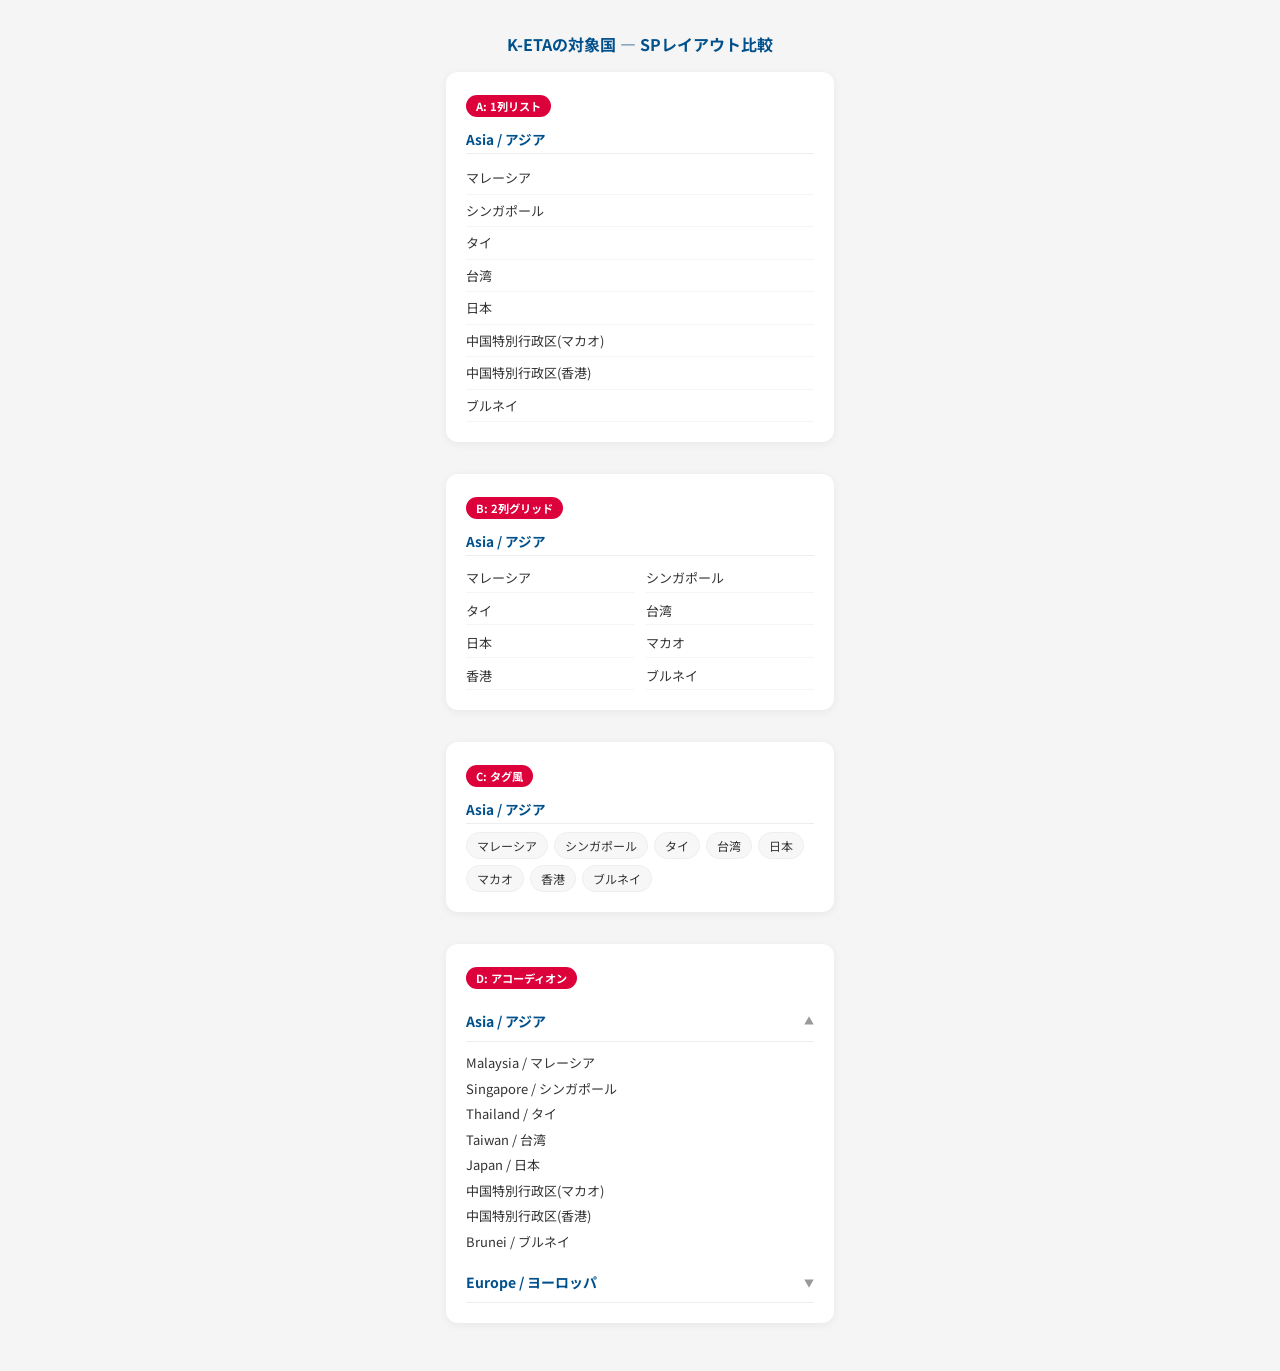
<file: country-demo.html>
<!DOCTYPE html>
<html lang="ja">
<head>
<meta charset="UTF-8">
<meta name="viewport" content="width=device-width, initial-scale=1.0">
<title>対象国リスト SPレイアウト比較</title>
<link href="https://fonts.googleapis.com/css2?family=Noto+Sans+JP:wght@400;500;700&display=swap" rel="stylesheet">
<style>
*{box-sizing:border-box;margin:0;padding:0}
body{font-family:'Noto Sans JP',sans-serif;background:#f5f5f5;color:#333;padding:16px;max-width:420px;margin:0 auto}
h1{font-size:1rem;text-align:center;margin:16px 0;color:#00508C}
.pattern{background:#fff;border-radius:12px;padding:20px;margin-bottom:32px;box-shadow:0 2px 8px rgba(0,0,0,.06)}
.tag{background:#dc003b;color:#fff;font-size:.7rem;font-weight:700;padding:3px 10px;border-radius:16px;display:inline-block;margin-bottom:12px}
h2{font-size:.95rem;margin-bottom:12px;color:#333}
h3{font-size:.85rem;color:#00508C;margin-bottom:8px;padding-bottom:4px;border-bottom:1px solid #eee}

/* A: 1列リスト */
.list-a li{font-size:13px;line-height:1.5;padding:6px 0;border-bottom:1px solid #f5f5f5;list-style:none}

/* B: 2列グリッド（日本語のみ） */
.list-b{display:grid;grid-template-columns:1fr 1fr;gap:4px 12px;list-style:none}
.list-b li{font-size:13px;line-height:1.5;padding:4px 0;border-bottom:1px solid #f5f5f5}

/* C: タグ風 */
.list-c{display:flex;flex-wrap:wrap;gap:6px;list-style:none}
.list-c li{font-size:12px;background:#f7f7f7;padding:4px 10px;border-radius:16px;border:1px solid #eee}

/* D: アコーディオン（地域ごとに開閉） */
.acc-header{font-size:14px;font-weight:700;color:#00508C;padding:10px 0;border-bottom:1px solid #eee;cursor:pointer;display:flex;justify-content:space-between;align-items:center}
.acc-header::after{content:'▼';font-size:10px;color:#999;transition:transform .2s}
.acc-header.open::after{transform:rotate(180deg)}
.acc-body{max-height:0;overflow:hidden;transition:max-height .3s}
.acc-body.open{max-height:500px}
.acc-body ul{list-style:none;padding:8px 0}
.acc-body li{font-size:13px;line-height:1.5;padding:3px 0}
</style>
</head>
<body>

<h1>K-ETAの対象国 — SPレイアウト比較</h1>

<!-- A -->
<div class="pattern">
<span class="tag">A: 1列リスト</span>
<h3>Asia / アジア</h3>
<ul class="list-a">
<li>マレーシア</li><li>シンガポール</li><li>タイ</li><li>台湾</li><li>日本</li><li>中国特別行政区(マカオ)</li><li>中国特別行政区(香港)</li><li>ブルネイ</li>
</ul>
</div>

<!-- B -->
<div class="pattern">
<span class="tag">B: 2列グリッド</span>
<h3>Asia / アジア</h3>
<ul class="list-b">
<li>マレーシア</li><li>シンガポール</li><li>タイ</li><li>台湾</li><li>日本</li><li>マカオ</li><li>香港</li><li>ブルネイ</li>
</ul>
</div>

<!-- C -->
<div class="pattern">
<span class="tag">C: タグ風</span>
<h3>Asia / アジア</h3>
<ul class="list-c">
<li>マレーシア</li><li>シンガポール</li><li>タイ</li><li>台湾</li><li>日本</li><li>マカオ</li><li>香港</li><li>ブルネイ</li>
</ul>
</div>

<!-- D -->
<div class="pattern">
<span class="tag">D: アコーディオン</span>
<div class="acc-header open" onclick="this.classList.toggle('open');this.nextElementSibling.classList.toggle('open')">Asia / アジア</div>
<div class="acc-body open">
<ul>
<li>Malaysia / マレーシア</li><li>Singapore / シンガポール</li><li>Thailand / タイ</li><li>Taiwan / 台湾</li><li>Japan / 日本</li><li>中国特別行政区(マカオ)</li><li>中国特別行政区(香港)</li><li>Brunei / ブルネイ</li>
</ul>
</div>
<div class="acc-header" onclick="this.classList.toggle('open');this.nextElementSibling.classList.toggle('open')">Europe / ヨーロッパ</div>
<div class="acc-body">
<ul>
<li>Austria / オーストリア</li><li>Belgium / ベルギー</li><li>Denmark / デンマーク</li><li>Finland / フィンランド</li><li>France / フランス</li><li>Germany / ドイツ</li><li>Greece / ギリシャ</li><li>Italy / イタリア</li>
</ul>
</div>
</div>

</body>
</html>
</file>
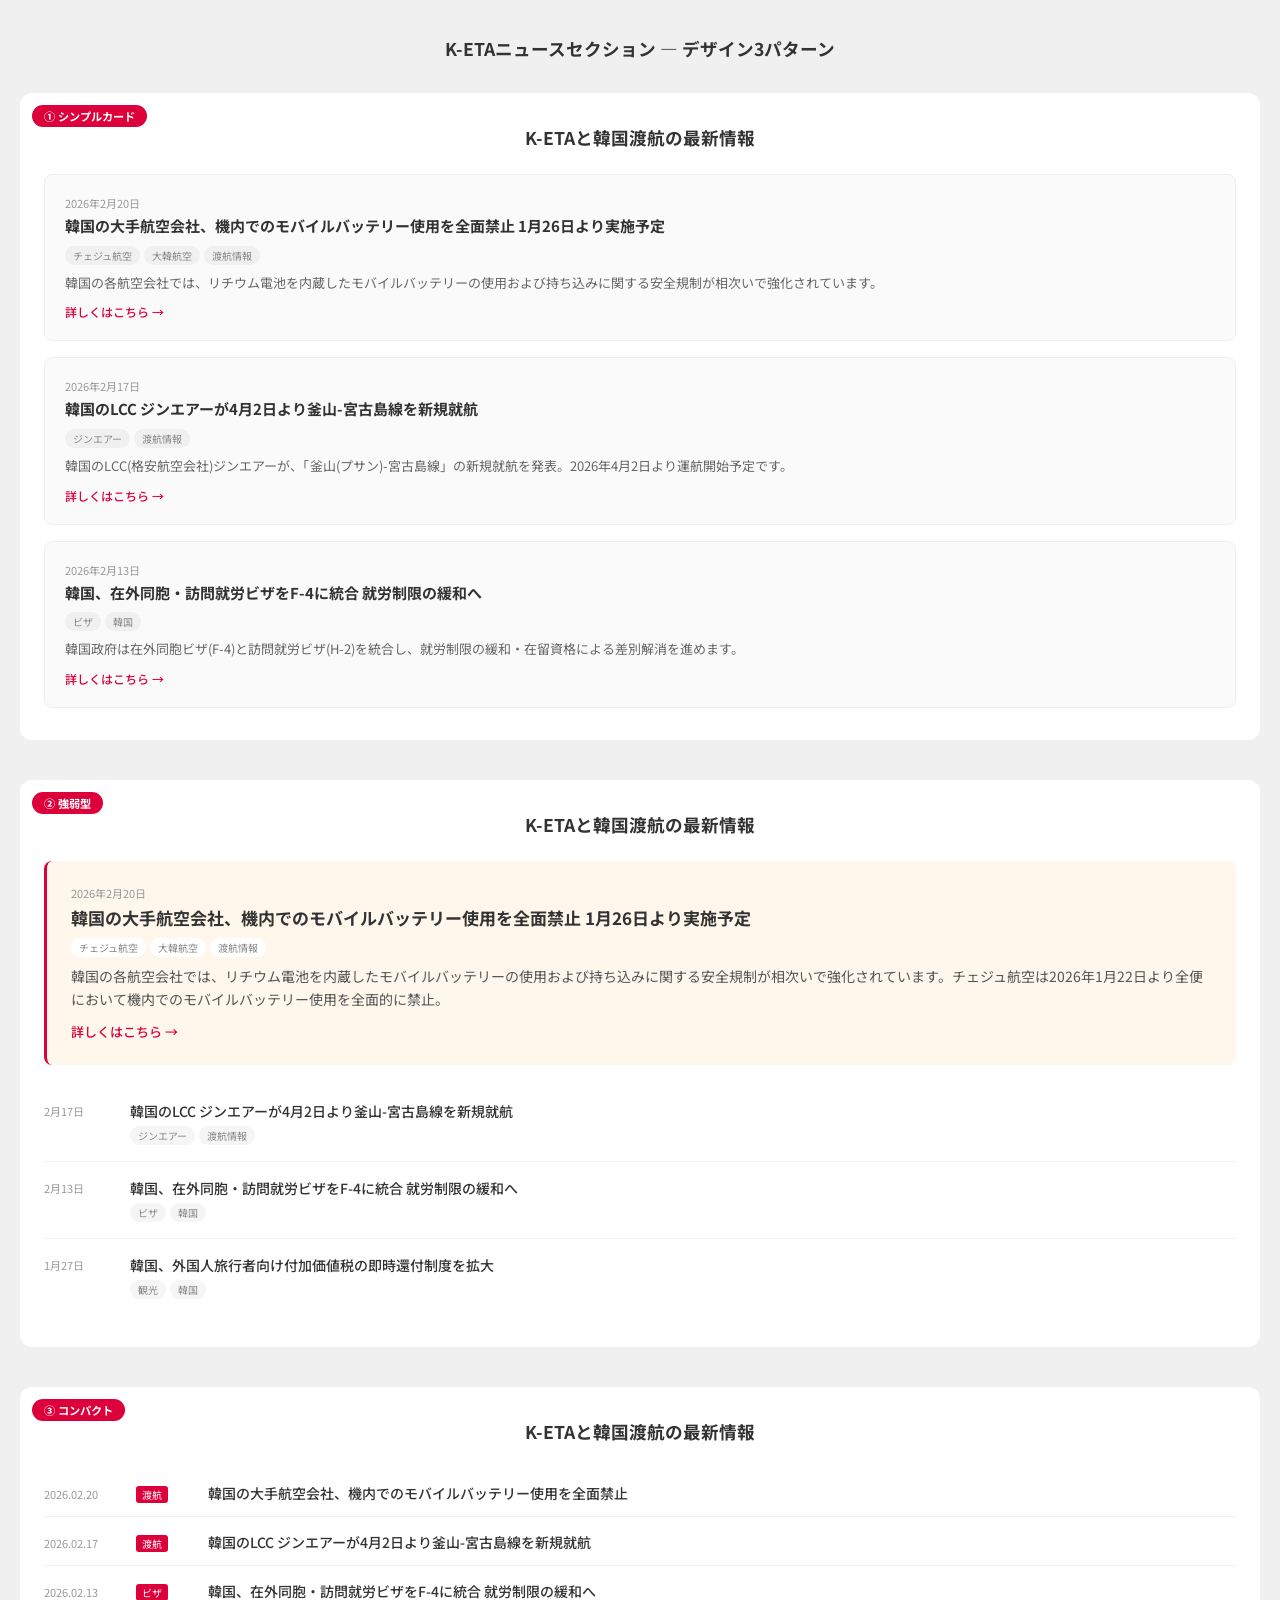
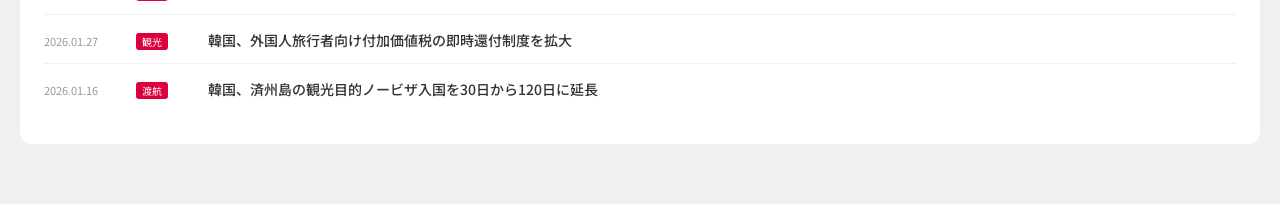
<file: news-demo.html>
<!DOCTYPE html>
<html lang="ja">
<head>
<meta charset="UTF-8">
<meta name="viewport" content="width=device-width, initial-scale=1.0">
<title>ニュースセクション 3パターン</title>
<link href="https://fonts.googleapis.com/css2?family=Noto+Sans+JP:wght@400;500;700&display=swap" rel="stylesheet">
<style>
*{box-sizing:border-box;margin:0;padding:0}
body{font-family:'Noto Sans JP',sans-serif;background:#f0f0f0;color:#333;padding:20px}
h1{text-align:center;font-size:1.1rem;margin:16px 0 32px;color:#333}
.pattern-wrap{background:#fff;border-radius:12px;padding:32px 24px;margin-bottom:40px;position:relative}
.ptag{position:absolute;top:12px;left:12px;background:#dc003b;color:#fff;font-size:.7rem;font-weight:700;padding:3px 12px;border-radius:16px}
.pattern-wrap>h2{text-align:center;font-size:1.1rem;font-weight:700;margin-bottom:24px;color:#333}

/* ========== ① シンプルカード型 ========== */
.news-a .card{background:#fafafa;border:1px solid #eee;border-radius:8px;padding:20px;margin-bottom:16px}
.news-a .card:last-child{margin-bottom:0}
.news-a .card .date{font-size:11px;color:#999;margin-bottom:4px}
.news-a .card h3{font-size:15px;font-weight:700;line-height:1.5;margin-bottom:8px;color:#333}
.news-a .card h3 a{color:#333;text-decoration:none}
.news-a .card .tags{display:flex;flex-wrap:wrap;gap:4px;margin-bottom:8px}
.news-a .card .tag{font-size:10px;color:#888;background:#f0f0f0;padding:2px 8px;border-radius:10px}
.news-a .card .excerpt{font-size:13px;color:#666;line-height:1.6;display:-webkit-box;-webkit-line-clamp:2;-webkit-box-orient:vertical;overflow:hidden}
.news-a .card .more{margin-top:10px;font-size:12px}
.news-a .card .more a{color:#dc003b;text-decoration:none;font-weight:500}

/* ========== ② 強弱型 ========== */
.news-b .card-main{background:#fff7ec;border-radius:8px;padding:24px;margin-bottom:20px;border-left:3px solid #dc003b}
.news-b .card-main .date{font-size:11px;color:#999;margin-bottom:4px}
.news-b .card-main h3{font-size:17px;font-weight:700;line-height:1.5;margin-bottom:8px;color:#333}
.news-b .card-main h3 a{color:#333;text-decoration:none}
.news-b .card-main .tags{display:flex;flex-wrap:wrap;gap:4px;margin-bottom:8px}
.news-b .card-main .tag{font-size:10px;color:#888;background:#fff;padding:2px 8px;border-radius:10px}
.news-b .card-main .excerpt{font-size:14px;color:#555;line-height:1.6;display:-webkit-box;-webkit-line-clamp:3;-webkit-box-orient:vertical;overflow:hidden}
.news-b .card-main .more{margin-top:12px;font-size:13px}
.news-b .card-main .more a{color:#dc003b;text-decoration:none;font-weight:500}

.news-b .card-sub{display:flex;align-items:flex-start;gap:16px;padding:16px 0;border-bottom:1px solid #f0f0f0}
.news-b .card-sub:last-child{border-bottom:none}
.news-b .card-sub .date-col{flex-shrink:0;font-size:11px;color:#999;width:70px;padding-top:2px}
.news-b .card-sub .content{flex:1}
.news-b .card-sub h3{font-size:14px;font-weight:500;line-height:1.5;color:#333}
.news-b .card-sub h3 a{color:#333;text-decoration:none}
.news-b .card-sub .tags{display:flex;flex-wrap:wrap;gap:4px;margin-top:4px}
.news-b .card-sub .tag{font-size:10px;color:#888;background:#f5f5f5;padding:2px 8px;border-radius:10px}

/* ========== ③ コンパクト一覧型 ========== */
.news-c .row{display:flex;align-items:baseline;gap:12px;padding:12px 0;border-bottom:1px solid #f0f0f0}
.news-c .row:last-child{border-bottom:none}
.news-c .row .date{flex-shrink:0;font-size:11px;color:#999;width:80px}
.news-c .row .tags-inline{flex-shrink:0;width:60px}
.news-c .row .tags-inline .tag{font-size:10px;color:#fff;background:#dc003b;padding:1px 6px;border-radius:3px}
.news-c .row h3{flex:1;font-size:14px;font-weight:500;line-height:1.4;color:#333}
.news-c .row h3 a{color:#333;text-decoration:none}
.news-c .row h3 a:hover{color:#dc003b}

@media(max-width:768px){
  body{padding:12px}
  .pattern-wrap{padding:20px 16px}
  .news-b .card-sub{flex-direction:column;gap:4px}
  .news-b .card-sub .date-col{width:auto}
  .news-c .row{flex-wrap:wrap}
  .news-c .row .date{width:auto}
  .news-c .row .tags-inline{width:auto}
  .news-c .row h3{flex:0 0 100%;margin-top:4px}
}
</style>
</head>
<body>

<h1>K-ETAニュースセクション — デザイン3パターン</h1>

<!-- ① シンプルカード型 -->
<div class="pattern-wrap">
<span class="ptag">① シンプルカード</span>
<h2>K-ETAと韓国渡航の最新情報</h2>
<div class="news-a">

<div class="card">
<div class="date">2026年2月20日</div>
<h3><a href="#">韓国の大手航空会社、機内でのモバイルバッテリー使用を全面禁止 1月26日より実施予定</a></h3>
<div class="tags"><span class="tag">チェジュ航空</span><span class="tag">大韓航空</span><span class="tag">渡航情報</span></div>
<div class="excerpt">韓国の各航空会社では、リチウム電池を内蔵したモバイルバッテリーの使用および持ち込みに関する安全規制が相次いで強化されています。</div>
<div class="more"><a href="#">詳しくはこちら →</a></div>
</div>

<div class="card">
<div class="date">2026年2月17日</div>
<h3><a href="#">韓国のLCC ジンエアーが4月2日より釜山-宮古島線を新規就航</a></h3>
<div class="tags"><span class="tag">ジンエアー</span><span class="tag">渡航情報</span></div>
<div class="excerpt">韓国のLCC(格安航空会社)ジンエアーが、「釜山(プサン)-宮古島線」の新規就航を発表。2026年4月2日より運航開始予定です。</div>
<div class="more"><a href="#">詳しくはこちら →</a></div>
</div>

<div class="card">
<div class="date">2026年2月13日</div>
<h3><a href="#">韓国、在外同胞・訪問就労ビザをF-4に統合 就労制限の緩和へ</a></h3>
<div class="tags"><span class="tag">ビザ</span><span class="tag">韓国</span></div>
<div class="excerpt">韓国政府は在外同胞ビザ(F-4)と訪問就労ビザ(H-2)を統合し、就労制限の緩和・在留資格による差別解消を進めます。</div>
<div class="more"><a href="#">詳しくはこちら →</a></div>
</div>

</div>
</div>

<!-- ② 強弱型 -->
<div class="pattern-wrap">
<span class="ptag">② 強弱型</span>
<h2>K-ETAと韓国渡航の最新情報</h2>
<div class="news-b">

<div class="card-main">
<div class="date">2026年2月20日</div>
<h3><a href="#">韓国の大手航空会社、機内でのモバイルバッテリー使用を全面禁止 1月26日より実施予定</a></h3>
<div class="tags"><span class="tag">チェジュ航空</span><span class="tag">大韓航空</span><span class="tag">渡航情報</span></div>
<div class="excerpt">韓国の各航空会社では、リチウム電池を内蔵したモバイルバッテリーの使用および持ち込みに関する安全規制が相次いで強化されています。チェジュ航空は2026年1月22日より全便において機内でのモバイルバッテリー使用を全面的に禁止。</div>
<div class="more"><a href="#">詳しくはこちら →</a></div>
</div>

<div class="card-sub">
<div class="date-col">2月17日</div>
<div class="content">
<h3><a href="#">韓国のLCC ジンエアーが4月2日より釜山-宮古島線を新規就航</a></h3>
<div class="tags"><span class="tag">ジンエアー</span><span class="tag">渡航情報</span></div>
</div>
</div>

<div class="card-sub">
<div class="date-col">2月13日</div>
<div class="content">
<h3><a href="#">韓国、在外同胞・訪問就労ビザをF-4に統合 就労制限の緩和へ</a></h3>
<div class="tags"><span class="tag">ビザ</span><span class="tag">韓国</span></div>
</div>
</div>

<div class="card-sub">
<div class="date-col">1月27日</div>
<div class="content">
<h3><a href="#">韓国、外国人旅行者向け付加価値税の即時還付制度を拡大</a></h3>
<div class="tags"><span class="tag">観光</span><span class="tag">韓国</span></div>
</div>
</div>

</div>
</div>

<!-- ③ コンパクト一覧型 -->
<div class="pattern-wrap">
<span class="ptag">③ コンパクト</span>
<h2>K-ETAと韓国渡航の最新情報</h2>
<div class="news-c">

<div class="row">
<div class="date">2026.02.20</div>
<div class="tags-inline"><span class="tag">渡航</span></div>
<h3><a href="#">韓国の大手航空会社、機内でのモバイルバッテリー使用を全面禁止</a></h3>
</div>

<div class="row">
<div class="date">2026.02.17</div>
<div class="tags-inline"><span class="tag">渡航</span></div>
<h3><a href="#">韓国のLCC ジンエアーが4月2日より釜山-宮古島線を新規就航</a></h3>
</div>

<div class="row">
<div class="date">2026.02.13</div>
<div class="tags-inline"><span class="tag">ビザ</span></div>
<h3><a href="#">韓国、在外同胞・訪問就労ビザをF-4に統合 就労制限の緩和へ</a></h3>
</div>

<div class="row">
<div class="date">2026.01.27</div>
<div class="tags-inline"><span class="tag">観光</span></div>
<h3><a href="#">韓国、外国人旅行者向け付加価値税の即時還付制度を拡大</a></h3>
</div>

<div class="row">
<div class="date">2026.01.16</div>
<div class="tags-inline"><span class="tag">渡航</span></div>
<h3><a href="#">韓国、済州島の観光目的ノービザ入国を30日から120日に延長</a></h3>
</div>

</div>
</div>

</body>
</html>
</file>
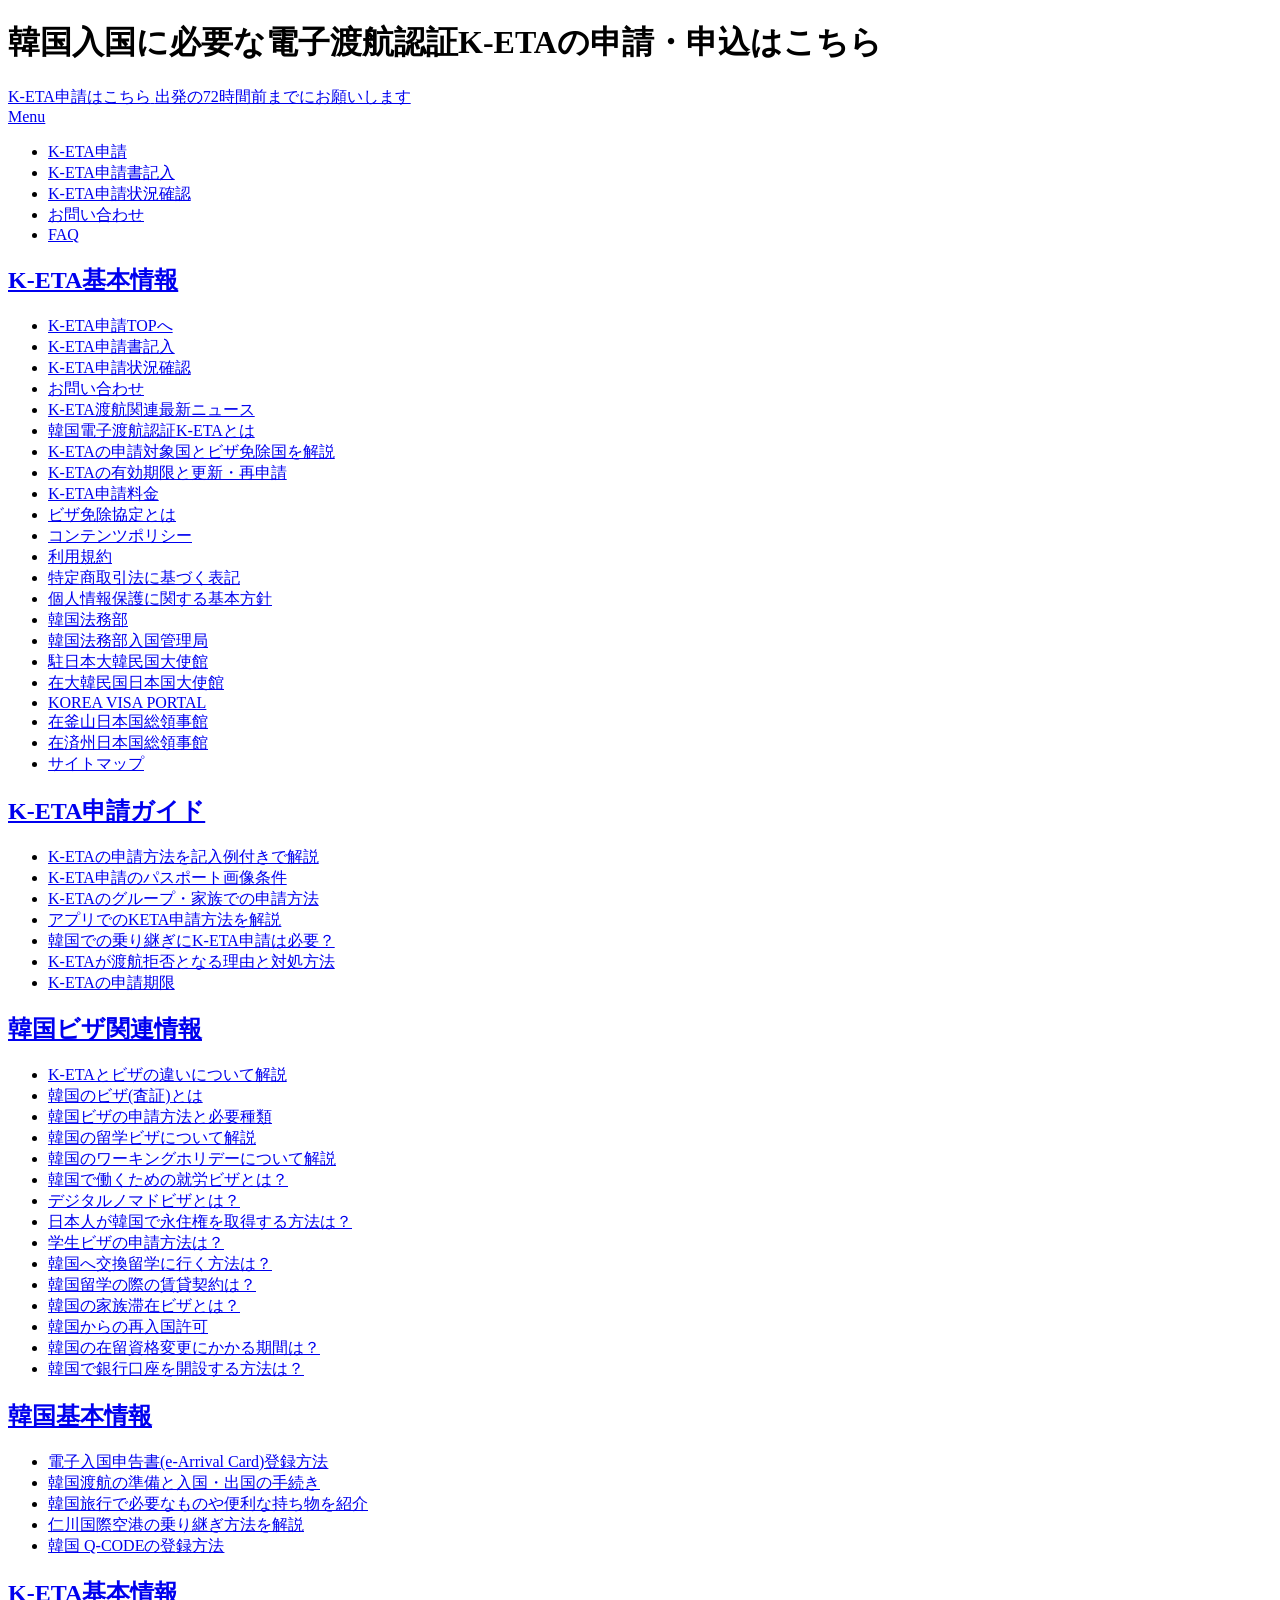
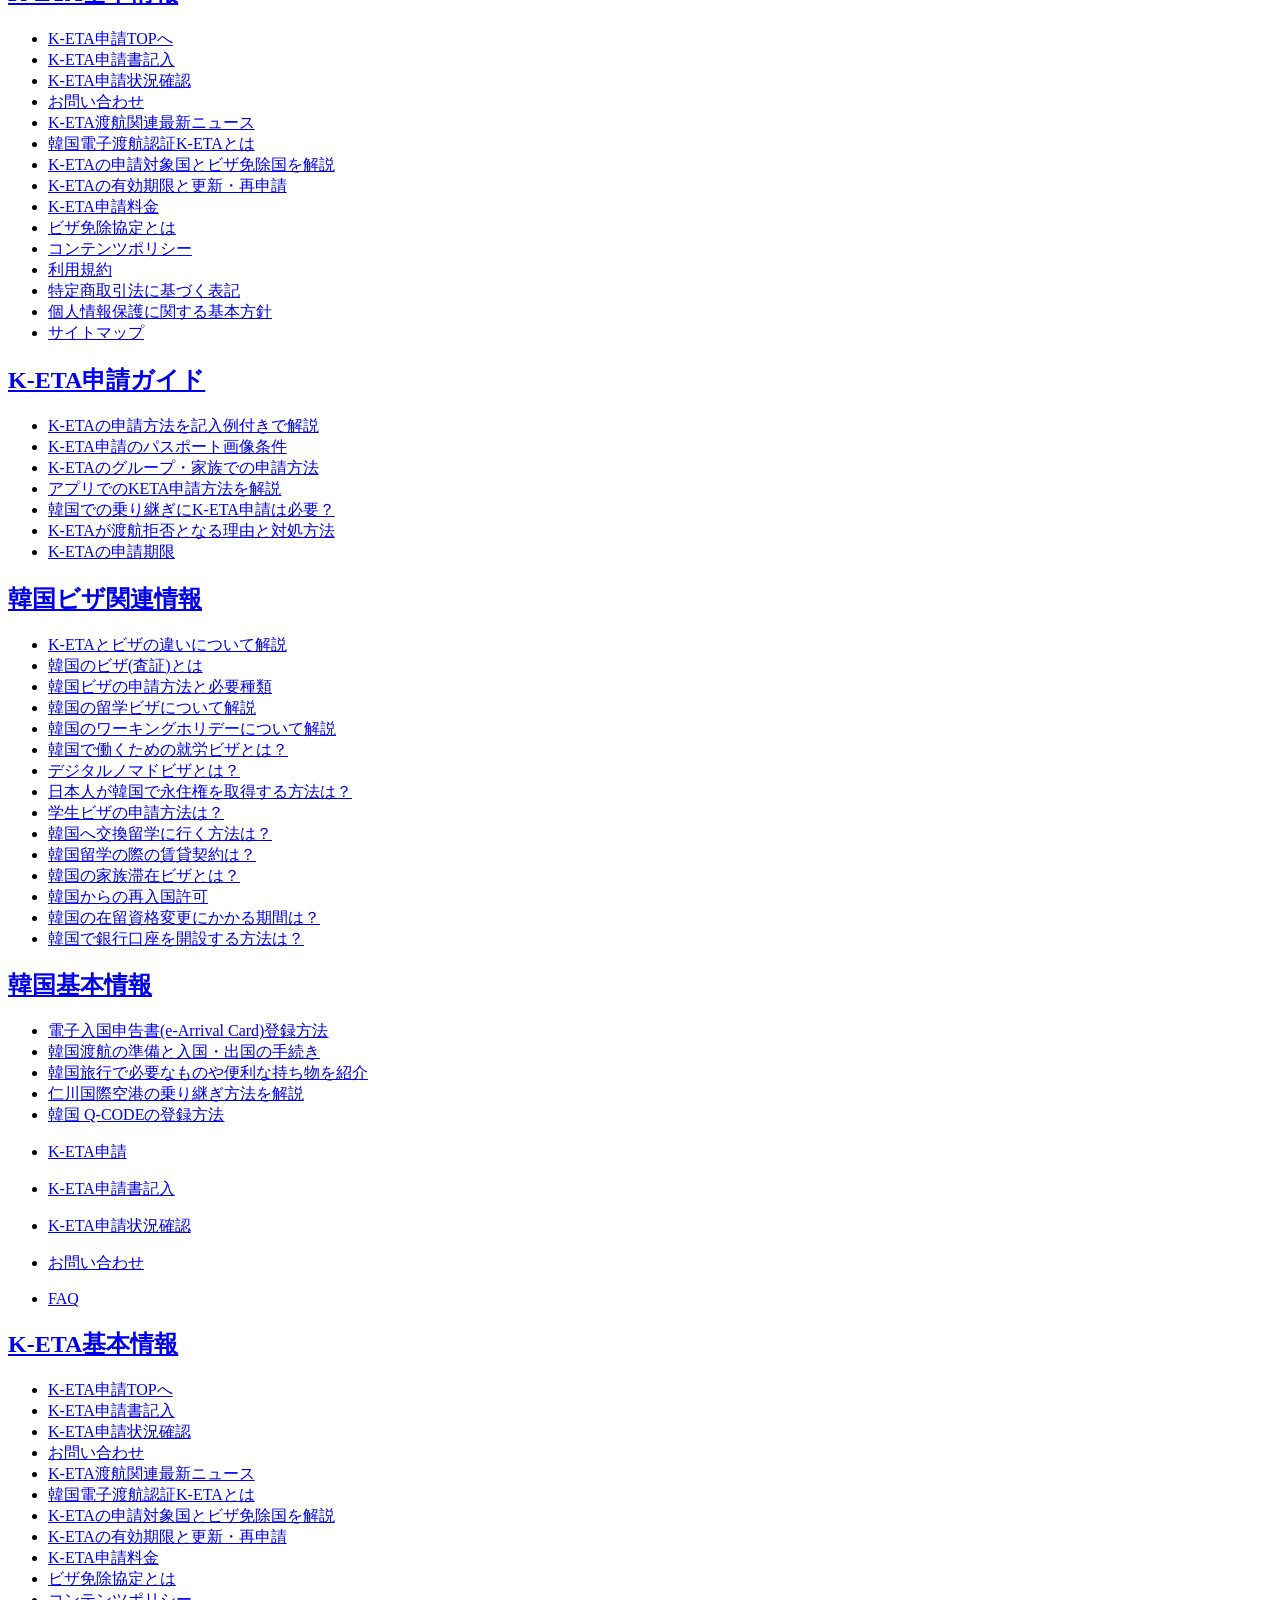
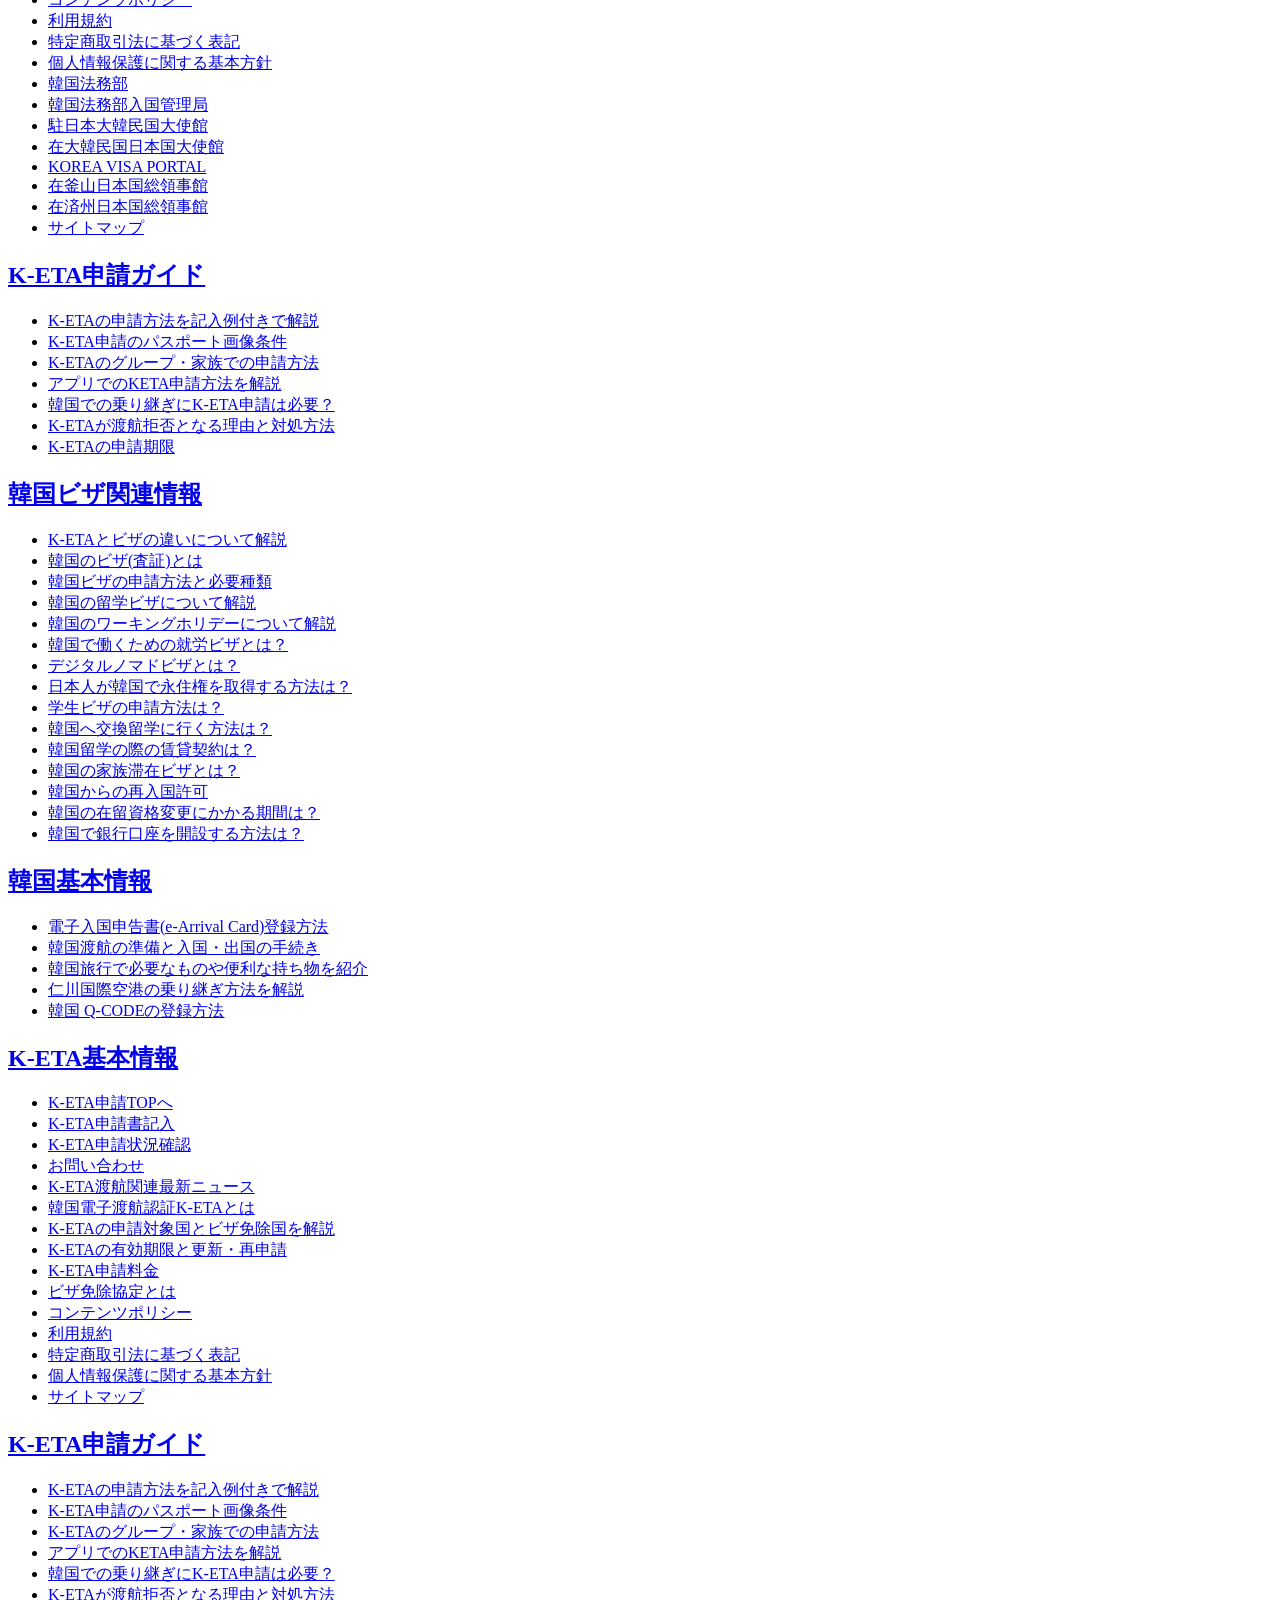
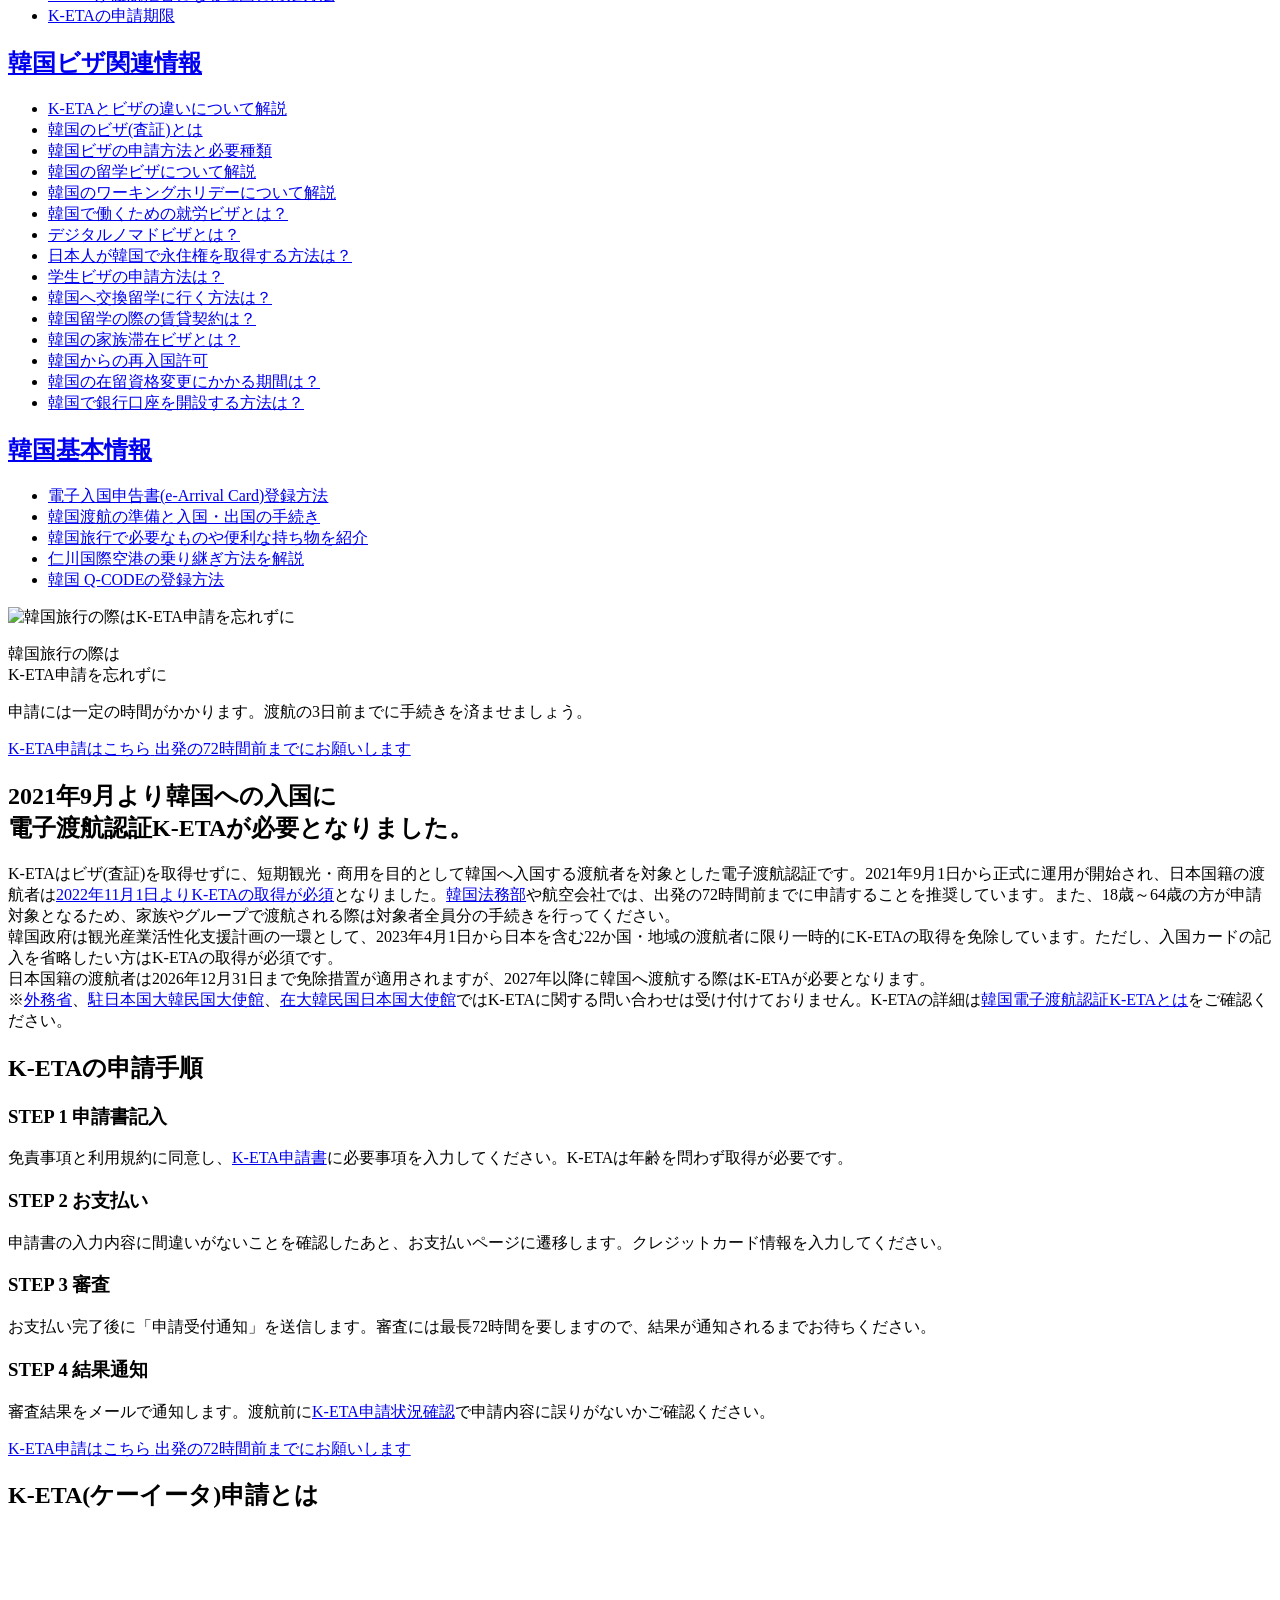
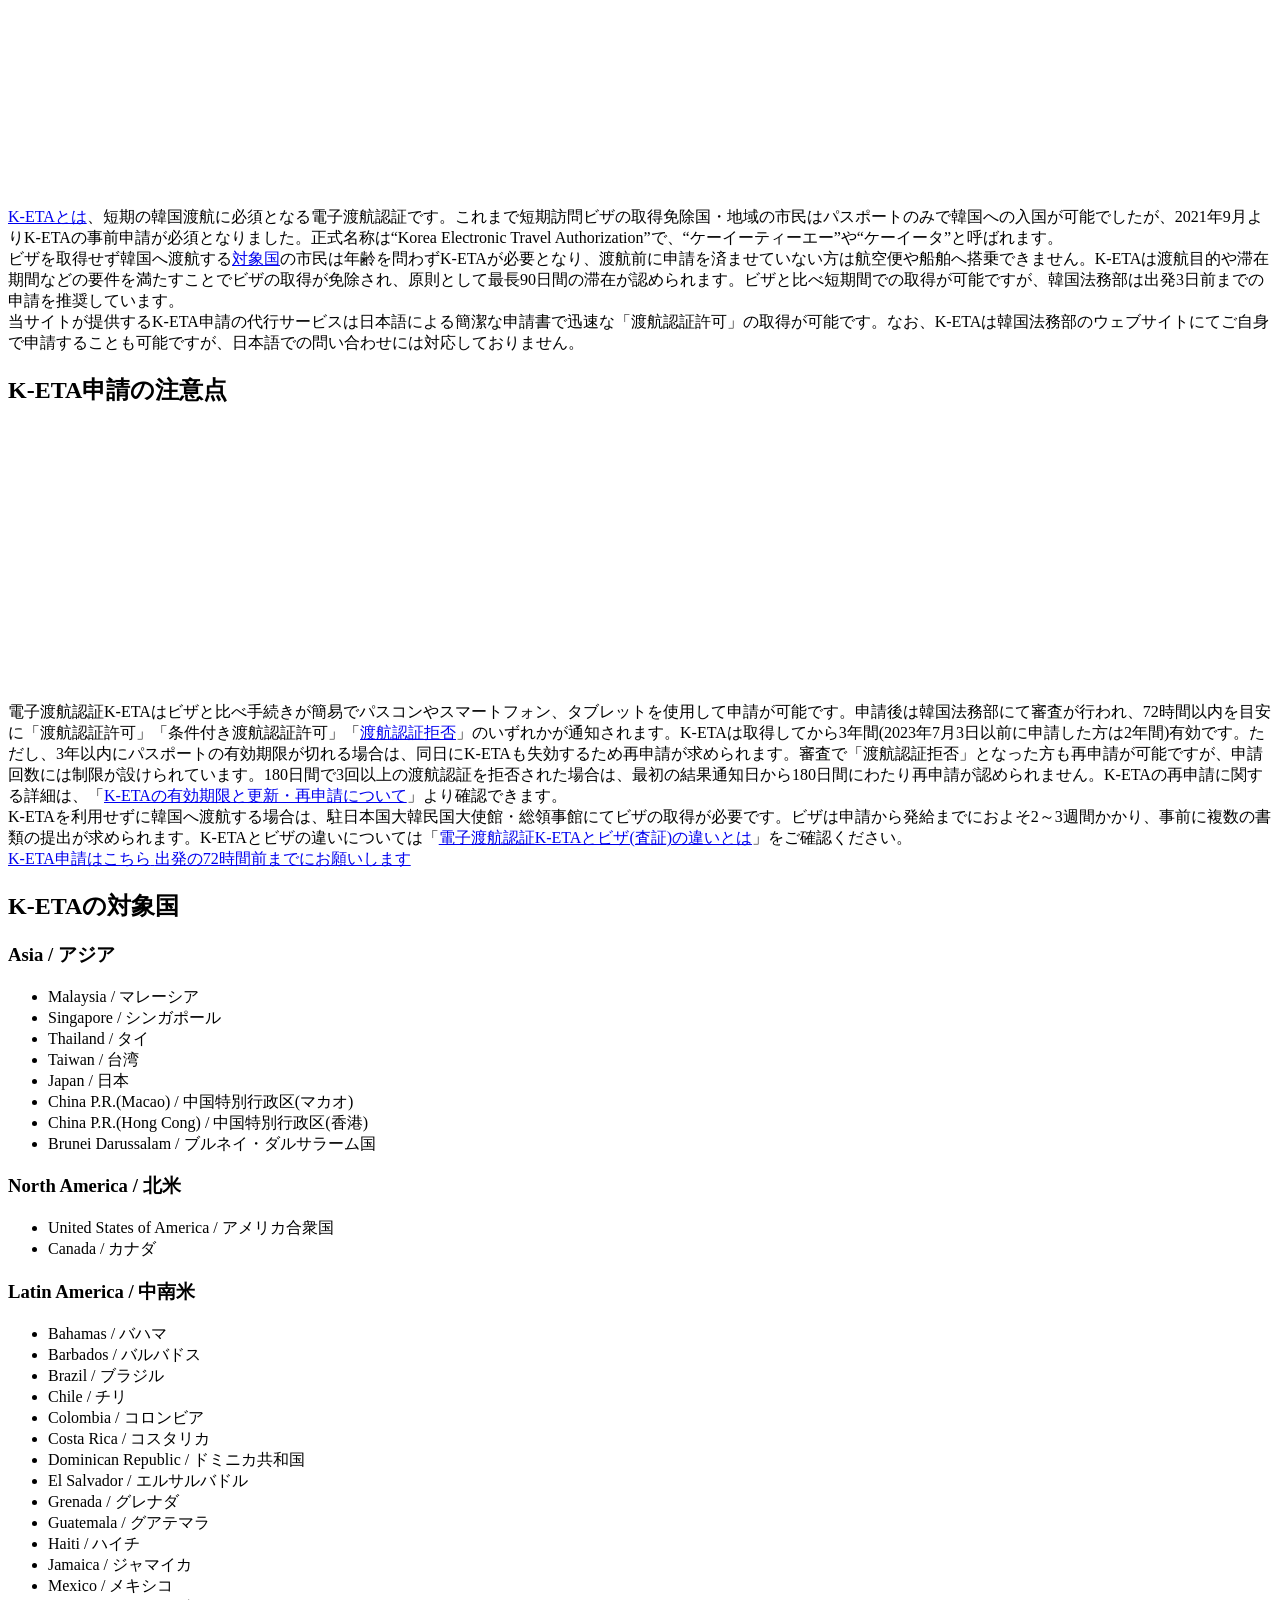
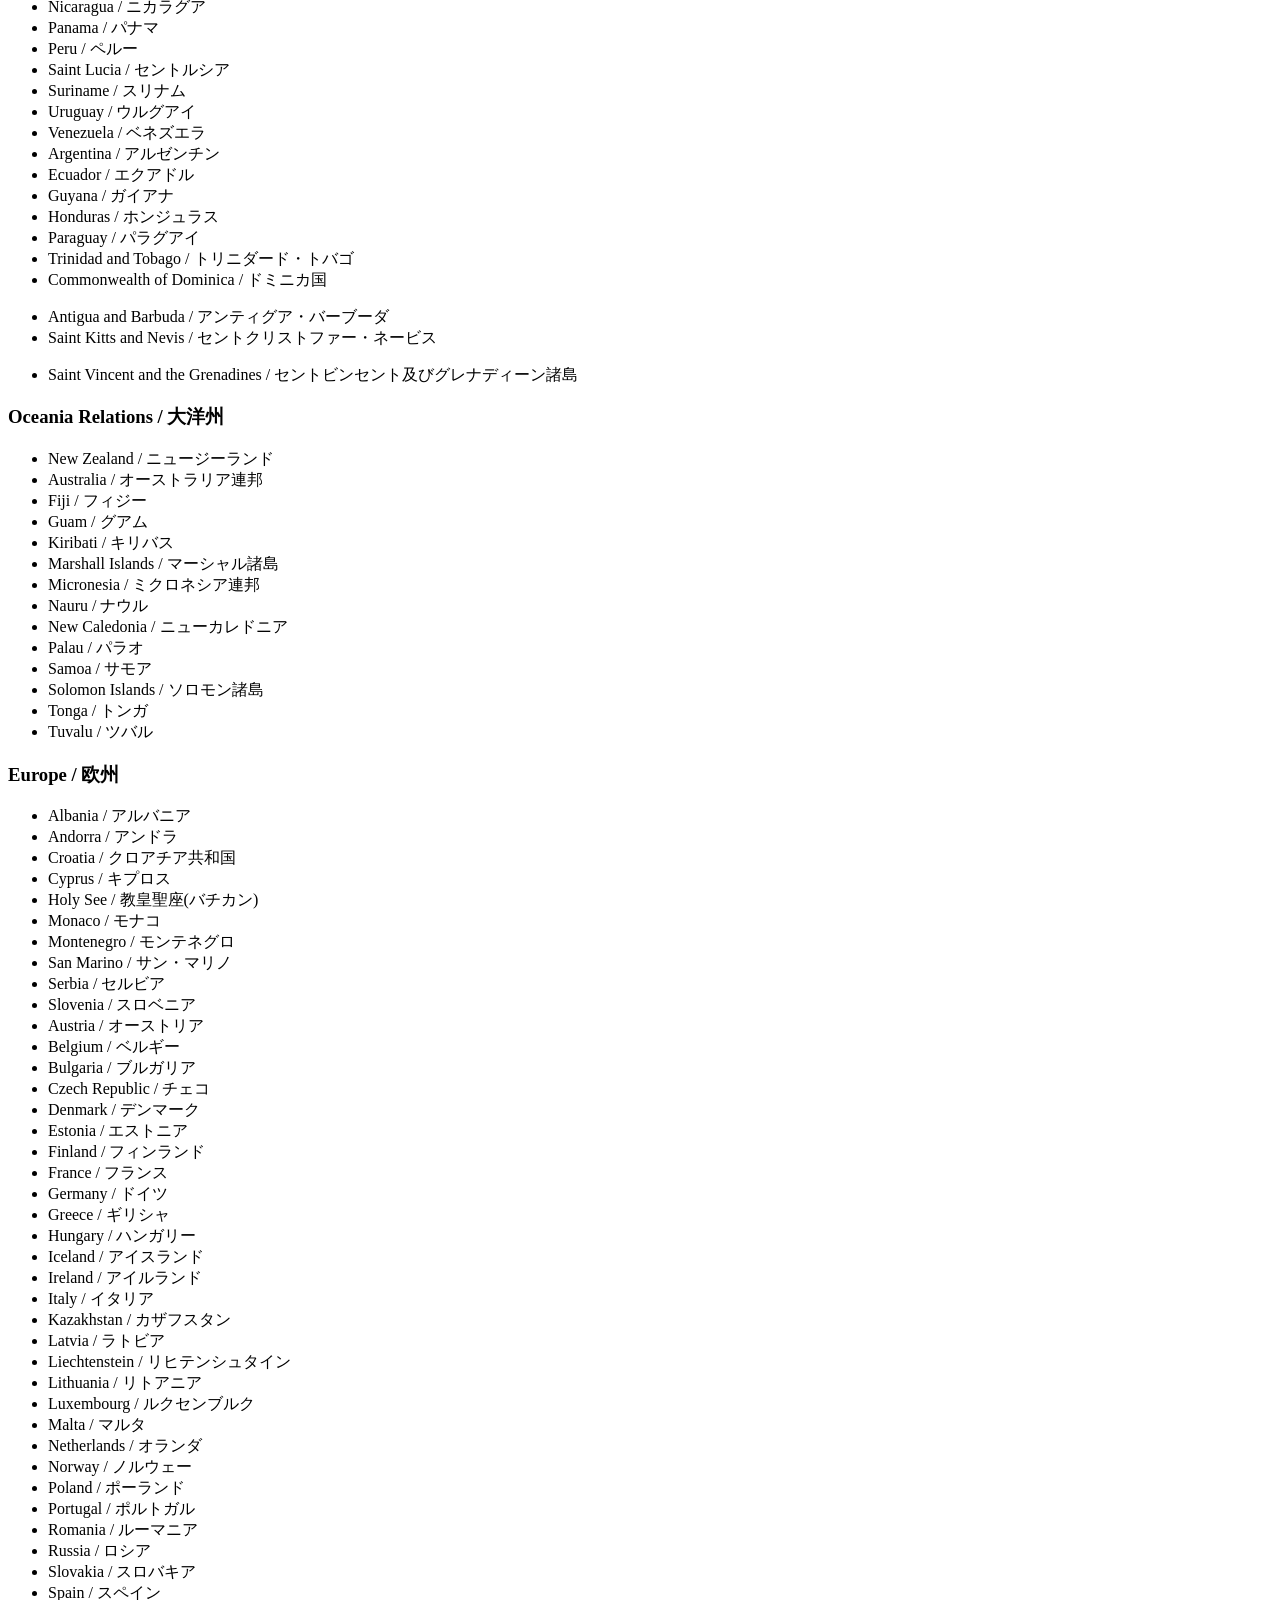
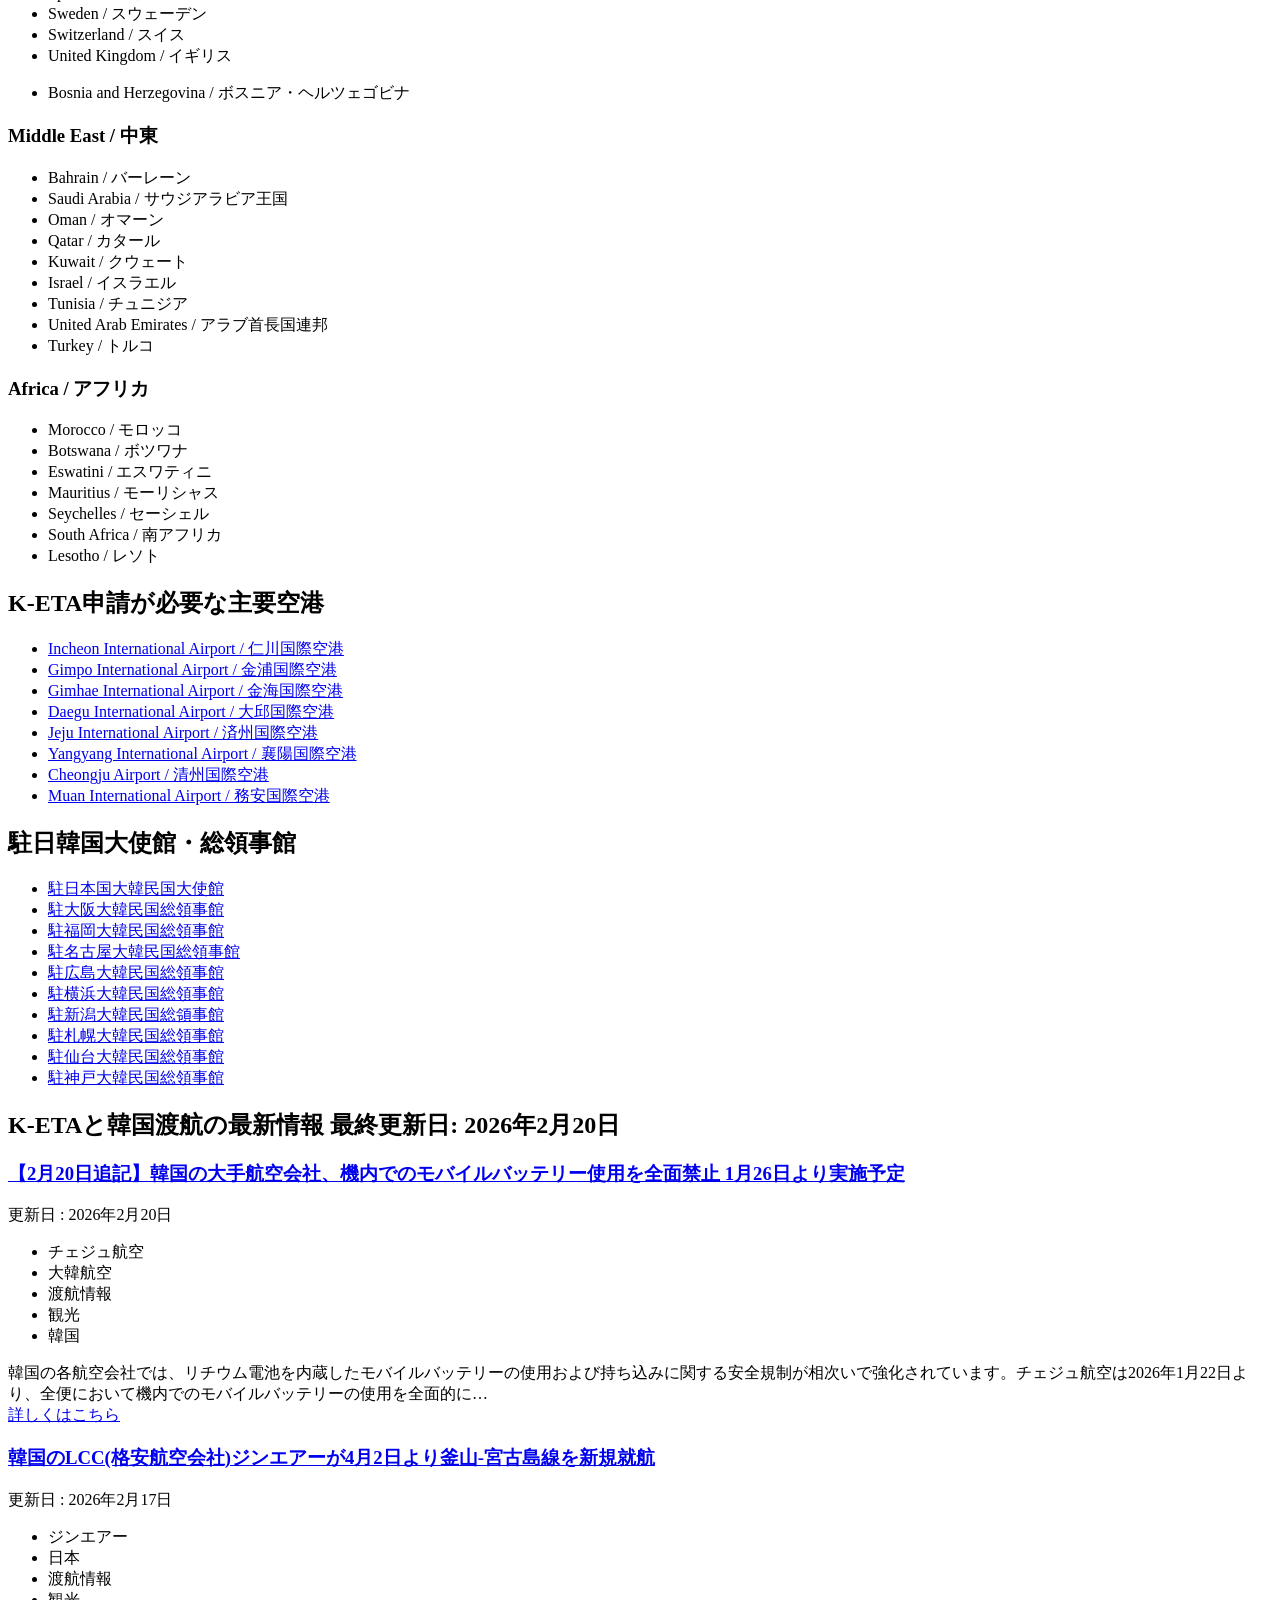
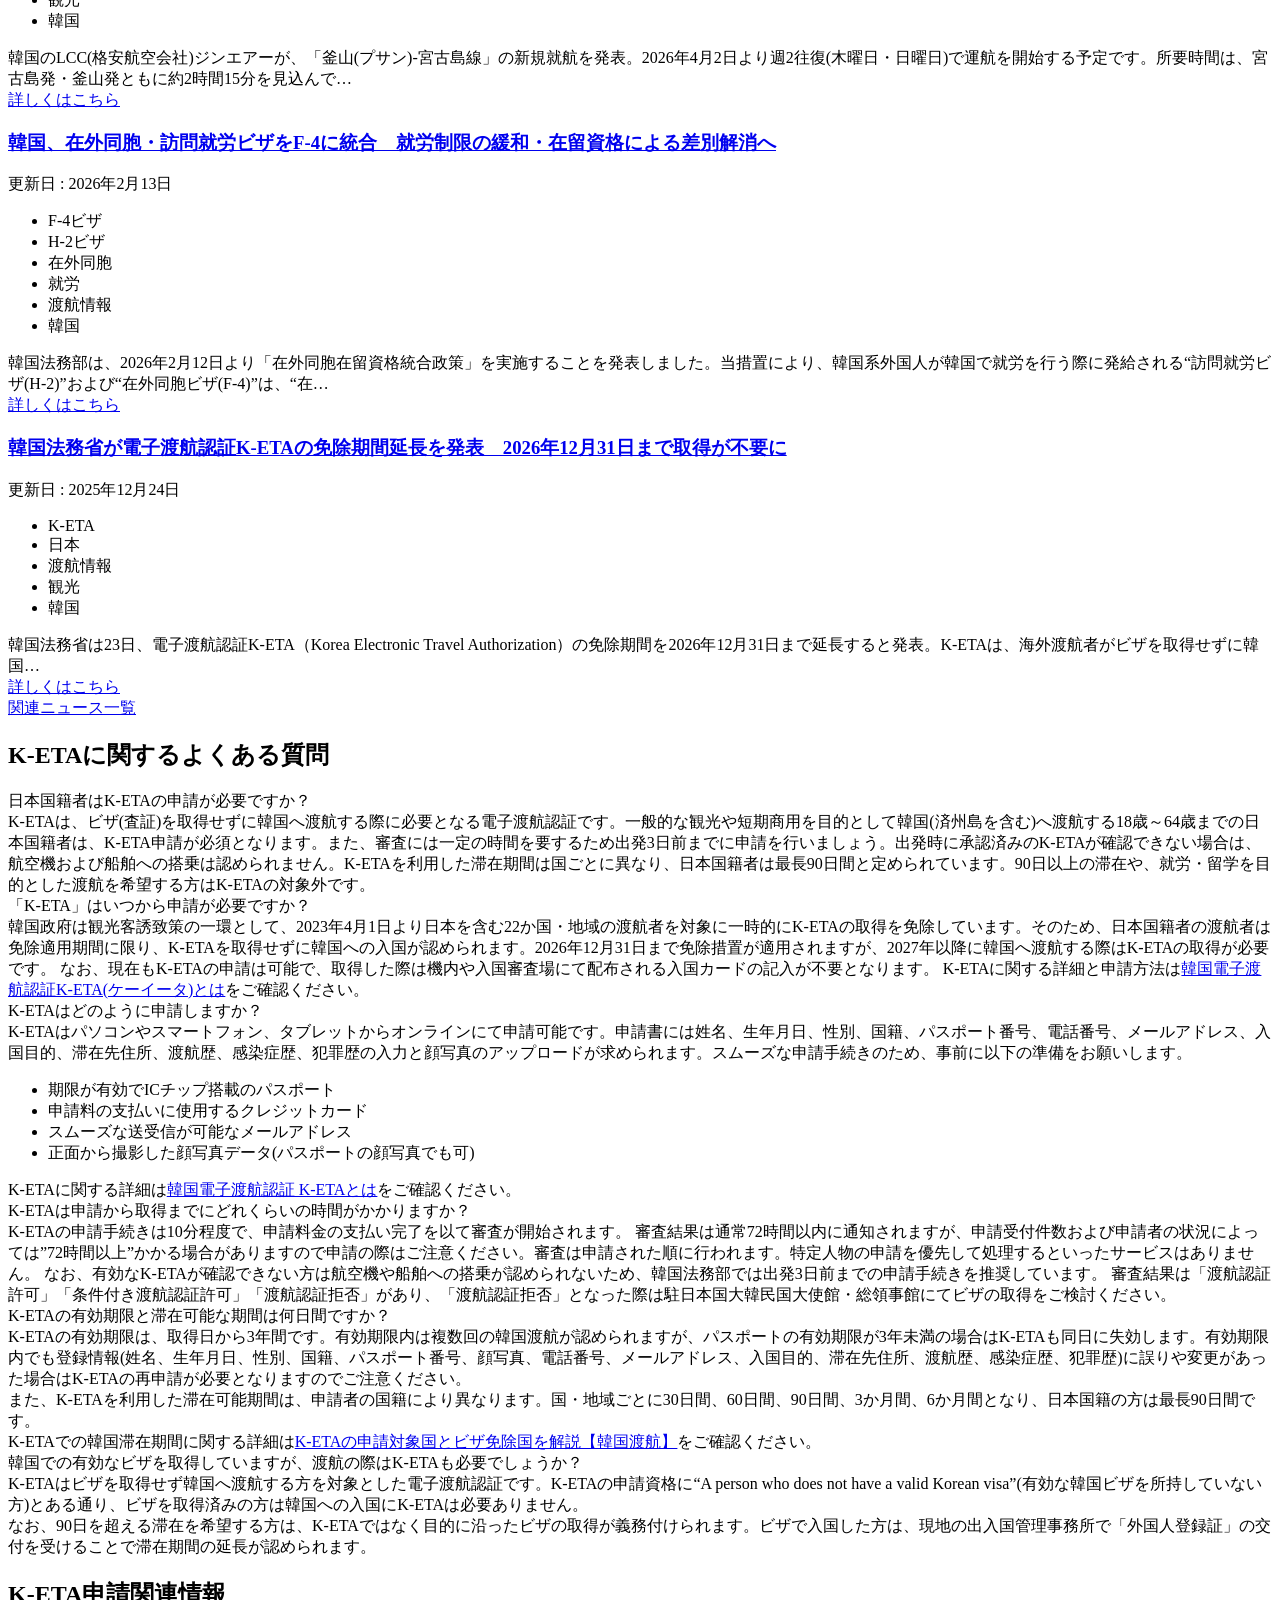
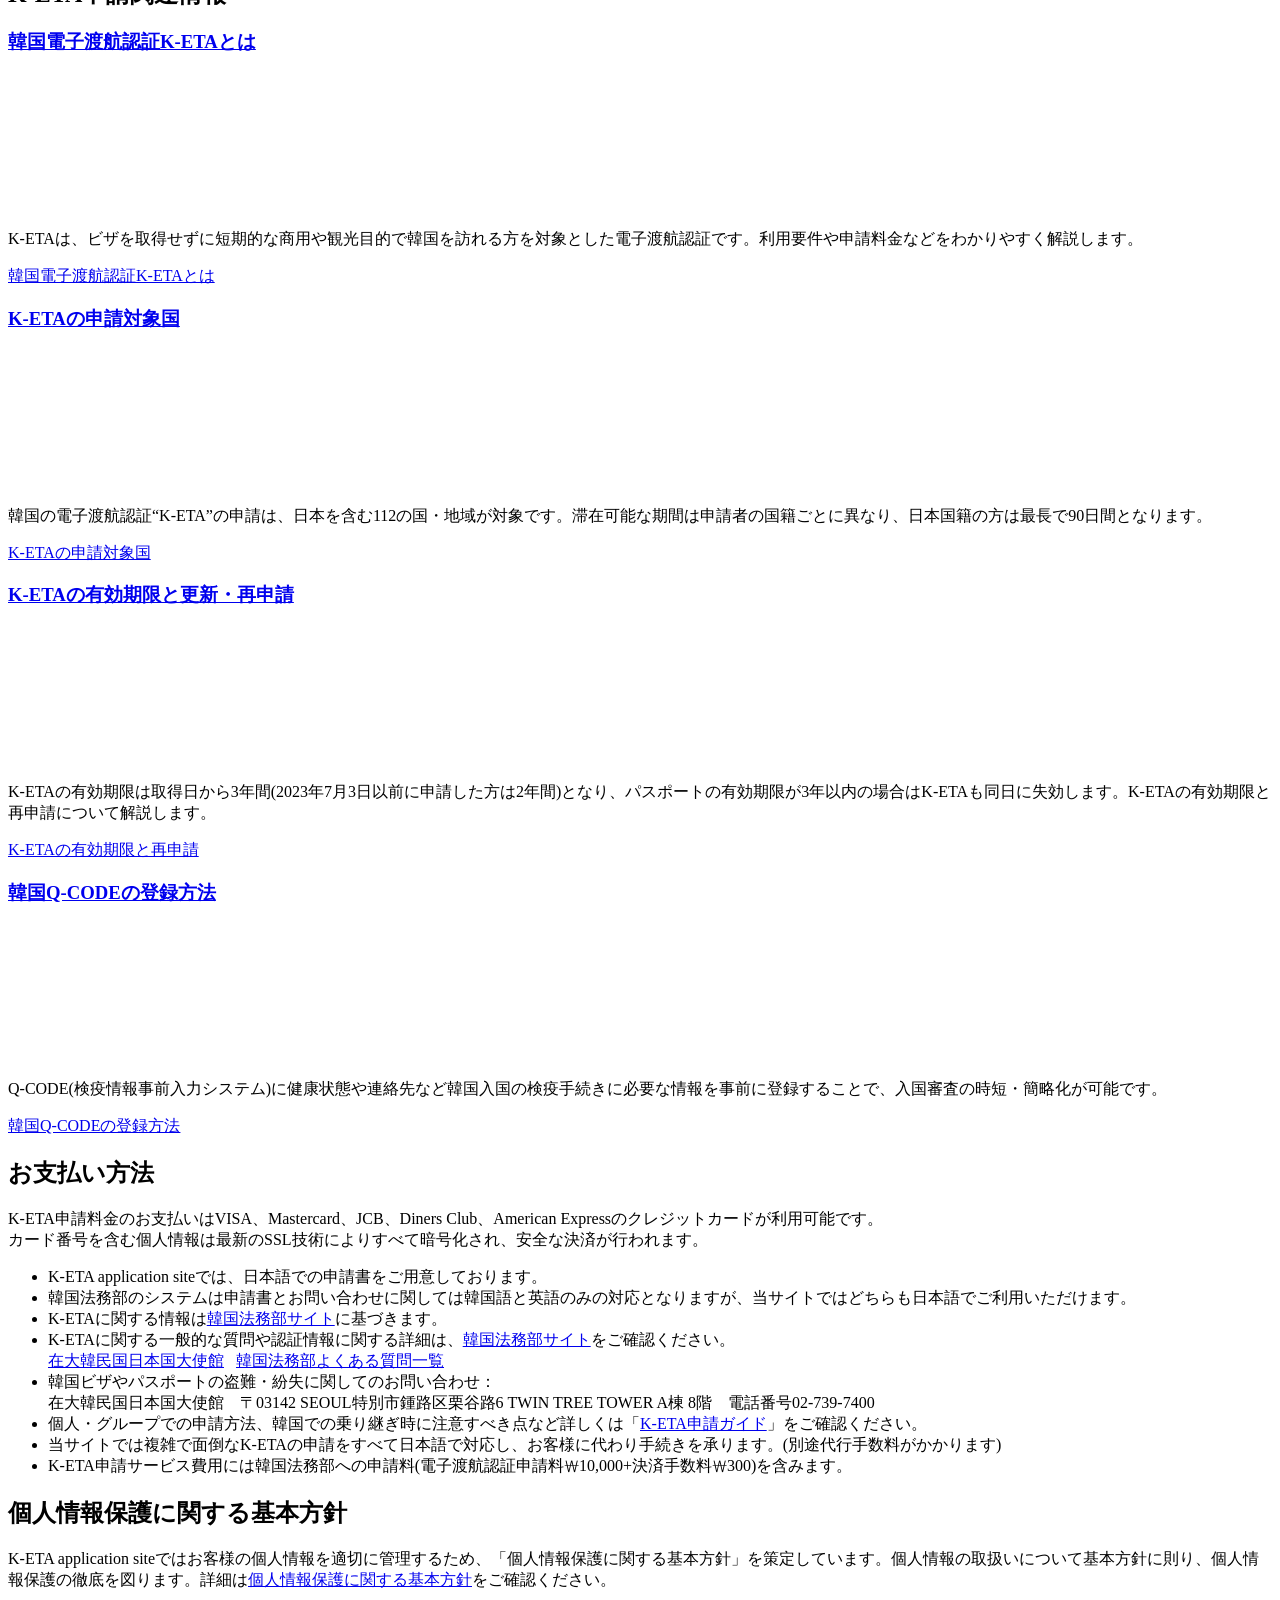
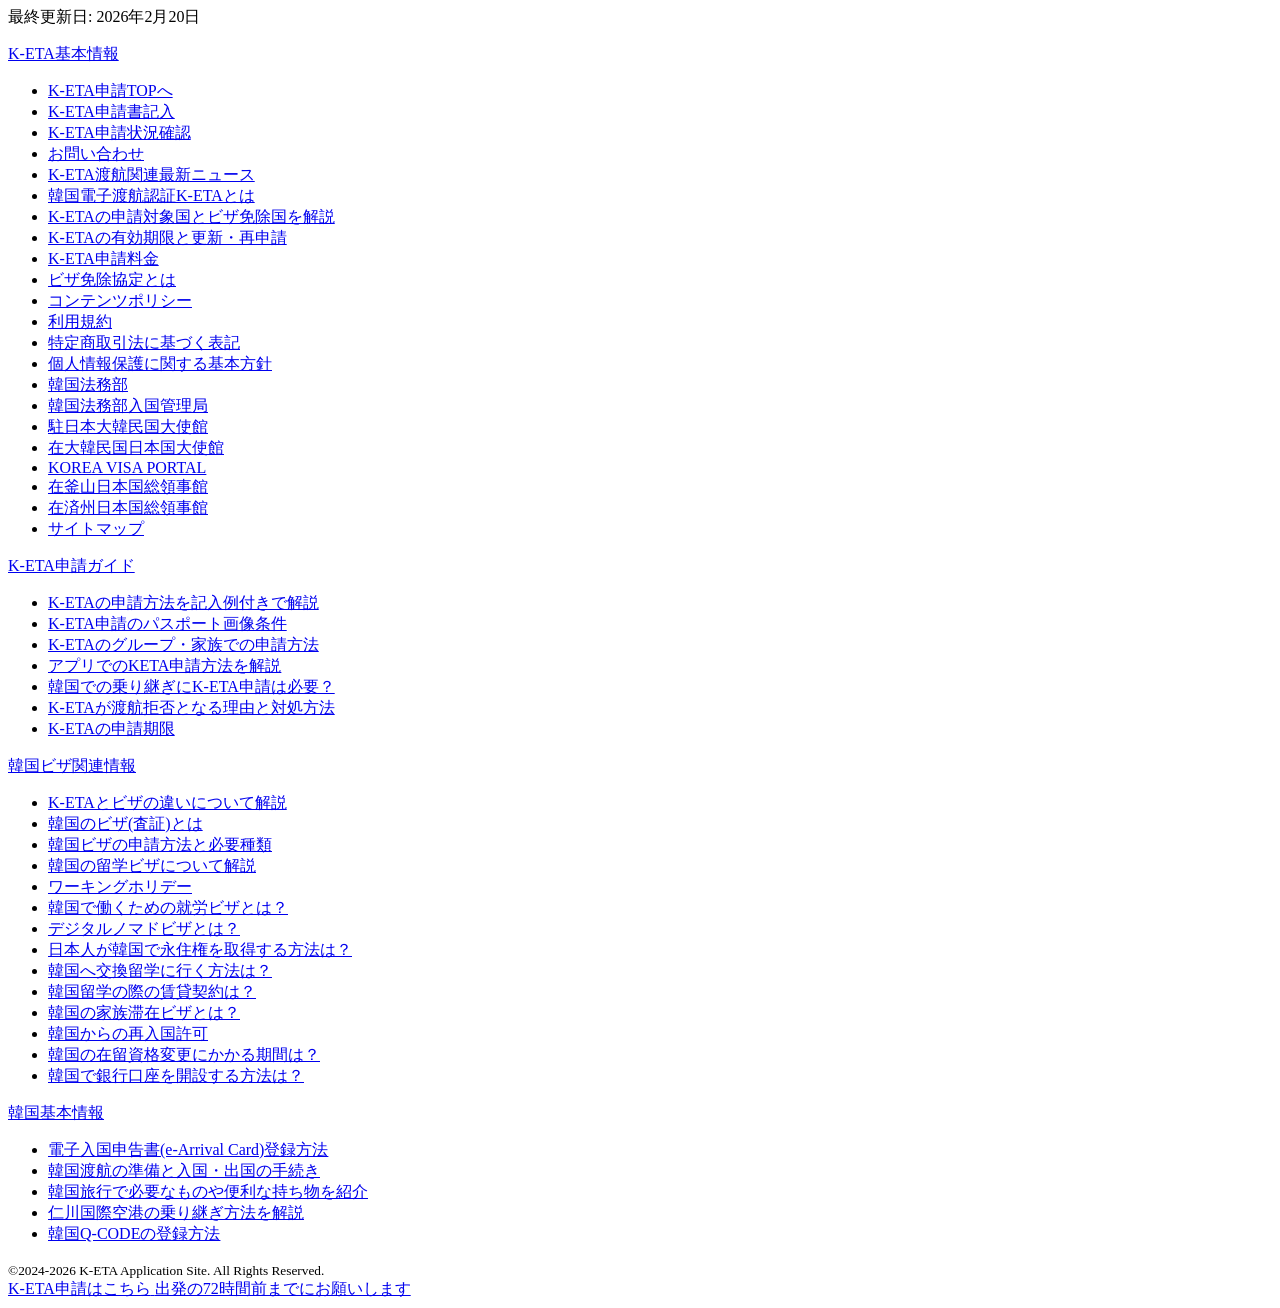
<file: original.html>
<!DOCTYPE html>
<html lang="ja">
<head>
<meta charset="UTF-8">
<meta http-equiv="X-UA-Compatible" content="IE=edge" />
<meta name="viewport" content="width=device-width, initial-scale=1, viewport-fit=cover" />
<meta name="format-detection" content="telephone=no">
<link rel="alternate" hreflang="x-default" href="https://keta-travel.com/top/index.html" />
<link rel="preconnect" href="https://fonts.gstatic.com" crossorigin>
<!-- <link rel="preload" rel="stylesheet" href="https://fonts.googleapis.com/css2?family=Material+Symbols+Outlined:opsz,wght,FILL,GRAD@48,400,0,0&display=swap" /> -->
<link rel="preload" href="https://fonts.googleapis.com/css2?family=Roboto:ital,wght@0,400;0,700;1,700&display=swap" rel="stylesheet">
<link rel="preload" as="style" href="https://keta-travel.com/wp-content/themes/keta/style.css?1770961967">
<link rel="stylesheet" href="https://keta-travel.com/wp-content/themes/keta/style.css?1770961967">
<link rel="preload" as="style" href="https://keta-travel.com/wp-content/themes/keta/top.css?1770961967" />
<link rel="stylesheet" href="https://keta-travel.com/wp-content/themes/keta/top.css?1770961967" />
<link rel="preload" as="style" href="https://keta-travel.com/wp-content/themes/keta/page.css?1770961967" />
<link rel="stylesheet" href="https://keta-travel.com/wp-content/themes/keta/page.css?1770961967" />
<link rel="preload" as="style" href="https://keta-travel.com/wp-content/themes/keta/news.css?1770961967" />
<link rel="stylesheet" href="https://keta-travel.com/wp-content/themes/keta/news.css?1770961967" />
<script data-cfasync="false" data-no-defer="1" data-no-minify="1" data-no-optimize="1">var ewww_webp_supported=!1;function check_webp_feature(A,e){var w;e=void 0!==e?e:function(){},ewww_webp_supported?e(ewww_webp_supported):((w=new Image).onload=function(){ewww_webp_supported=0<w.width&&0<w.height,e&&e(ewww_webp_supported)},w.onerror=function(){e&&e(!1)},w.src="data:image/webp;base64,"+{alpha:"UklGRkoAAABXRUJQVlA4WAoAAAAQAAAAAAAAAAAAQUxQSAwAAAARBxAR/Q9ERP8DAABWUDggGAAAABQBAJ0BKgEAAQAAAP4AAA3AAP7mtQAAAA=="}[A])}check_webp_feature("alpha");</script><script data-cfasync="false" data-no-defer="1" data-no-minify="1" data-no-optimize="1">var Arrive=function(c,w){"use strict";if(c.MutationObserver&&"undefined"!=typeof HTMLElement){var r,a=0,u=(r=HTMLElement.prototype.matches||HTMLElement.prototype.webkitMatchesSelector||HTMLElement.prototype.mozMatchesSelector||HTMLElement.prototype.msMatchesSelector,{matchesSelector:function(e,t){return e instanceof HTMLElement&&r.call(e,t)},addMethod:function(e,t,r){var a=e[t];e[t]=function(){return r.length==arguments.length?r.apply(this,arguments):"function"==typeof a?a.apply(this,arguments):void 0}},callCallbacks:function(e,t){t&&t.options.onceOnly&&1==t.firedElems.length&&(e=[e[0]]);for(var r,a=0;r=e[a];a++)r&&r.callback&&r.callback.call(r.elem,r.elem);t&&t.options.onceOnly&&1==t.firedElems.length&&t.me.unbindEventWithSelectorAndCallback.call(t.target,t.selector,t.callback)},checkChildNodesRecursively:function(e,t,r,a){for(var i,n=0;i=e[n];n++)r(i,t,a)&&a.push({callback:t.callback,elem:i}),0<i.childNodes.length&&u.checkChildNodesRecursively(i.childNodes,t,r,a)},mergeArrays:function(e,t){var r,a={};for(r in e)e.hasOwnProperty(r)&&(a[r]=e[r]);for(r in t)t.hasOwnProperty(r)&&(a[r]=t[r]);return a},toElementsArray:function(e){return e=void 0!==e&&("number"!=typeof e.length||e===c)?[e]:e}}),e=(l.prototype.addEvent=function(e,t,r,a){a={target:e,selector:t,options:r,callback:a,firedElems:[]};return this._beforeAdding&&this._beforeAdding(a),this._eventsBucket.push(a),a},l.prototype.removeEvent=function(e){for(var t,r=this._eventsBucket.length-1;t=this._eventsBucket[r];r--)e(t)&&(this._beforeRemoving&&this._beforeRemoving(t),(t=this._eventsBucket.splice(r,1))&&t.length&&(t[0].callback=null))},l.prototype.beforeAdding=function(e){this._beforeAdding=e},l.prototype.beforeRemoving=function(e){this._beforeRemoving=e},l),t=function(i,n){var o=new e,l=this,s={fireOnAttributesModification:!1};return o.beforeAdding(function(t){var e=t.target;e!==c.document&&e!==c||(e=document.getElementsByTagName("html")[0]);var r=new MutationObserver(function(e){n.call(this,e,t)}),a=i(t.options);r.observe(e,a),t.observer=r,t.me=l}),o.beforeRemoving(function(e){e.observer.disconnect()}),this.bindEvent=function(e,t,r){t=u.mergeArrays(s,t);for(var a=u.toElementsArray(this),i=0;i<a.length;i++)o.addEvent(a[i],e,t,r)},this.unbindEvent=function(){var r=u.toElementsArray(this);o.removeEvent(function(e){for(var t=0;t<r.length;t++)if(this===w||e.target===r[t])return!0;return!1})},this.unbindEventWithSelectorOrCallback=function(r){var a=u.toElementsArray(this),i=r,e="function"==typeof r?function(e){for(var t=0;t<a.length;t++)if((this===w||e.target===a[t])&&e.callback===i)return!0;return!1}:function(e){for(var t=0;t<a.length;t++)if((this===w||e.target===a[t])&&e.selector===r)return!0;return!1};o.removeEvent(e)},this.unbindEventWithSelectorAndCallback=function(r,a){var i=u.toElementsArray(this);o.removeEvent(function(e){for(var t=0;t<i.length;t++)if((this===w||e.target===i[t])&&e.selector===r&&e.callback===a)return!0;return!1})},this},i=new function(){var s={fireOnAttributesModification:!1,onceOnly:!1,existing:!1};function n(e,t,r){return!(!u.matchesSelector(e,t.selector)||(e._id===w&&(e._id=a++),-1!=t.firedElems.indexOf(e._id)))&&(t.firedElems.push(e._id),!0)}var c=(i=new t(function(e){var t={attributes:!1,childList:!0,subtree:!0};return e.fireOnAttributesModification&&(t.attributes=!0),t},function(e,i){e.forEach(function(e){var t=e.addedNodes,r=e.target,a=[];null!==t&&0<t.length?u.checkChildNodesRecursively(t,i,n,a):"attributes"===e.type&&n(r,i)&&a.push({callback:i.callback,elem:r}),u.callCallbacks(a,i)})})).bindEvent;return i.bindEvent=function(e,t,r){t=void 0===r?(r=t,s):u.mergeArrays(s,t);var a=u.toElementsArray(this);if(t.existing){for(var i=[],n=0;n<a.length;n++)for(var o=a[n].querySelectorAll(e),l=0;l<o.length;l++)i.push({callback:r,elem:o[l]});if(t.onceOnly&&i.length)return r.call(i[0].elem,i[0].elem);setTimeout(u.callCallbacks,1,i)}c.call(this,e,t,r)},i},o=new function(){var a={};function i(e,t){return u.matchesSelector(e,t.selector)}var n=(o=new t(function(){return{childList:!0,subtree:!0}},function(e,r){e.forEach(function(e){var t=e.removedNodes,e=[];null!==t&&0<t.length&&u.checkChildNodesRecursively(t,r,i,e),u.callCallbacks(e,r)})})).bindEvent;return o.bindEvent=function(e,t,r){t=void 0===r?(r=t,a):u.mergeArrays(a,t),n.call(this,e,t,r)},o};d(HTMLElement.prototype),d(NodeList.prototype),d(HTMLCollection.prototype),d(HTMLDocument.prototype),d(Window.prototype);var n={};return s(i,n,"unbindAllArrive"),s(o,n,"unbindAllLeave"),n}function l(){this._eventsBucket=[],this._beforeAdding=null,this._beforeRemoving=null}function s(e,t,r){u.addMethod(t,r,e.unbindEvent),u.addMethod(t,r,e.unbindEventWithSelectorOrCallback),u.addMethod(t,r,e.unbindEventWithSelectorAndCallback)}function d(e){e.arrive=i.bindEvent,s(i,e,"unbindArrive"),e.leave=o.bindEvent,s(o,e,"unbindLeave")}}(window,void 0),ewww_webp_supported=!1;function check_webp_feature(e,t){var r;ewww_webp_supported?t(ewww_webp_supported):((r=new Image).onload=function(){ewww_webp_supported=0<r.width&&0<r.height,t(ewww_webp_supported)},r.onerror=function(){t(!1)},r.src="data:image/webp;base64,"+{alpha:"UklGRkoAAABXRUJQVlA4WAoAAAAQAAAAAAAAAAAAQUxQSAwAAAARBxAR/Q9ERP8DAABWUDggGAAAABQBAJ0BKgEAAQAAAP4AAA3AAP7mtQAAAA==",animation:"UklGRlIAAABXRUJQVlA4WAoAAAASAAAAAAAAAAAAQU5JTQYAAAD/////AABBTk1GJgAAAAAAAAAAAAAAAAAAAGQAAABWUDhMDQAAAC8AAAAQBxAREYiI/gcA"}[e])}function ewwwLoadImages(e){if(e){for(var t=document.querySelectorAll(".batch-image img, .image-wrapper a, .ngg-pro-masonry-item a, .ngg-galleria-offscreen-seo-wrapper a"),r=0,a=t.length;r<a;r++)ewwwAttr(t[r],"data-src",t[r].getAttribute("data-webp")),ewwwAttr(t[r],"data-thumbnail",t[r].getAttribute("data-webp-thumbnail"));for(var i=document.querySelectorAll("div.woocommerce-product-gallery__image"),r=0,a=i.length;r<a;r++)ewwwAttr(i[r],"data-thumb",i[r].getAttribute("data-webp-thumb"))}for(var n=document.querySelectorAll("video"),r=0,a=n.length;r<a;r++)ewwwAttr(n[r],"poster",e?n[r].getAttribute("data-poster-webp"):n[r].getAttribute("data-poster-image"));for(var o,l=document.querySelectorAll("img.ewww_webp_lazy_load"),r=0,a=l.length;r<a;r++)e&&(ewwwAttr(l[r],"data-lazy-srcset",l[r].getAttribute("data-lazy-srcset-webp")),ewwwAttr(l[r],"data-srcset",l[r].getAttribute("data-srcset-webp")),ewwwAttr(l[r],"data-lazy-src",l[r].getAttribute("data-lazy-src-webp")),ewwwAttr(l[r],"data-src",l[r].getAttribute("data-src-webp")),ewwwAttr(l[r],"data-orig-file",l[r].getAttribute("data-webp-orig-file")),ewwwAttr(l[r],"data-medium-file",l[r].getAttribute("data-webp-medium-file")),ewwwAttr(l[r],"data-large-file",l[r].getAttribute("data-webp-large-file")),null!=(o=l[r].getAttribute("srcset"))&&!1!==o&&o.includes("R0lGOD")&&ewwwAttr(l[r],"src",l[r].getAttribute("data-lazy-src-webp"))),l[r].className=l[r].className.replace(/\bewww_webp_lazy_load\b/,"");for(var s=document.querySelectorAll(".ewww_webp"),r=0,a=s.length;r<a;r++)e?(ewwwAttr(s[r],"srcset",s[r].getAttribute("data-srcset-webp")),ewwwAttr(s[r],"src",s[r].getAttribute("data-src-webp")),ewwwAttr(s[r],"data-orig-file",s[r].getAttribute("data-webp-orig-file")),ewwwAttr(s[r],"data-medium-file",s[r].getAttribute("data-webp-medium-file")),ewwwAttr(s[r],"data-large-file",s[r].getAttribute("data-webp-large-file")),ewwwAttr(s[r],"data-large_image",s[r].getAttribute("data-webp-large_image")),ewwwAttr(s[r],"data-src",s[r].getAttribute("data-webp-src"))):(ewwwAttr(s[r],"srcset",s[r].getAttribute("data-srcset-img")),ewwwAttr(s[r],"src",s[r].getAttribute("data-src-img"))),s[r].className=s[r].className.replace(/\bewww_webp\b/,"ewww_webp_loaded");window.jQuery&&jQuery.fn.isotope&&jQuery.fn.imagesLoaded&&(jQuery(".fusion-posts-container-infinite").imagesLoaded(function(){jQuery(".fusion-posts-container-infinite").hasClass("isotope")&&jQuery(".fusion-posts-container-infinite").isotope()}),jQuery(".fusion-portfolio:not(.fusion-recent-works) .fusion-portfolio-wrapper").imagesLoaded(function(){jQuery(".fusion-portfolio:not(.fusion-recent-works) .fusion-portfolio-wrapper").isotope()}))}function ewwwWebPInit(e){ewwwLoadImages(e),ewwwNggLoadGalleries(e),document.arrive(".ewww_webp",function(){ewwwLoadImages(e)}),document.arrive(".ewww_webp_lazy_load",function(){ewwwLoadImages(e)}),document.arrive("videos",function(){ewwwLoadImages(e)}),"loading"==document.readyState?document.addEventListener("DOMContentLoaded",ewwwJSONParserInit):("undefined"!=typeof galleries&&ewwwNggParseGalleries(e),ewwwWooParseVariations(e))}function ewwwAttr(e,t,r){null!=r&&!1!==r&&e.setAttribute(t,r)}function ewwwJSONParserInit(){"undefined"!=typeof galleries&&check_webp_feature("alpha",ewwwNggParseGalleries),check_webp_feature("alpha",ewwwWooParseVariations)}function ewwwWooParseVariations(e){if(e)for(var t=document.querySelectorAll("form.variations_form"),r=0,a=t.length;r<a;r++){var i=t[r].getAttribute("data-product_variations"),n=!1;try{for(var o in i=JSON.parse(i))void 0!==i[o]&&void 0!==i[o].image&&(void 0!==i[o].image.src_webp&&(i[o].image.src=i[o].image.src_webp,n=!0),void 0!==i[o].image.srcset_webp&&(i[o].image.srcset=i[o].image.srcset_webp,n=!0),void 0!==i[o].image.full_src_webp&&(i[o].image.full_src=i[o].image.full_src_webp,n=!0),void 0!==i[o].image.gallery_thumbnail_src_webp&&(i[o].image.gallery_thumbnail_src=i[o].image.gallery_thumbnail_src_webp,n=!0),void 0!==i[o].image.thumb_src_webp&&(i[o].image.thumb_src=i[o].image.thumb_src_webp,n=!0));n&&ewwwAttr(t[r],"data-product_variations",JSON.stringify(i))}catch(e){}}}function ewwwNggParseGalleries(e){if(e)for(var t in galleries){var r=galleries[t];galleries[t].images_list=ewwwNggParseImageList(r.images_list)}}function ewwwNggLoadGalleries(e){e&&document.addEventListener("ngg.galleria.themeadded",function(e,t){window.ngg_galleria._create_backup=window.ngg_galleria.create,window.ngg_galleria.create=function(e,t){var r=$(e).data("id");return galleries["gallery_"+r].images_list=ewwwNggParseImageList(galleries["gallery_"+r].images_list),window.ngg_galleria._create_backup(e,t)}})}function ewwwNggParseImageList(e){for(var t in e){var r=e[t];if(void 0!==r["image-webp"]&&(e[t].image=r["image-webp"],delete e[t]["image-webp"]),void 0!==r["thumb-webp"]&&(e[t].thumb=r["thumb-webp"],delete e[t]["thumb-webp"]),void 0!==r.full_image_webp&&(e[t].full_image=r.full_image_webp,delete e[t].full_image_webp),void 0!==r.srcsets)for(var a in r.srcsets)nggSrcset=r.srcsets[a],void 0!==r.srcsets[a+"-webp"]&&(e[t].srcsets[a]=r.srcsets[a+"-webp"],delete e[t].srcsets[a+"-webp"]);if(void 0!==r.full_srcsets)for(var i in r.full_srcsets)nggFSrcset=r.full_srcsets[i],void 0!==r.full_srcsets[i+"-webp"]&&(e[t].full_srcsets[i]=r.full_srcsets[i+"-webp"],delete e[t].full_srcsets[i+"-webp"])}return e}check_webp_feature("alpha",ewwwWebPInit);</script><meta name='robots' content='index, follow, max-image-preview:large, max-snippet:-1, max-video-preview:-1' />
<style>img:is([sizes="auto" i], [sizes^="auto," i]) { contain-intrinsic-size: 3000px 1500px }</style>
<!-- This site is optimized with the Yoast SEO plugin v25.8 - https://yoast.com/wordpress/plugins/seo/ -->
<title>韓国入国に必要な電子渡航認証K-ETAの申請・申込はこちら</title>
<meta name="description" content="K-ETAは韓国へ観光や短期商用を目的として訪れる方を対象とした電子渡航認証です。申請にかかる所要時間はおよそ10分で、出発72時間前までに手続きを済ませてください。" />
<link rel="canonical" href="https://keta-travel.com/top/index.html" />
<meta property="og:locale" content="ja_JP" />
<meta property="og:type" content="article" />
<meta property="og:title" content="韓国入国に必要な電子渡航認証K-ETAの申請・申込はこちら" />
<meta property="og:description" content="K-ETAは韓国へ観光や短期商用を目的として訪れる方を対象とした電子渡航認証です。申請にかかる所要時間はおよそ10分で、出発72時間前までに手続きを済ませてください。" />
<meta property="og:url" content="https://keta-travel.com/top/index.html" />
<meta property="og:site_name" content="K-ETA Application Site" />
<meta property="article:modified_time" content="2026-02-13T05:53:30+00:00" />
<meta name="twitter:card" content="summary_large_image" />
<script type="application/ld+json" class="yoast-schema-graph">{"@context":"https://schema.org","@graph":[{"@type":"WebPage","@id":"https://keta-travel.com/top/index.html","url":"https://keta-travel.com/top/index.html","name":"韓国入国に必要な電子渡航認証K-ETAの申請・申込はこちら","isPartOf":{"@id":"https://keta-travel.com/#website"},"datePublished":"2026-02-05T04:39:11+00:00","dateModified":"2026-02-13T05:53:30+00:00","description":"K-ETAは韓国へ観光や短期商用を目的として訪れる方を対象とした電子渡航認証です。申請にかかる所要時間はおよそ10分で、出発72時間前までに手続きを済ませてください。","breadcrumb":{"@id":"https://keta-travel.com/top/index.html#breadcrumb"},"inLanguage":"ja","potentialAction":[{"@type":"ReadAction","target":["https://keta-travel.com/top/index.html"]}]},{"@type":"BreadcrumbList","@id":"https://keta-travel.com/top/index.html#breadcrumb","itemListElement":[{"@type":"ListItem","position":1,"name":"Home","item":"https://keta-travel.com/"},{"@type":"ListItem","position":2,"name":"TOP"}]},{"@type":"WebSite","@id":"https://keta-travel.com/#website","url":"https://keta-travel.com/","name":"K-ETA Application Site","description":"K-ETAは韓国へ観光や短期商用を目的として訪れる方を対象とした電子渡航認証です。申請にかかる所要時間はおよそ10分で、出発72時間前までに手続きを済ませてください。","inLanguage":"ja"}]}</script>
<!-- / Yoast SEO plugin. -->
<style id='classic-theme-styles-inline-css' type='text/css'>
/*! This file is auto-generated */
.wp-block-button__link{color:#fff;background-color:#32373c;border-radius:9999px;box-shadow:none;text-decoration:none;padding:calc(.667em + 2px) calc(1.333em + 2px);font-size:1.125em}.wp-block-file__button{background:#32373c;color:#fff;text-decoration:none}
</style>
<style id='global-styles-inline-css' type='text/css'>
:root{--wp--preset--aspect-ratio--square: 1;--wp--preset--aspect-ratio--4-3: 4/3;--wp--preset--aspect-ratio--3-4: 3/4;--wp--preset--aspect-ratio--3-2: 3/2;--wp--preset--aspect-ratio--2-3: 2/3;--wp--preset--aspect-ratio--16-9: 16/9;--wp--preset--aspect-ratio--9-16: 9/16;--wp--preset--color--black: #000000;--wp--preset--color--cyan-bluish-gray: #abb8c3;--wp--preset--color--white: #ffffff;--wp--preset--color--pale-pink: #f78da7;--wp--preset--color--vivid-red: #cf2e2e;--wp--preset--color--luminous-vivid-orange: #ff6900;--wp--preset--color--luminous-vivid-amber: #fcb900;--wp--preset--color--light-green-cyan: #7bdcb5;--wp--preset--color--vivid-green-cyan: #00d084;--wp--preset--color--pale-cyan-blue: #8ed1fc;--wp--preset--color--vivid-cyan-blue: #0693e3;--wp--preset--color--vivid-purple: #9b51e0;--wp--preset--gradient--vivid-cyan-blue-to-vivid-purple: linear-gradient(135deg,rgba(6,147,227,1) 0%,rgb(155,81,224) 100%);--wp--preset--gradient--light-green-cyan-to-vivid-green-cyan: linear-gradient(135deg,rgb(122,220,180) 0%,rgb(0,208,130) 100%);--wp--preset--gradient--luminous-vivid-amber-to-luminous-vivid-orange: linear-gradient(135deg,rgba(252,185,0,1) 0%,rgba(255,105,0,1) 100%);--wp--preset--gradient--luminous-vivid-orange-to-vivid-red: linear-gradient(135deg,rgba(255,105,0,1) 0%,rgb(207,46,46) 100%);--wp--preset--gradient--very-light-gray-to-cyan-bluish-gray: linear-gradient(135deg,rgb(238,238,238) 0%,rgb(169,184,195) 100%);--wp--preset--gradient--cool-to-warm-spectrum: linear-gradient(135deg,rgb(74,234,220) 0%,rgb(151,120,209) 20%,rgb(207,42,186) 40%,rgb(238,44,130) 60%,rgb(251,105,98) 80%,rgb(254,248,76) 100%);--wp--preset--gradient--blush-light-purple: linear-gradient(135deg,rgb(255,206,236) 0%,rgb(152,150,240) 100%);--wp--preset--gradient--blush-bordeaux: linear-gradient(135deg,rgb(254,205,165) 0%,rgb(254,45,45) 50%,rgb(107,0,62) 100%);--wp--preset--gradient--luminous-dusk: linear-gradient(135deg,rgb(255,203,112) 0%,rgb(199,81,192) 50%,rgb(65,88,208) 100%);--wp--preset--gradient--pale-ocean: linear-gradient(135deg,rgb(255,245,203) 0%,rgb(182,227,212) 50%,rgb(51,167,181) 100%);--wp--preset--gradient--electric-grass: linear-gradient(135deg,rgb(202,248,128) 0%,rgb(113,206,126) 100%);--wp--preset--gradient--midnight: linear-gradient(135deg,rgb(2,3,129) 0%,rgb(40,116,252) 100%);--wp--preset--font-size--small: 13px;--wp--preset--font-size--medium: 20px;--wp--preset--font-size--large: 36px;--wp--preset--font-size--x-large: 42px;--wp--preset--spacing--20: 0.44rem;--wp--preset--spacing--30: 0.67rem;--wp--preset--spacing--40: 1rem;--wp--preset--spacing--50: 1.5rem;--wp--preset--spacing--60: 2.25rem;--wp--preset--spacing--70: 3.38rem;--wp--preset--spacing--80: 5.06rem;--wp--preset--shadow--natural: 6px 6px 9px rgba(0, 0, 0, 0.2);--wp--preset--shadow--deep: 12px 12px 50px rgba(0, 0, 0, 0.4);--wp--preset--shadow--sharp: 6px 6px 0px rgba(0, 0, 0, 0.2);--wp--preset--shadow--outlined: 6px 6px 0px -3px rgba(255, 255, 255, 1), 6px 6px rgba(0, 0, 0, 1);--wp--preset--shadow--crisp: 6px 6px 0px rgba(0, 0, 0, 1);}:where(.is-layout-flex){gap: 0.5em;}:where(.is-layout-grid){gap: 0.5em;}body .is-layout-flex{display: flex;}.is-layout-flex{flex-wrap: wrap;align-items: center;}.is-layout-flex > :is(*, div){margin: 0;}body .is-layout-grid{display: grid;}.is-layout-grid > :is(*, div){margin: 0;}:where(.wp-block-columns.is-layout-flex){gap: 2em;}:where(.wp-block-columns.is-layout-grid){gap: 2em;}:where(.wp-block-post-template.is-layout-flex){gap: 1.25em;}:where(.wp-block-post-template.is-layout-grid){gap: 1.25em;}.has-black-color{color: var(--wp--preset--color--black) !important;}.has-cyan-bluish-gray-color{color: var(--wp--preset--color--cyan-bluish-gray) !important;}.has-white-color{color: var(--wp--preset--color--white) !important;}.has-pale-pink-color{color: var(--wp--preset--color--pale-pink) !important;}.has-vivid-red-color{color: var(--wp--preset--color--vivid-red) !important;}.has-luminous-vivid-orange-color{color: var(--wp--preset--color--luminous-vivid-orange) !important;}.has-luminous-vivid-amber-color{color: var(--wp--preset--color--luminous-vivid-amber) !important;}.has-light-green-cyan-color{color: var(--wp--preset--color--light-green-cyan) !important;}.has-vivid-green-cyan-color{color: var(--wp--preset--color--vivid-green-cyan) !important;}.has-pale-cyan-blue-color{color: var(--wp--preset--color--pale-cyan-blue) !important;}.has-vivid-cyan-blue-color{color: var(--wp--preset--color--vivid-cyan-blue) !important;}.has-vivid-purple-color{color: var(--wp--preset--color--vivid-purple) !important;}.has-black-background-color{background-color: var(--wp--preset--color--black) !important;}.has-cyan-bluish-gray-background-color{background-color: var(--wp--preset--color--cyan-bluish-gray) !important;}.has-white-background-color{background-color: var(--wp--preset--color--white) !important;}.has-pale-pink-background-color{background-color: var(--wp--preset--color--pale-pink) !important;}.has-vivid-red-background-color{background-color: var(--wp--preset--color--vivid-red) !important;}.has-luminous-vivid-orange-background-color{background-color: var(--wp--preset--color--luminous-vivid-orange) !important;}.has-luminous-vivid-amber-background-color{background-color: var(--wp--preset--color--luminous-vivid-amber) !important;}.has-light-green-cyan-background-color{background-color: var(--wp--preset--color--light-green-cyan) !important;}.has-vivid-green-cyan-background-color{background-color: var(--wp--preset--color--vivid-green-cyan) !important;}.has-pale-cyan-blue-background-color{background-color: var(--wp--preset--color--pale-cyan-blue) !important;}.has-vivid-cyan-blue-background-color{background-color: var(--wp--preset--color--vivid-cyan-blue) !important;}.has-vivid-purple-background-color{background-color: var(--wp--preset--color--vivid-purple) !important;}.has-black-border-color{border-color: var(--wp--preset--color--black) !important;}.has-cyan-bluish-gray-border-color{border-color: var(--wp--preset--color--cyan-bluish-gray) !important;}.has-white-border-color{border-color: var(--wp--preset--color--white) !important;}.has-pale-pink-border-color{border-color: var(--wp--preset--color--pale-pink) !important;}.has-vivid-red-border-color{border-color: var(--wp--preset--color--vivid-red) !important;}.has-luminous-vivid-orange-border-color{border-color: var(--wp--preset--color--luminous-vivid-orange) !important;}.has-luminous-vivid-amber-border-color{border-color: var(--wp--preset--color--luminous-vivid-amber) !important;}.has-light-green-cyan-border-color{border-color: var(--wp--preset--color--light-green-cyan) !important;}.has-vivid-green-cyan-border-color{border-color: var(--wp--preset--color--vivid-green-cyan) !important;}.has-pale-cyan-blue-border-color{border-color: var(--wp--preset--color--pale-cyan-blue) !important;}.has-vivid-cyan-blue-border-color{border-color: var(--wp--preset--color--vivid-cyan-blue) !important;}.has-vivid-purple-border-color{border-color: var(--wp--preset--color--vivid-purple) !important;}.has-vivid-cyan-blue-to-vivid-purple-gradient-background{background: var(--wp--preset--gradient--vivid-cyan-blue-to-vivid-purple) !important;}.has-light-green-cyan-to-vivid-green-cyan-gradient-background{background: var(--wp--preset--gradient--light-green-cyan-to-vivid-green-cyan) !important;}.has-luminous-vivid-amber-to-luminous-vivid-orange-gradient-background{background: var(--wp--preset--gradient--luminous-vivid-amber-to-luminous-vivid-orange) !important;}.has-luminous-vivid-orange-to-vivid-red-gradient-background{background: var(--wp--preset--gradient--luminous-vivid-orange-to-vivid-red) !important;}.has-very-light-gray-to-cyan-bluish-gray-gradient-background{background: var(--wp--preset--gradient--very-light-gray-to-cyan-bluish-gray) !important;}.has-cool-to-warm-spectrum-gradient-background{background: var(--wp--preset--gradient--cool-to-warm-spectrum) !important;}.has-blush-light-purple-gradient-background{background: var(--wp--preset--gradient--blush-light-purple) !important;}.has-blush-bordeaux-gradient-background{background: var(--wp--preset--gradient--blush-bordeaux) !important;}.has-luminous-dusk-gradient-background{background: var(--wp--preset--gradient--luminous-dusk) !important;}.has-pale-ocean-gradient-background{background: var(--wp--preset--gradient--pale-ocean) !important;}.has-electric-grass-gradient-background{background: var(--wp--preset--gradient--electric-grass) !important;}.has-midnight-gradient-background{background: var(--wp--preset--gradient--midnight) !important;}.has-small-font-size{font-size: var(--wp--preset--font-size--small) !important;}.has-medium-font-size{font-size: var(--wp--preset--font-size--medium) !important;}.has-large-font-size{font-size: var(--wp--preset--font-size--large) !important;}.has-x-large-font-size{font-size: var(--wp--preset--font-size--x-large) !important;}
:where(.wp-block-post-template.is-layout-flex){gap: 1.25em;}:where(.wp-block-post-template.is-layout-grid){gap: 1.25em;}
:where(.wp-block-columns.is-layout-flex){gap: 2em;}:where(.wp-block-columns.is-layout-grid){gap: 2em;}
:root :where(.wp-block-pullquote){font-size: 1.5em;line-height: 1.6;}
</style>
<noscript><style>.lazyload[data-src]{display:none !important;}</style></noscript><style>.lazyload{background-image:none !important;}.lazyload:before{background-image:none !important;}</style><style>.wp-block-gallery.is-cropped .blocks-gallery-item picture{height:100%;width:100%;}</style><link rel="icon" href="/wp-content/uploads/2022/11/cropped-favicon-32x32.png" sizes="32x32" />
<link rel="icon" href="/wp-content/uploads/2022/11/cropped-favicon-192x192.png" sizes="192x192" />
<link rel="apple-touch-icon" href="/wp-content/uploads/2022/11/cropped-favicon-180x180.png" />
<meta name="msapplication-TileImage" content="/wp-content/uploads/2022/11/cropped-favicon-270x270.png" />
<!-- Google tag (gtag.js) -->
<script async src="https://www.googletagmanager.com/gtag/js?id=G-RS604S73EM"></script>
<script>
window.dataLayer = window.dataLayer || [];
function gtag(){dataLayer.push(arguments);}
gtag('js', new Date());
gtag('config', 'G-RS604S73EM');
</script>
</head>
<body class="wp-singular page-template page-template-page-top page-template-page-top-php page page-id-9441 wp-theme-keta">
<script data-cfasync="false" data-no-defer="1" data-no-minify="1" data-no-optimize="1">if(typeof ewww_webp_supported==="undefined"){var ewww_webp_supported=!1}if(ewww_webp_supported){document.body.classList.add("webp-support")}</script>
<header>
<div class="header-description">
<h1>
<!-- TOP page -->
韓国入国に必要な電子渡航認証K-ETAの申請・申込はこちら
<!-- archive page -->
</h1>
</div>
<div class="header-logo">
<a href="/top/index.html"></a>
<i class="header-logo-img"></i>
</div>
<div class="pc-only">
<a href="/form/entry" class="btn btn-apply btn-right-arrow">
<span class="btn-main">K-ETA申請はこちら</span>
<span class="btn-sub">出発の72時間前までにお願いします</span>
<i class="icon icon-next"></i>
</a>    </div>
<a id="sp-menu-btn" href="javascript:void(0)" class="menu sp-only">
<i class="icon icon-menu-black"></i>
<span>Menu</span>
</a>
</header>
<nav class="global-nav pc-only">
<ul class="global-nav-main">
<li><a href="/top/index.html">K-ETA申請</a></li>
<li><a href="/form/entry">K-ETA申請書記入</a></li>
<li><a href="/form/status">K-ETA申請状況確認</a></li>
<li><a href="/form/contact">お問い合わせ</a></li>
<li class="global-nav-more">
<a href="javascript:void(0)">
FAQ
<i class="icon icon-bottomarrow"></i>
</a>
</li>
</ul>
<div class="global-nav-expand">
<div class="common-nav">
<section class="pc-only">
<h2><a href="/page_cat/basic-information/">K-ETA基本情報</a></h2>
<ul>
<li><a href="/top/index.html">K-ETA申請TOPへ<i class="icon icon-rightarrow"></i></a></li>
<li><a href="/form/entry">K-ETA申請書記入<i class="icon icon-rightarrow"></i></a></li>
<li><a href="/form/status">K-ETA申請状況確認<i class="icon icon-rightarrow"></i></a></li>
<li><a href="/form/contact">お問い合わせ<i class="icon icon-rightarrow"></i></a></li>
<li><a href="/news/">K-ETA渡航関連最新ニュース<i class="icon icon-rightarrow"></i></a></li>
<li><a href="https://keta-travel.com/service/index.html">韓国電子渡航認証K-ETAとは<i class="icon icon-rightarrow"></i></a></li>
<li><a href="https://keta-travel.com/country/index.html">K-ETAの申請対象国とビザ免除国を解説<i class="icon icon-rightarrow"></i></a></li>
<li><a href="https://keta-travel.com/reapplication/index.html">K-ETAの有効期限と更新・再申請<i class="icon icon-rightarrow"></i></a></li>
<li><a href="https://keta-travel.com/fee/index.html">K-ETA申請料金<i class="icon icon-rightarrow"></i></a></li>
<li><a href="https://keta-travel.com/vwa/index.html">ビザ免除協定とは<i class="icon icon-rightarrow"></i></a></li>
<li><a href="https://keta-travel.com/content-policy/index.html">コンテンツポリシー<i class="icon icon-rightarrow"></i></a></li>
<li><a href="https://keta-travel.com/agreement/index.html">利用規約<i class="icon icon-rightarrow"></i></a></li>
<li><a href="https://keta-travel.com/aboutus/index.html">特定商取引法に基づく表記<i class="icon icon-rightarrow"></i></a></li>
<li><a href="https://keta-travel.com/privacy/index.html">個人情報保護に関する基本方針<i class="icon icon-rightarrow"></i></a></li>
<li><a href="https://www.k-eta.go.kr/portal/apply/index.do" target="_blank" rel="noreferrer noopener">韓国法務部<i class="icon icon-rightarrow"></i></a></li>
<li><a href="https://www.immigration.go.kr/immigration_eng/index.do" target="_blank" rel="noreferrer noopener">韓国法務部入国管理局<i class="icon icon-rightarrow"></i></a></li>
<li><a href="https://overseas.mofa.go.kr/jp-ja/index.do" target="_blank" rel="noreferrer noopener">駐日本大韓民国大使館<i class="icon icon-rightarrow"></i></a></li>
<li><a href="https://www.kr.emb-japan.go.jp/itprtop_ja/index.html" target="_blank" rel="noreferrer noopener">在大韓民国日本国大使館<i class="icon icon-rightarrow"></i></a></li>
<li><a href="https://www.visa.go.kr/" target="_blank" rel="noreferrer noopener">KOREA VISA PORTAL<i class="icon icon-rightarrow"></i></a></li>
<li><a href="https://www.busan.kr.emb-japan.go.jp/itprtop_ja/index.html" target="_blank" rel="noreferrer noopener">在釜山日本国総領事館<i class="icon icon-rightarrow"></i></a></li>
<li><a href="https://www.jeju.kr.emb-japan.go.jp/itprtop_ja/index.html" target="_blank" rel="noreferrer noopener">在済州日本国総領事館<i class="icon icon-rightarrow"></i></a></li>
<li><a href="/sitemap/index.html">サイトマップ<i class="icon icon-rightarrow"></i></a></li>
</ul>
</section>
<section class="pc-only">
<h2><a href="/page_cat/application-guide/">K-ETA申請ガイド</a></h2>
<ul>
<li><a href="https://keta-travel.com/flow/index.html">K-ETAの申請方法を記入例付きで解説<i class="icon icon-rightarrow"></i></a></li>
<li><a href="https://keta-travel.com/flow-passport/index.html">K-ETA申請のパスポート画像条件<i class="icon icon-rightarrow"></i></a></li>
<li><a href="https://keta-travel.com/group/index.html">K-ETAのグループ・家族での申請方法<i class="icon icon-rightarrow"></i></a></li>
<li><a href="https://keta-travel.com/app-keta/index.html">アプリでのKETA申請方法を解説<i class="icon icon-rightarrow"></i></a></li>
<li><a href="https://keta-travel.com/transit/index.html">韓国での乗り継ぎにK-ETA申請は必要？<i class="icon icon-rightarrow"></i></a></li>
<li><a href="https://keta-travel.com/refusal/index.html">K-ETAが渡航拒否となる理由と対処方法<i class="icon icon-rightarrow"></i></a></li>
<li><a href="https://keta-travel.com/deadline/index.html">K-ETAの申請期限<i class="icon icon-rightarrow"></i></a></li>
</ul>
</section>
<section class="pc-only">
<h2><a href="/page_cat/korea-visa/">韓国ビザ関連情報</a></h2>
<ul>
<li><a href="https://keta-travel.com/keta-and-visa/index.html">K-ETAとビザの違いについて解説<i class="icon icon-rightarrow"></i></a></li>
<li><a href="https://keta-travel.com/korea-visa/index.html">韓国のビザ(査証)とは<i class="icon icon-rightarrow"></i></a></li>
<li><a href="https://keta-travel.com/visa/index.html">韓国ビザの申請方法と必要種類<i class="icon icon-rightarrow"></i></a></li>
<li><a href="https://keta-travel.com/study-abroad-visa/index.html">韓国の留学ビザについて解説<i class="icon icon-rightarrow"></i></a></li>
<li><a href="https://keta-travel.com/working-holiday/index.html">韓国のワーキングホリデーについて解説<i class="icon icon-rightarrow"></i></a></li>
<li><a href="https://keta-travel.com/working-visa/index.html">韓国で働くための就労ビザとは？<i class="icon icon-rightarrow"></i></a></li>
<li><a href="https://keta-travel.com/digital-nomad-visa/index.html">デジタルノマドビザとは？<i class="icon icon-rightarrow"></i></a></li>
<li><a href="https://keta-travel.com/f5-visa/index.html">日本人が韓国で永住権を取得する方法は？<i class="icon icon-rightarrow"></i></a></li>
<li><a href="https://keta-travel.com/student-visa/index.html">学生ビザの申請方法は？<i class="icon icon-rightarrow"></i></a></li>
<li><a href="https://keta-travel.com/exchange-program/index.html">韓国へ交換留学に行く方法は？<i class="icon icon-rightarrow"></i></a></li>
<li><a href="https://keta-travel.com/rental-agreement/index.html">韓国留学の際の賃貸契約は？<i class="icon icon-rightarrow"></i></a></li>
<li><a href="https://keta-travel.com/family-visa/index.html">韓国の家族滞在ビザとは？<i class="icon icon-rightarrow"></i></a></li>
<li><a href="https://keta-travel.com/re-entry-permit/index.html">韓国からの再入国許可<i class="icon icon-rightarrow"></i></a></li>
<li><a href="https://keta-travel.com/status-of-residence/index.html">韓国の在留資格変更にかかる期間は？<i class="icon icon-rightarrow"></i></a></li>
<li><a href="https://keta-travel.com/account-opening/index.html">韓国で銀行口座を開設する方法は？<i class="icon icon-rightarrow"></i></a></li>
</ul>
<h2><a href="/page_cat/korea-basic-information/">韓国基本情報</a></h2>
<ul>
<li><a href="https://keta-travel.com/e-arrival/index.html">電子入国申告書(e-Arrival Card)登録方法<i class="icon icon-rightarrow"></i></a></li>
<li><a href="https://keta-travel.com/immigration-departure/index.html">韓国渡航の準備と入国・出国の手続き<i class="icon icon-rightarrow"></i></a></li>
<li><a href="https://keta-travel.com/checklist/index.html">韓国旅行で必要なものや便利な持ち物を紹介<i class="icon icon-rightarrow"></i></a></li>
<li><a href="https://keta-travel.com/incheon-airport/index.html">仁川国際空港の乗り継ぎ方法を解説<i class="icon icon-rightarrow"></i></a></li>
<li><a href="https://keta-travel.com/q-code/index.html">韓国 Q-CODEの登録方法<i class="icon icon-rightarrow"></i></a></li>
</ul>
</section>
</div>
<div class="common-nav">
<section class="sp-only">
<h2><a href="/page_cat/basic-information/">K-ETA基本情報</a><i class="icon icon-plus-black"></i></h2>
<ul>
<li><a href="/top/index.html">K-ETA申請TOPへ<i class="icon icon-rightarrow"></i></a></li>
<li><a href="/form/entry">K-ETA申請書記入<i class="icon icon-rightarrow"></i></a></li>
<li><a href="/form/status">K-ETA申請状況確認<i class="icon icon-rightarrow"></i></a></li>
<li><a href="/form/contact">お問い合わせ<i class="icon icon-rightarrow"></i></a></li>
<li><a href="/news/">K-ETA渡航関連最新ニュース<i class="icon icon-rightarrow"></i></a></li>
<li><a href="https://keta-travel.com/service/index.html">韓国電子渡航認証K-ETAとは<i class="icon icon-rightarrow"></i></a></li>
<li><a href="https://keta-travel.com/country/index.html">K-ETAの申請対象国とビザ免除国を解説<i class="icon icon-rightarrow"></i></a></li>
<li><a href="https://keta-travel.com/reapplication/index.html">K-ETAの有効期限と更新・再申請<i class="icon icon-rightarrow"></i></a></li>
<li><a href="https://keta-travel.com/fee/index.html">K-ETA申請料金<i class="icon icon-rightarrow"></i></a></li>
<li><a href="https://keta-travel.com/vwa/index.html">ビザ免除協定とは<i class="icon icon-rightarrow"></i></a></li>
<li><a href="https://keta-travel.com/content-policy/index.html">コンテンツポリシー<i class="icon icon-rightarrow"></i></a></li>
<li><a href="https://keta-travel.com/agreement/index.html">利用規約<i class="icon icon-rightarrow"></i></a></li>
<li><a href="https://keta-travel.com/aboutus/index.html">特定商取引法に基づく表記<i class="icon icon-rightarrow"></i></a></li>
<li><a href="https://keta-travel.com/privacy/index.html">個人情報保護に関する基本方針<i class="icon icon-rightarrow"></i></a></li>
<li><a href="/sitemap/index.html">サイトマップ<i class="icon icon-rightarrow"></i></a></li>
</ul>
</section>
<section class="sp-only">
<h2><a href="/page_cat/application-guide/">K-ETA申請ガイド</a><i class="icon icon-plus-black"></i></h2>
<ul>
<li><a href="https://keta-travel.com/flow/index.html">K-ETAの申請方法を記入例付きで解説<i class="icon icon-rightarrow"></i></a></li>
<li><a href="https://keta-travel.com/flow-passport/index.html">K-ETA申請のパスポート画像条件<i class="icon icon-rightarrow"></i></a></li>
<li><a href="https://keta-travel.com/group/index.html">K-ETAのグループ・家族での申請方法<i class="icon icon-rightarrow"></i></a></li>
<li><a href="https://keta-travel.com/app-keta/index.html">アプリでのKETA申請方法を解説<i class="icon icon-rightarrow"></i></a></li>
<li><a href="https://keta-travel.com/transit/index.html">韓国での乗り継ぎにK-ETA申請は必要？<i class="icon icon-rightarrow"></i></a></li>
<li><a href="https://keta-travel.com/refusal/index.html">K-ETAが渡航拒否となる理由と対処方法<i class="icon icon-rightarrow"></i></a></li>
<li><a href="https://keta-travel.com/deadline/index.html">K-ETAの申請期限<i class="icon icon-rightarrow"></i></a></li>
</ul>
</section>
<section class="sp-only">
<h2><a href="/page_cat/korea-visa/">韓国ビザ関連情報</a><i class="icon icon-plus-black"></i></h2>
<ul>
<li><a href="https://keta-travel.com/keta-and-visa/index.html">K-ETAとビザの違いについて解説<i class="icon icon-rightarrow"></i></a></li>
<li><a href="https://keta-travel.com/korea-visa/index.html">韓国のビザ(査証)とは<i class="icon icon-rightarrow"></i></a></li>
<li><a href="https://keta-travel.com/visa/index.html">韓国ビザの申請方法と必要種類<i class="icon icon-rightarrow"></i></a></li>
<li><a href="https://keta-travel.com/study-abroad-visa/index.html">韓国の留学ビザについて解説<i class="icon icon-rightarrow"></i></a></li>
<li><a href="https://keta-travel.com/working-holiday/index.html">韓国のワーキングホリデーについて解説<i class="icon icon-rightarrow"></i></a></li>
<li><a href="https://keta-travel.com/working-visa/index.html">韓国で働くための就労ビザとは？<i class="icon icon-rightarrow"></i></a></li>
<li><a href="https://keta-travel.com/digital-nomad-visa/index.html">デジタルノマドビザとは？<i class="icon icon-rightarrow"></i></a></li>
<li><a href="https://keta-travel.com/f5-visa/index.html">日本人が韓国で永住権を取得する方法は？<i class="icon icon-rightarrow"></i></a></li>
<li><a href="https://keta-travel.com/student-visa/index.html">学生ビザの申請方法は？<i class="icon icon-rightarrow"></i></a></li>
<li><a href="https://keta-travel.com/exchange-program/index.html">韓国へ交換留学に行く方法は？<i class="icon icon-rightarrow"></i></a></li>
<li><a href="https://keta-travel.com/rental-agreement/index.html">韓国留学の際の賃貸契約は？<i class="icon icon-rightarrow"></i></a></li>
<li><a href="https://keta-travel.com/family-visa/index.html">韓国の家族滞在ビザとは？<i class="icon icon-rightarrow"></i></a></li>
<li><a href="https://keta-travel.com/re-entry-permit/index.html">韓国からの再入国許可<i class="icon icon-rightarrow"></i></a></li>
<li><a href="https://keta-travel.com/status-of-residence/index.html">韓国の在留資格変更にかかる期間は？<i class="icon icon-rightarrow"></i></a></li>
<li><a href="https://keta-travel.com/account-opening/index.html">韓国で銀行口座を開設する方法は？<i class="icon icon-rightarrow"></i></a></li>
</ul>
<h2><a href="/page_cat/korea-basic-information/">韓国基本情報</a><i class="icon icon-plus-black"></i></h2>
<ul>
<li><a href="https://keta-travel.com/e-arrival/index.html">電子入国申告書(e-Arrival Card)登録方法<i class="icon icon-rightarrow"></i></a></li>
<li><a href="https://keta-travel.com/immigration-departure/index.html">韓国渡航の準備と入国・出国の手続き<i class="icon icon-rightarrow"></i></a></li>
<li><a href="https://keta-travel.com/checklist/index.html">韓国旅行で必要なものや便利な持ち物を紹介<i class="icon icon-rightarrow"></i></a></li>
<li><a href="https://keta-travel.com/incheon-airport/index.html">仁川国際空港の乗り継ぎ方法を解説<i class="icon icon-rightarrow"></i></a></li>
<li><a href="https://keta-travel.com/q-code/index.html">韓国 Q-CODEの登録方法<i class="icon icon-rightarrow"></i></a></li>
</ul>
</section>
</div>    </div>
</nav>
<nav id="global-nav-sp" class="global-nav sp-only">
<ul>
<li>
<a href="/top/index.html">
<p>K-ETA申請</p><i class="icon icon-rightarrow"></i>
</a>
</li>
<li>
<a href="/form/entry">
<p>K-ETA申請書記入</p><i class="icon icon-rightarrow"></i>
</a>
</li>
<li>
<a href="/form/status">
<p>K-ETA申請状況確認</p><i class="icon icon-rightarrow"></i>
</a>
</li>
<li>
<a href="/form/contact">
<p>お問い合わせ</p><i class="icon icon-rightarrow"></i>
</a>
</li>
<li class="global-nav-more">
<a href="javascript:void(0)">
<p>FAQ</p><i class="icon icon-plus-black"></i>
</a>
</li>
</ul>
<div class="common-nav">
<section class="pc-only">
<h2><a href="/page_cat/basic-information/">K-ETA基本情報</a></h2>
<ul>
<li><a href="/top/index.html">K-ETA申請TOPへ<i class="icon icon-rightarrow"></i></a></li>
<li><a href="/form/entry">K-ETA申請書記入<i class="icon icon-rightarrow"></i></a></li>
<li><a href="/form/status">K-ETA申請状況確認<i class="icon icon-rightarrow"></i></a></li>
<li><a href="/form/contact">お問い合わせ<i class="icon icon-rightarrow"></i></a></li>
<li><a href="/news/">K-ETA渡航関連最新ニュース<i class="icon icon-rightarrow"></i></a></li>
<li><a href="https://keta-travel.com/service/index.html">韓国電子渡航認証K-ETAとは<i class="icon icon-rightarrow"></i></a></li>
<li><a href="https://keta-travel.com/country/index.html">K-ETAの申請対象国とビザ免除国を解説<i class="icon icon-rightarrow"></i></a></li>
<li><a href="https://keta-travel.com/reapplication/index.html">K-ETAの有効期限と更新・再申請<i class="icon icon-rightarrow"></i></a></li>
<li><a href="https://keta-travel.com/fee/index.html">K-ETA申請料金<i class="icon icon-rightarrow"></i></a></li>
<li><a href="https://keta-travel.com/vwa/index.html">ビザ免除協定とは<i class="icon icon-rightarrow"></i></a></li>
<li><a href="https://keta-travel.com/content-policy/index.html">コンテンツポリシー<i class="icon icon-rightarrow"></i></a></li>
<li><a href="https://keta-travel.com/agreement/index.html">利用規約<i class="icon icon-rightarrow"></i></a></li>
<li><a href="https://keta-travel.com/aboutus/index.html">特定商取引法に基づく表記<i class="icon icon-rightarrow"></i></a></li>
<li><a href="https://keta-travel.com/privacy/index.html">個人情報保護に関する基本方針<i class="icon icon-rightarrow"></i></a></li>
<li><a href="https://www.k-eta.go.kr/portal/apply/index.do" target="_blank" rel="noreferrer noopener">韓国法務部<i class="icon icon-rightarrow"></i></a></li>
<li><a href="https://www.immigration.go.kr/immigration_eng/index.do" target="_blank" rel="noreferrer noopener">韓国法務部入国管理局<i class="icon icon-rightarrow"></i></a></li>
<li><a href="https://overseas.mofa.go.kr/jp-ja/index.do" target="_blank" rel="noreferrer noopener">駐日本大韓民国大使館<i class="icon icon-rightarrow"></i></a></li>
<li><a href="https://www.kr.emb-japan.go.jp/itprtop_ja/index.html" target="_blank" rel="noreferrer noopener">在大韓民国日本国大使館<i class="icon icon-rightarrow"></i></a></li>
<li><a href="https://www.visa.go.kr/" target="_blank" rel="noreferrer noopener">KOREA VISA PORTAL<i class="icon icon-rightarrow"></i></a></li>
<li><a href="https://www.busan.kr.emb-japan.go.jp/itprtop_ja/index.html" target="_blank" rel="noreferrer noopener">在釜山日本国総領事館<i class="icon icon-rightarrow"></i></a></li>
<li><a href="https://www.jeju.kr.emb-japan.go.jp/itprtop_ja/index.html" target="_blank" rel="noreferrer noopener">在済州日本国総領事館<i class="icon icon-rightarrow"></i></a></li>
<li><a href="/sitemap/index.html">サイトマップ<i class="icon icon-rightarrow"></i></a></li>
</ul>
</section>
<section class="pc-only">
<h2><a href="/page_cat/application-guide/">K-ETA申請ガイド</a></h2>
<ul>
<li><a href="https://keta-travel.com/flow/index.html">K-ETAの申請方法を記入例付きで解説<i class="icon icon-rightarrow"></i></a></li>
<li><a href="https://keta-travel.com/flow-passport/index.html">K-ETA申請のパスポート画像条件<i class="icon icon-rightarrow"></i></a></li>
<li><a href="https://keta-travel.com/group/index.html">K-ETAのグループ・家族での申請方法<i class="icon icon-rightarrow"></i></a></li>
<li><a href="https://keta-travel.com/app-keta/index.html">アプリでのKETA申請方法を解説<i class="icon icon-rightarrow"></i></a></li>
<li><a href="https://keta-travel.com/transit/index.html">韓国での乗り継ぎにK-ETA申請は必要？<i class="icon icon-rightarrow"></i></a></li>
<li><a href="https://keta-travel.com/refusal/index.html">K-ETAが渡航拒否となる理由と対処方法<i class="icon icon-rightarrow"></i></a></li>
<li><a href="https://keta-travel.com/deadline/index.html">K-ETAの申請期限<i class="icon icon-rightarrow"></i></a></li>
</ul>
</section>
<section class="pc-only">
<h2><a href="/page_cat/korea-visa/">韓国ビザ関連情報</a></h2>
<ul>
<li><a href="https://keta-travel.com/keta-and-visa/index.html">K-ETAとビザの違いについて解説<i class="icon icon-rightarrow"></i></a></li>
<li><a href="https://keta-travel.com/korea-visa/index.html">韓国のビザ(査証)とは<i class="icon icon-rightarrow"></i></a></li>
<li><a href="https://keta-travel.com/visa/index.html">韓国ビザの申請方法と必要種類<i class="icon icon-rightarrow"></i></a></li>
<li><a href="https://keta-travel.com/study-abroad-visa/index.html">韓国の留学ビザについて解説<i class="icon icon-rightarrow"></i></a></li>
<li><a href="https://keta-travel.com/working-holiday/index.html">韓国のワーキングホリデーについて解説<i class="icon icon-rightarrow"></i></a></li>
<li><a href="https://keta-travel.com/working-visa/index.html">韓国で働くための就労ビザとは？<i class="icon icon-rightarrow"></i></a></li>
<li><a href="https://keta-travel.com/digital-nomad-visa/index.html">デジタルノマドビザとは？<i class="icon icon-rightarrow"></i></a></li>
<li><a href="https://keta-travel.com/f5-visa/index.html">日本人が韓国で永住権を取得する方法は？<i class="icon icon-rightarrow"></i></a></li>
<li><a href="https://keta-travel.com/student-visa/index.html">学生ビザの申請方法は？<i class="icon icon-rightarrow"></i></a></li>
<li><a href="https://keta-travel.com/exchange-program/index.html">韓国へ交換留学に行く方法は？<i class="icon icon-rightarrow"></i></a></li>
<li><a href="https://keta-travel.com/rental-agreement/index.html">韓国留学の際の賃貸契約は？<i class="icon icon-rightarrow"></i></a></li>
<li><a href="https://keta-travel.com/family-visa/index.html">韓国の家族滞在ビザとは？<i class="icon icon-rightarrow"></i></a></li>
<li><a href="https://keta-travel.com/re-entry-permit/index.html">韓国からの再入国許可<i class="icon icon-rightarrow"></i></a></li>
<li><a href="https://keta-travel.com/status-of-residence/index.html">韓国の在留資格変更にかかる期間は？<i class="icon icon-rightarrow"></i></a></li>
<li><a href="https://keta-travel.com/account-opening/index.html">韓国で銀行口座を開設する方法は？<i class="icon icon-rightarrow"></i></a></li>
</ul>
<h2><a href="/page_cat/korea-basic-information/">韓国基本情報</a></h2>
<ul>
<li><a href="https://keta-travel.com/e-arrival/index.html">電子入国申告書(e-Arrival Card)登録方法<i class="icon icon-rightarrow"></i></a></li>
<li><a href="https://keta-travel.com/immigration-departure/index.html">韓国渡航の準備と入国・出国の手続き<i class="icon icon-rightarrow"></i></a></li>
<li><a href="https://keta-travel.com/checklist/index.html">韓国旅行で必要なものや便利な持ち物を紹介<i class="icon icon-rightarrow"></i></a></li>
<li><a href="https://keta-travel.com/incheon-airport/index.html">仁川国際空港の乗り継ぎ方法を解説<i class="icon icon-rightarrow"></i></a></li>
<li><a href="https://keta-travel.com/q-code/index.html">韓国 Q-CODEの登録方法<i class="icon icon-rightarrow"></i></a></li>
</ul>
</section>
</div>
<div class="common-nav">
<section class="sp-only">
<h2><a href="/page_cat/basic-information/">K-ETA基本情報</a><i class="icon icon-plus-black"></i></h2>
<ul>
<li><a href="/top/index.html">K-ETA申請TOPへ<i class="icon icon-rightarrow"></i></a></li>
<li><a href="/form/entry">K-ETA申請書記入<i class="icon icon-rightarrow"></i></a></li>
<li><a href="/form/status">K-ETA申請状況確認<i class="icon icon-rightarrow"></i></a></li>
<li><a href="/form/contact">お問い合わせ<i class="icon icon-rightarrow"></i></a></li>
<li><a href="/news/">K-ETA渡航関連最新ニュース<i class="icon icon-rightarrow"></i></a></li>
<li><a href="https://keta-travel.com/service/index.html">韓国電子渡航認証K-ETAとは<i class="icon icon-rightarrow"></i></a></li>
<li><a href="https://keta-travel.com/country/index.html">K-ETAの申請対象国とビザ免除国を解説<i class="icon icon-rightarrow"></i></a></li>
<li><a href="https://keta-travel.com/reapplication/index.html">K-ETAの有効期限と更新・再申請<i class="icon icon-rightarrow"></i></a></li>
<li><a href="https://keta-travel.com/fee/index.html">K-ETA申請料金<i class="icon icon-rightarrow"></i></a></li>
<li><a href="https://keta-travel.com/vwa/index.html">ビザ免除協定とは<i class="icon icon-rightarrow"></i></a></li>
<li><a href="https://keta-travel.com/content-policy/index.html">コンテンツポリシー<i class="icon icon-rightarrow"></i></a></li>
<li><a href="https://keta-travel.com/agreement/index.html">利用規約<i class="icon icon-rightarrow"></i></a></li>
<li><a href="https://keta-travel.com/aboutus/index.html">特定商取引法に基づく表記<i class="icon icon-rightarrow"></i></a></li>
<li><a href="https://keta-travel.com/privacy/index.html">個人情報保護に関する基本方針<i class="icon icon-rightarrow"></i></a></li>
<li><a href="/sitemap/index.html">サイトマップ<i class="icon icon-rightarrow"></i></a></li>
</ul>
</section>
<section class="sp-only">
<h2><a href="/page_cat/application-guide/">K-ETA申請ガイド</a><i class="icon icon-plus-black"></i></h2>
<ul>
<li><a href="https://keta-travel.com/flow/index.html">K-ETAの申請方法を記入例付きで解説<i class="icon icon-rightarrow"></i></a></li>
<li><a href="https://keta-travel.com/flow-passport/index.html">K-ETA申請のパスポート画像条件<i class="icon icon-rightarrow"></i></a></li>
<li><a href="https://keta-travel.com/group/index.html">K-ETAのグループ・家族での申請方法<i class="icon icon-rightarrow"></i></a></li>
<li><a href="https://keta-travel.com/app-keta/index.html">アプリでのKETA申請方法を解説<i class="icon icon-rightarrow"></i></a></li>
<li><a href="https://keta-travel.com/transit/index.html">韓国での乗り継ぎにK-ETA申請は必要？<i class="icon icon-rightarrow"></i></a></li>
<li><a href="https://keta-travel.com/refusal/index.html">K-ETAが渡航拒否となる理由と対処方法<i class="icon icon-rightarrow"></i></a></li>
<li><a href="https://keta-travel.com/deadline/index.html">K-ETAの申請期限<i class="icon icon-rightarrow"></i></a></li>
</ul>
</section>
<section class="sp-only">
<h2><a href="/page_cat/korea-visa/">韓国ビザ関連情報</a><i class="icon icon-plus-black"></i></h2>
<ul>
<li><a href="https://keta-travel.com/keta-and-visa/index.html">K-ETAとビザの違いについて解説<i class="icon icon-rightarrow"></i></a></li>
<li><a href="https://keta-travel.com/korea-visa/index.html">韓国のビザ(査証)とは<i class="icon icon-rightarrow"></i></a></li>
<li><a href="https://keta-travel.com/visa/index.html">韓国ビザの申請方法と必要種類<i class="icon icon-rightarrow"></i></a></li>
<li><a href="https://keta-travel.com/study-abroad-visa/index.html">韓国の留学ビザについて解説<i class="icon icon-rightarrow"></i></a></li>
<li><a href="https://keta-travel.com/working-holiday/index.html">韓国のワーキングホリデーについて解説<i class="icon icon-rightarrow"></i></a></li>
<li><a href="https://keta-travel.com/working-visa/index.html">韓国で働くための就労ビザとは？<i class="icon icon-rightarrow"></i></a></li>
<li><a href="https://keta-travel.com/digital-nomad-visa/index.html">デジタルノマドビザとは？<i class="icon icon-rightarrow"></i></a></li>
<li><a href="https://keta-travel.com/f5-visa/index.html">日本人が韓国で永住権を取得する方法は？<i class="icon icon-rightarrow"></i></a></li>
<li><a href="https://keta-travel.com/student-visa/index.html">学生ビザの申請方法は？<i class="icon icon-rightarrow"></i></a></li>
<li><a href="https://keta-travel.com/exchange-program/index.html">韓国へ交換留学に行く方法は？<i class="icon icon-rightarrow"></i></a></li>
<li><a href="https://keta-travel.com/rental-agreement/index.html">韓国留学の際の賃貸契約は？<i class="icon icon-rightarrow"></i></a></li>
<li><a href="https://keta-travel.com/family-visa/index.html">韓国の家族滞在ビザとは？<i class="icon icon-rightarrow"></i></a></li>
<li><a href="https://keta-travel.com/re-entry-permit/index.html">韓国からの再入国許可<i class="icon icon-rightarrow"></i></a></li>
<li><a href="https://keta-travel.com/status-of-residence/index.html">韓国の在留資格変更にかかる期間は？<i class="icon icon-rightarrow"></i></a></li>
<li><a href="https://keta-travel.com/account-opening/index.html">韓国で銀行口座を開設する方法は？<i class="icon icon-rightarrow"></i></a></li>
</ul>
<h2><a href="/page_cat/korea-basic-information/">韓国基本情報</a><i class="icon icon-plus-black"></i></h2>
<ul>
<li><a href="https://keta-travel.com/e-arrival/index.html">電子入国申告書(e-Arrival Card)登録方法<i class="icon icon-rightarrow"></i></a></li>
<li><a href="https://keta-travel.com/immigration-departure/index.html">韓国渡航の準備と入国・出国の手続き<i class="icon icon-rightarrow"></i></a></li>
<li><a href="https://keta-travel.com/checklist/index.html">韓国旅行で必要なものや便利な持ち物を紹介<i class="icon icon-rightarrow"></i></a></li>
<li><a href="https://keta-travel.com/incheon-airport/index.html">仁川国際空港の乗り継ぎ方法を解説<i class="icon icon-rightarrow"></i></a></li>
<li><a href="https://keta-travel.com/q-code/index.html">韓国 Q-CODEの登録方法<i class="icon icon-rightarrow"></i></a></li>
</ul>
</section>
</div>
</nav>
<main>
<div class="kv">
<picture class="kv-bg">
<source media="(max-width: 768px)" data-srcset="https://keta-travel.com/wp-content/themes/keta/images/sp-kv.webp">
<img data-src="https://keta-travel.com/wp-content/themes/keta/images/kv.webp"
alt="韓国旅行の際はK-ETA申請を忘れずに"
width="1200" height="800"
class="lazyload kv-bg-img">
</picture>
<div class="copy-wrap">
<p class="eye-catch-serif eye-catch-main">韓国旅行の際は<br class="sp-only">K-ETA申請を忘れずに</p>
<p class="eye-catch-serif eye-catch-sub">申請には一定の時間がかかります。渡航の3日前までに手続きを済ませましょう。</p>
<div class="kv-btn">
<a href="/form/entry" class="btn btn-apply btn-right-arrow">
<span class="btn-main">K-ETA申請はこちら</span>
<span class="btn-sub">出発の72時間前までにお願いします</span>
<i class="icon icon-next"></i>
</a>      </div>
</div>
</div>
<section id="floating-on" class="top-overview">
<div class="inner">
<h2>
2021年9月より韓国への入国に<br class="sp-only">電子渡航認証K-ETAが必要となりました。
</h2>
<p>
K-ETAはビザ(査証)を取得せずに、短期観光・商用を目的として韓国へ入国する渡航者を対象とした電子渡航認証です。2021年9月1日から正式に運用が開始され、日本国籍の渡航者は<a href="https://keta-travel.com/news/000100/">2022年11月1日よりK-ETAの取得が必須</a>となりました。<a href="https://www.k-eta.go.kr/portal/apply/index.do" target="_blank" rel="noopener noreferrer">韓国法務部</a>や航空会社では、出発の72時間前までに申請することを推奨しています。また、18歳～64歳の方が申請対象となるため、家族やグループで渡航される際は対象者全員分の手続きを行ってください。<br>
韓国政府は観光産業活性化支援計画の一環として、2023年4月1日から日本を含む22か国・地域の渡航者に限り一時的にK-ETAの取得を免除しています。ただし、入国カードの記入を省略したい方はK-ETAの取得が必須です。<br>
日本国籍の渡航者は2026年12月31日まで免除措置が適用されますが、2027年以降に韓国へ渡航する際はK-ETAが必要となります。<br>
※<a href="https://www.mofa.go.jp/mofaj/area/korea/index.html" target="_blank" rel="noopener noreferrer">外務省</a>、<a href="https://overseas.mofa.go.kr/jp-ja/index.do" target="_blank" rel="noopener noreferrer">駐日本国大韓民国大使館</a>、<a href="https://www.kr.emb-japan.go.jp/itprtop_ja/index.html" target="_blank" rel="noopener noreferrer">在大韓民国日本国大使館</a>ではK-ETAに関する問い合わせは受け付けておりません。K-ETAの詳細は<a href="https://keta-travel.com/service/index.html">韓国電子渡航認証K-ETAとは</a>をご確認ください。
</p>
</div>
</section>
<section class="top-apply-flow">
<h2>
K-ETAの申請手順
</h2>
<div class="top-apply-flow-list">
<div class="top-apply-flow-list-item step1">
<h3>
<span class="top-apply-flow-list-item-header">STEP 1</span>
<i class="icon icon-desktop-windows top-apply-flow-list-item-icon"></i>
<span class="top-apply-flow-list-item-title">申請書記入</span>
</h3>
<p>
免責事項と利用規約に同意し、<a href="/form/entry">K-ETA申請書</a>に必要事項を入力してください。K-ETAは年齢を問わず取得が必要です。
</p>
</div>
<figure class="pc"><i class="icon icon-right-black"></i></figure>
<figure class="sp"><i class="icon icon-bottom-black"></i></figure>
<div class="top-apply-flow-list-item step2">
<h3>
<span class="top-apply-flow-list-item-header">STEP 2</span>
<i class="icon icon-credit-card top-apply-flow-list-item-icon"></i>
<span class="top-apply-flow-list-item-title">お支払い</span>
</h3>
<p>
申請書の入力内容に間違いがないことを確認したあと、お支払いページに遷移します。クレジットカード情報を入力してください。
</p>
</div>
<figure class="pc"><i class="icon icon-right-black"></i></figure>
<figure class="sp"><i class="icon icon-bottom-black"></i></figure>
<div class="top-apply-flow-list-item step3">
<h3>
<span class="top-apply-flow-list-item-header">STEP 3</span>
<i class="icon icon-check-circle top-apply-flow-list-item-icon"></i>
<span class="top-apply-flow-list-item-title">審査</span>
</h3>
<p>
お支払い完了後に「申請受付通知」を送信します。審査には最長72時間を要しますので、結果が通知されるまでお待ちください。
</p>
</div>
<figure class="pc"><i class="icon icon-right-black"></i></figure>
<figure class="sp"><i class="icon icon-bottom-black"></i></figure>
<div class="top-apply-flow-list-item step4">
<h3>
<span class="top-apply-flow-list-item-header">STEP 4</span>
<i class="icon icon-local-airport top-apply-flow-list-item-icon"></i>
<span class="top-apply-flow-list-item-title">結果通知</span>
</h3>
<p>
審査結果をメールで通知します。渡航前に<a href="/form/status">K-ETA申請状況確認</a>で申請内容に誤りがないかご確認ください。
</p>
</div>
</div>
</section>
<section class="top-btn">
<div class="text-center">
<a href="/form/entry" class="btn btn-apply btn-right-arrow">
<span class="btn-main">K-ETA申請はこちら</span>
<span class="btn-sub">出発の72時間前までにお願いします</span>
<i class="icon icon-next"></i>
</a>    </div>
</section>
<section class="top-contents">
<div class="inner">
<section class="mb-40">
<h2>K-ETA(ケーイータ)申請とは</h2>
<div class="top_1_text">
<picture class="float-left">
<source  width="272" height="272" data-srcset="https://keta-travel.com/wp-content/themes/keta/images/top_about_keta.webp">
<img src="[data-uri]" width="272" height="272" alt="K-ETAとは" data-src="https://keta-travel.com/wp-content/themes/keta/images/top_about_keta.jpg" decoding="async" class="lazyload" data-eio-rwidth="560" data-eio-rheight="560">
</picture><noscript><img src="https://keta-travel.com/wp-content/themes/keta/images/top_about_keta.jpg" width="272" height="272" alt="K-ETAとは" data-eio="l"></noscript>
<div class="content_text content-1">
<a href="/service/index.html">K-ETAとは</a>、短期の韓国渡航に必須となる電子渡航認証です。これまで短期訪問ビザの取得免除国・地域の市民はパスポートのみで韓国への入国が可能でしたが、2021年9月よりK-ETAの事前申請が必須となりました。正式名称は“Korea Electronic Travel Authorization”で、“ケーイーティーエー”や“ケーイータ”と呼ばれます。<br>
ビザを取得せず韓国へ渡航する<a href="/vwa/index.html">対象国</a>の市民は年齢を問わずK-ETAが必要となり、渡航前に申請を済ませていない方は航空便や船舶へ搭乗できません。K-ETAは渡航目的や滞在期間などの要件を満たすことでビザの取得が免除され、原則として最長90日間の滞在が認められます。ビザと比べ短期間での取得が可能ですが、韓国法務部は出発3日前までの申請を推奨しています。<br>
当サイトが提供するK-ETA申請の代行サービスは日本語による簡潔な申請書で迅速な「渡航認証許可」の取得が可能です。なお、K-ETAは韓国法務部のウェブサイトにてご自身で申請することも可能ですが、日本語での問い合わせには対応しておりません。
</div>
</div>
</section>
<section class="mb-50">
<h2>K-ETA申請の注意点</h2>
<div class="top_2_text">
<picture class="float-right">
<source  width="272" height="272" data-srcset="https://keta-travel.com/wp-content/themes/keta/images/top_attention.webp">
<img src="[data-uri]" width="272" height="272" alt="K-ETA申請の注意点" data-src="https://keta-travel.com/wp-content/themes/keta/images/top_attention.jpg" decoding="async" class="lazyload" data-eio-rwidth="560" data-eio-rheight="560">
</picture><noscript><img src="https://keta-travel.com/wp-content/themes/keta/images/top_attention.jpg" width="272" height="272" alt="K-ETA申請の注意点" data-eio="l"></noscript>
<div class="content_text content-2">
電子渡航認証K-ETAはビザと比べ手続きが簡易でパスコンやスマートフォン、タブレットを使用して申請が可能です。申請後は韓国法務部にて審査が行われ、72時間以内を目安に「渡航認証許可」「条件付き渡航認証許可」「<a href="https://keta-travel.com/refusal/index.html">渡航認証拒否</a>」のいずれかが通知されます。K-ETAは取得してから3年間(2023年7月3日以前に申請した方は2年間)有効です。ただし、3年以内にパスポートの有効期限が切れる場合は、同日にK-ETAも失効するため再申請が求められます。審査で「渡航認証拒否」となった方も再申請が可能ですが、申請回数には制限が設けられています。180日間で3回以上の渡航認証を拒否された場合は、最初の結果通知日から180日間にわたり再申請が認められません。K-ETAの再申請に関する詳細は、「<a href="https://keta-travel.com/reapplication/index.html">K-ETAの有効期限と更新・再申請について</a>」より確認できます。<br>
K-ETAを利用せずに韓国へ渡航する場合は、駐日本国大韓民国大使館・総領事館にてビザの取得が必要です。ビザは申請から発給までにおよそ2～3週間かかり、事前に複数の書類の提出が求められます。K-ETAとビザの違いについては「<a href="https://keta-travel.com/keta-and-visa/index.html">電子渡航認証K-ETAとビザ(査証)の違いとは</a>」をご確認ください。
</div>
</div>
</section>
</div>
</section>
<section class="top-btn">
<div class="text-center">
<a href="/form/entry" class="btn btn-apply btn-right-arrow">
<span class="btn-main">K-ETA申請はこちら</span>
<span class="btn-sub">出発の72時間前までにお願いします</span>
<i class="icon icon-next"></i>
</a>    </div>
</section>
<section class="top-contents">
<section class="top-region-list">
<div class="inner">
<h2>K-ETAの対象国</h2>
<div class="top-region-list-wrap">
<div>
<h3>Asia / アジア</h3>
<ul>
<li>Malaysia / マレーシア</li>
<li>Singapore / シンガポール</li>
<li>Thailand / タイ</li>
<li>Taiwan / 台湾</li>
<li>Japan / 日本</li>
<li>China P.R.(Macao) / 中国特別行政区(マカオ)</li>
<li>China P.R.(Hong Cong) / 中国特別行政区(香港)</li>
<li>Brunei Darussalam / ブルネイ・ダルサラーム国</li>
</ul>
</div>
<div>
<h3>North America / 北米</h3>
<ul>
<li>United States of America / アメリカ合衆国</li>
<li>Canada / カナダ</li>
</ul>
</div>
<div>
<h3>Latin America / 中南米</h3>
<ul>
<li>Bahamas / バハマ</li>
<li>Barbados / バルバドス</li>
<li>Brazil / ブラジル</li>
<li>Chile / チリ</li>
<li>Colombia / コロンビア</li>
<li>Costa Rica / コスタリカ</li>
<li>Dominican Republic / ドミニカ共和国</li>
<li>El Salvador / エルサルバドル</li>
<li>Grenada / グレナダ</li>
<li>Guatemala / グアテマラ</li>
<li>Haiti / ハイチ</li>
<li>Jamaica / ジャマイカ</li>
<li>Mexico / メキシコ</li>
<li>Nicaragua / ニカラグア</li>
<li>Panama / パナマ</li>
<li>Peru / ペルー</li>
<li>Saint Lucia / セントルシア</li>
<li>Suriname / スリナム</li>
<li>Uruguay / ウルグアイ</li>
<li>Venezuela / ベネズエラ</li>
<li>Argentina / アルゼンチン</li>
<li>Ecuador / エクアドル</li>
<li>Guyana / ガイアナ</li>
<li>Honduras / ホンジュラス</li>
<li>Paraguay / パラグアイ</li>
<li>Trinidad and Tobago / トリニダード・トバゴ</li>
<li>Commonwealth of Dominica / ドミニカ国</li>
</ul>
</div>
<div>
<ul class="col-3">
<li>Antigua and Barbuda / アンティグア・バーブーダ</li>
<li class="two-sec">Saint Kitts and Nevis / セントクリストファー・ネービス</li>
</ul>
<ul class="col-1">
<li>Saint Vincent and the Grenadines / セントビンセント及びグレナディーン諸島</li>
</ul>
</div>
<div>
<h3>Oceania Relations / 大洋州</h3>
<ul>
<li>New Zealand / ニュージーランド</li>
<li>Australia / オーストラリア連邦</li>
<li>Fiji / フィジー</li>
<li>Guam / グアム</li>
<li>Kiribati / キリバス</li>
<li>Marshall Islands / マーシャル諸島</li>
<li>Micronesia / ミクロネシア連邦</li>
<li>Nauru / ナウル</li>
<li>New Caledonia / ニューカレドニア</li>
<li>Palau / パラオ</li>
<li>Samoa / サモア</li>
<li>Solomon Islands / ソロモン諸島</li>
<li>Tonga / トンガ</li>
<li>Tuvalu / ツバル</li>
</ul>
</div>
<div>
<h3>Europe / 欧州</h3>
<ul>
<li>Albania / アルバニア</li>
<li>Andorra / アンドラ</li>
<li>Croatia / クロアチア共和国</li>
<li>Cyprus / キプロス</li>
<li>Holy See / 教皇聖座(バチカン)</li>
<li>Monaco / モナコ</li>
<li>Montenegro / モンテネグロ</li>
<li>San Marino / サン・マリノ</li>
<li>Serbia / セルビア</li>
<li>Slovenia / スロベニア</li>
<li>Austria / オーストリア</li>
<li>Belgium / ベルギー</li>
<li>Bulgaria / ブルガリア</li>
<li>Czech Republic / チェコ</li>
<li>Denmark / デンマーク</li>
<li>Estonia / エストニア</li>
<li>Finland / フィンランド</li>
<li>France / フランス</li>
<li>Germany / ドイツ</li>
<li>Greece / ギリシャ</li>
<li>Hungary / ハンガリー</li>
<li>Iceland / アイスランド</li>
<li>Ireland / アイルランド</li>
<li>Italy / イタリア</li>
<li>Kazakhstan / カザフスタン</li>
<li>Latvia / ラトビア</li>
<li>Liechtenstein / リヒテンシュタイン</li>
<li>Lithuania / リトアニア</li>
<li>Luxembourg / ルクセンブルク</li>
<li>Malta / マルタ</li>
<li>Netherlands / オランダ</li>
<li>Norway / ノルウェー</li>
<li>Poland / ポーランド</li>
<li>Portugal / ポルトガル</li>
<li>Romania / ルーマニア</li>
<li>Russia / ロシア</li>
<li>Slovakia / スロバキア</li>
<li>Spain / スペイン</li>
<li>Sweden / スウェーデン</li>
<li>Switzerland / スイス</li>
<li>United Kingdom / イギリス</li>
</ul>
<ul class="col-1">
<li>Bosnia and Herzegovina / ボスニア・ヘルツェゴビナ</li>
</ul>
</div>
<div>
<h3>Middle East / 中東</h3>
<ul>
<li>Bahrain / バーレーン</li>
<li>Saudi Arabia / サウジアラビア王国</li>
<li>Oman / オマーン</li>
<li>Qatar / カタール</li>
<li>Kuwait / クウェート</li>
<li>Israel / イスラエル</li>
<li>Tunisia / チュニジア</li>
<li>United Arab Emirates / アラブ首長国連邦</li>
<li>Turkey / トルコ</li>
</ul>
</div>
<div>
<h3>Africa / アフリカ</h3>
<ul>
<li>Morocco / モロッコ</li>
<li>Botswana / ボツワナ</li>
<li>Eswatini / エスワティニ</li>
<li>Mauritius / モーリシャス</li>
<li>Seychelles / セーシェル</li>
<li>South Africa / 南アフリカ</li>
<li>Lesotho / レソト</li>       
</ul>
</div>
</div>
</div>
<div class="inner airport">
<h2 class="mt-50">K-ETA申請が必要な主要空港</h2>
<div class="top-region-list-wrap">
<div>
<ul class="col-2">
<li><a href="https://www.airport.kr/sites/ap_ja/index.do" target="_blank" rel="noopener noreferrer">Incheon International Airport / 仁川国際空港</a></li>
<li><a href="https://www.airport.co.kr/gimpojpn/index.do" target="_blank" rel="noopener noreferrer">Gimpo International Airport / 金浦国際空港</a></li>
<li><a href="https://www.airport.co.kr/gimhaejpn/index.do" target="_blank" rel="noopener noreferrer">Gimhae International Airport / 金海国際空港</a></li>
<li><a href="https://www.airport.co.kr/daegujpn/index.do" target="_blank" rel="noopener noreferrer">Daegu International Airport / 大邱国際空港</a></li>
<li><a href="https://www.airport.co.kr/jejujpn/index.do" target="_blank" rel="noopener noreferrer">Jeju International Airport / 済州国際空港</a></li>
<li><a href="https://www.airport.co.kr/yangyangjpn/index.do" target="_blank" rel="noopener noreferrer">Yangyang International Airport / 襄陽国際空港</a></li>
<li><a href="https://www.airport.co.kr/cheongjujpn/index.do" target="_blank" rel="noopener noreferrer">Cheongju Airport / 清州国際空港</a></li>
<li><a href="https://www.airport.co.kr/muanjpn/index.do" target="_blank" rel="noopener noreferrer">Muan International Airport / 務安国際空港</a></li>
</ul>
</div>
</div>
</div>
<div class="inner airport">
<h2 class="mt-50">駐日韓国大使館・総領事館</h2>
<div class="top-region-list-wrap">
<div>
<ul class="col-3">
<li><a href="https://overseas.mofa.go.kr/jp-ja/index.do" target="_blank" rel="noopener noreferrer">駐日本国大韓民国大使館</a></li>
<li><a href="https://overseas.mofa.go.kr/jp-osaka-ja/index.do" target="_blank" rel="noopener noreferrer">駐大阪大韓民国総領事館</a></li>
<li><a href="https://overseas.mofa.go.kr/jp-fukuoka-ja/index.do" target="_blank" rel="noopener noreferrer">駐福岡大韓民国総領事館</a></li>
<li><a href="https://overseas.mofa.go.kr/jp-nagoya-ja/index.do" target="_blank" rel="noopener noreferrer">駐名古屋大韓民国総領事館</a></li>
<li><a href="https://overseas.mofa.go.kr/jp-hiroshima-ja/index.do" target="_blank" rel="noopener noreferrer">駐広島大韓民国総領事館</a></li>
<li><a href="https://overseas.mofa.go.kr/jp-yokohama-ja/index.do" target="_blank" rel="noopener noreferrer">駐横浜大韓民国総領事館</a></li>
<li><a href="https://overseas.mofa.go.kr/jp-niigata-ja/index.do" target="_blank" rel="noopener noreferrer">駐新潟大韓民国総領事館</a></li>
<li><a href="https://overseas.mofa.go.kr/jp-sapporo-ja/index.do" target="_blank" rel="noopener noreferrer">駐札幌大韓民国総領事館</a></li>
<li><a href="https://overseas.mofa.go.kr/jp-sendai-ja/index.do" target="_blank" rel="noopener noreferrer">駐仙台大韓民国総領事館</a></li>
<li><a href="https://overseas.mofa.go.kr/jp-kobe-ja/index.do" target="_blank" rel="noopener noreferrer">駐神戸大韓民国総領事館</a></li>
</ul>
</div>
</div>
</div>
</section>
</section>
<section class="top-contents">
<div class="inner">
<section id="esta-news">
<h2 class="mt-50">
<span>K-ETAと韓国渡航の最新情報</span>
<span class="archive-news-update">
最終更新日:
2026年2月20日          </span>
</h2>
<section class="archive-news-item">
<h3>
<a href="https://keta-travel.com/news/002600/">【2月20日追記】韓国の大手航空会社、機内でのモバイルバッテリー使用を全面禁止 1月26日より実施予定</a>
</h3>
<div class="news-info">
<p class="news-date">更新日 : 2026年2月20日</p>
<ul class="news-tags">
<li class="news-tag">チェジュ航空</li><li class="news-tag">大韓航空</li><li class="news-tag">渡航情報</li><li class="news-tag">観光</li><li class="news-tag">韓国</li>              </ul>
</div>
<div class="archive-news-excerpt">
韓国の各航空会社では、リチウム電池を内蔵したモバイルバッテリーの使用および持ち込みに関する安全規制が相次いで強化されています。チェジュ航空は2026年1月22日より、全便において機内でのモバイルバッテリーの使用を全面的に…              <div class="news-more">
<a href="https://keta-travel.com/news/002600/"><i class="icon icon-two-arrow"></i>詳しくはこちら</a>
</div>
</div>
<!-- <div class="news-more">
<a href="https://keta-travel.com/news/002600/">詳しくはこちら</a>
</div> -->
</section>
<section class="archive-news-item">
<h3>
<a href="https://keta-travel.com/news/002800/">韓国のLCC(格安航空会社)ジンエアーが4月2日より釜山-宮古島線を新規就航</a>
</h3>
<div class="news-info">
<p class="news-date">更新日 : 2026年2月17日</p>
<ul class="news-tags">
<li class="news-tag">ジンエアー</li><li class="news-tag">日本</li><li class="news-tag">渡航情報</li><li class="news-tag">観光</li><li class="news-tag">韓国</li>              </ul>
</div>
<div class="archive-news-excerpt">
韓国のLCC(格安航空会社)ジンエアーが、「釜山(プサン)-宮古島線」の新規就航を発表。2026年4月2日より週2往復(木曜日・日曜日)で運航を開始する予定です。所要時間は、宮古島発・釜山発ともに約2時間15分を見込んで…              <div class="news-more">
<a href="https://keta-travel.com/news/002800/"><i class="icon icon-two-arrow"></i>詳しくはこちら</a>
</div>
</div>
<!-- <div class="news-more">
<a href="https://keta-travel.com/news/002800/">詳しくはこちら</a>
</div> -->
</section>
<section class="archive-news-item">
<h3>
<a href="https://keta-travel.com/news/002700/">韓国、在外同胞・訪問就労ビザをF-4に統合　就労制限の緩和・在留資格による差別解消へ</a>
</h3>
<div class="news-info">
<p class="news-date">更新日 : 2026年2月13日</p>
<ul class="news-tags">
<li class="news-tag">F-4ビザ</li><li class="news-tag">H-2ビザ</li><li class="news-tag">在外同胞</li><li class="news-tag">就労</li><li class="news-tag">渡航情報</li><li class="news-tag">韓国</li>              </ul>
</div>
<div class="archive-news-excerpt">
韓国法務部は、2026年2月12日より「在外同胞在留資格統合政策」を実施することを発表しました。当措置により、韓国系外国人が韓国で就労を行う際に発給される“訪問就労ビザ(H-2)”および“在外同胞ビザ(F-4)”は、“在…              <div class="news-more">
<a href="https://keta-travel.com/news/002700/"><i class="icon icon-two-arrow"></i>詳しくはこちら</a>
</div>
</div>
<!-- <div class="news-more">
<a href="https://keta-travel.com/news/002700/">詳しくはこちら</a>
</div> -->
</section>
<section class="archive-news-item">
<h3>
<a href="https://keta-travel.com/news/002500/">韓国法務省が電子渡航認証K-ETAの免除期間延長を発表　2026年12月31日まで取得が不要に</a>
</h3>
<div class="news-info">
<p class="news-date">更新日 : 2025年12月24日</p>
<ul class="news-tags">
<li class="news-tag">K-ETA</li><li class="news-tag">日本</li><li class="news-tag">渡航情報</li><li class="news-tag">観光</li><li class="news-tag">韓国</li>              </ul>
</div>
<div class="archive-news-excerpt">
韓国法務省は23日、電子渡航認証K-ETA（Korea Electronic Travel Authorization）の免除期間を2026年12月31日まで延長すると発表。K-ETAは、海外渡航者がビザを取得せずに韓国…              <div class="news-more">
<a href="https://keta-travel.com/news/002500/"><i class="icon icon-two-arrow"></i>詳しくはこちら</a>
</div>
</div>
<!-- <div class="news-more">
<a href="https://keta-travel.com/news/002500/">詳しくはこちら</a>
</div> -->
</section>
<div class="text-right link-archive-news-wrapper">
<a class="link-archive-news" href="https://keta-travel.com/news"><i class="icon icon-right-arrow-circle"></i>関連ニュース一覧</a>
</div>
</section>
</div>
</section>
<section class="glo-faq-about">
<div class="inner">
<h2>
K-ETAに関するよくある質問
</h2>
<div class="faq-list">
<div class="faq-item" itemscope="" itemprop="mainEntity" itemtype="https://schema.org/Question" open="">
<div itemprop="name" class="faq-text question plus">
日本国籍者はK-ETAの申請が必要ですか？                  
</div>
<div itemscope="" itemprop="acceptedAnswer" itemtype="https://schema.org/Answer" class="faq-text answer" id="answer1">
<div itemprop="text">
K-ETAは、ビザ(査証)を取得せずに韓国へ渡航する際に必要となる電子渡航認証です。一般的な観光や短期商用を目的として韓国(済州島を含む)へ渡航する18歳～64歳までの日本国籍者は、K-ETA申請が必須となります。また、審査には一定の時間を要するため出発3日前までに申請を行いましょう。出発時に承認済みのK-ETAが確認できない場合は、航空機および船舶への搭乗は認められません。K-ETAを利用した滞在期間は国ごとに異なり、日本国籍者は最長90日間と定められています。90日以上の滞在や、就労・留学を目的とした渡航を希望する方はK-ETAの対象外です。                          </div>
</div>
</div>
<div class="faq-item" itemscope="" itemprop="mainEntity" itemtype="https://schema.org/Question" open="">
<div itemprop="name" class="faq-text question plus">
「K-ETA」はいつから申請が必要ですか？                  
</div>
<div itemscope="" itemprop="acceptedAnswer" itemtype="https://schema.org/Answer" class="faq-text answer" id="answer2">
<div itemprop="text">
韓国政府は観光客誘致策の一環として、2023年4月1日より日本を含む22か国・地域の渡航者を対象に一時的にK-ETAの取得を免除しています。そのため、日本国籍者の渡航者は免除適用期間に限り、K-ETAを取得せずに韓国への入国が認められます。2026年12月31日まで免除措置が適用されますが、2027年以降に韓国へ渡航する際はK-ETAの取得が必要です。
なお、現在もK-ETAの申請は可能で、取得した際は機内や入国審査場にて配布される入国カードの記入が不要となります。
K-ETAに関する詳細と申請方法は<a href="https://keta-travel.com/service/index.html">韓国電子渡航認証K-ETA(ケーイータ)とは</a>をご確認ください。
</div>
</div>
</div>
<div class="faq-item" itemscope="" itemprop="mainEntity" itemtype="https://schema.org/Question" open="">
<div itemprop="name" class="faq-text question plus">
K-ETAはどのように申請しますか？                  
</div>
<div itemscope="" itemprop="acceptedAnswer" itemtype="https://schema.org/Answer" class="faq-text answer" id="answer3">
<div itemprop="text">
K-ETAはパソコンやスマートフォン、タブレットからオンラインにて申請可能です。申請書には姓名、生年月日、性別、国籍、パスポート番号、電話番号、メールアドレス、入国目的、滞在先住所、渡航歴、感染症歴、犯罪歴の入力と顔写真のアップロードが求められます。スムーズな申請手続きのため、事前に以下の準備をお願いします。
<ul>
<li>期限が有効でICチップ搭載のパスポート</li>
<li>申請料の支払いに使用するクレジットカード</li>
<li>スムーズな送受信が可能なメールアドレス</li>
<li>正面から撮影した顔写真データ(パスポートの顔写真でも可)</li>
</ul>
K-ETAに関する詳細は<a href="/service/index.html">韓国電子渡航認証 K-ETAとは</a>をご確認ください。                          </div>
</div>
</div>
<div class="faq-item" itemscope="" itemprop="mainEntity" itemtype="https://schema.org/Question" open="">
<div itemprop="name" class="faq-text question plus">
K-ETAは申請から取得までにどれくらいの時間がかかりますか？                  
</div>
<div itemscope="" itemprop="acceptedAnswer" itemtype="https://schema.org/Answer" class="faq-text answer" id="answer4">
<div itemprop="text">
K-ETAの申請手続きは10分程度で、申請料金の支払い完了を以て審査が開始されます。
審査結果は通常72時間以内に通知されますが、申請受付件数および申請者の状況によっては”72時間以上”かかる場合がありますので申請の際はご注意ください。審査は申請された順に行われます。特定人物の申請を優先して処理するといったサービスはありません。
なお、有効なK-ETAが確認できない方は航空機や船舶への搭乗が認められないため、韓国法務部では出発3日前までの申請手続きを推奨しています。
審査結果は「渡航認証許可」「条件付き渡航認証許可」「渡航認証拒否」があり、「渡航認証拒否」となった際は駐日本国大韓民国大使館・総領事館にてビザの取得をご検討ください。                          </div>
</div>
</div>
<div class="faq-item" itemscope="" itemprop="mainEntity" itemtype="https://schema.org/Question" open="">
<div itemprop="name" class="faq-text question plus">
K-ETAの有効期限と滞在可能な期間は何日間ですか？                  
</div>
<div itemscope="" itemprop="acceptedAnswer" itemtype="https://schema.org/Answer" class="faq-text answer" id="answer5">
<div itemprop="text">
K-ETAの有効期限は、取得日から3年間です。有効期限内は複数回の韓国渡航が認められますが、パスポートの有効期限が3年未満の場合はK-ETAも同日に失効します。有効期限内でも登録情報(姓名、生年月日、性別、国籍、パスポート番号、顔写真、電話番号、メールアドレス、入国目的、滞在先住所、渡航歴、感染症歴、犯罪歴)に誤りや変更があった場合はK-ETAの再申請が必要となりますのでご注意ください。
<br>
また、K-ETAを利用した滞在可能期間は、申請者の国籍により異なります。国・地域ごとに30日間、60日間、90日間、3か月間、6か月間となり、日本国籍の方は最長90日間です。
<br>
K-ETAでの韓国滞在期間に関する詳細は<a href="/country/index.html">K-ETAの申請対象国とビザ免除国を解説【韓国渡航】</a>をご確認ください。                          </div>
</div>
</div>
<div class="faq-item" itemscope="" itemprop="mainEntity" itemtype="https://schema.org/Question" open="">
<div itemprop="name" class="faq-text question plus">
韓国での有効なビザを取得していますが、渡航の際はK-ETAも必要でしょうか？                  
</div>
<div itemscope="" itemprop="acceptedAnswer" itemtype="https://schema.org/Answer" class="faq-text answer" id="answer6">
<div itemprop="text">
K-ETAはビザを取得せず韓国へ渡航する方を対象とした電子渡航認証です。K-ETAの申請資格に“A person who does not have a valid Korean visa”(有効な韓国ビザを所持していない方)とある通り、ビザを取得済みの方は韓国への入国にK-ETAは必要ありません。<br>
なお、90日を超える滞在を希望する方は、K-ETAではなく目的に沿ったビザの取得が義務付けられます。ビザで入国した方は、現地の出入国管理事務所で「外国人登録証」の交付を受けることで滞在期間の延長が認められます。
</div>
</div>
</div>
</div>
</div>
</section>
<section>
<div  class="inner article-list-heading">
<h2>K-ETA申請関連情報</h2>
</div>
<article class="article-list">
<section class="article-list-item">
<h3>
<a href="https://keta-travel.com/service/index.html">韓国電子渡航認証K-ETAとは</a>
</h3>
<a href="https://keta-travel.com/service/index.html">
<picture>
<source type="image/webp" media="(min-width: 768px)"  data-srcset="/wp-content/uploads/2022/11/PC-4.webp">
<source type="image/webp" media="(max-width: 767px)"  data-srcset="/wp-content/uploads/2022/11/SP-4.webp">
<source media="(min-width: 768px)"  data-srcset="/wp-content/uploads/2022/11/PC-1.jpg">
<source media="(max-width: 767px)"  data-srcset="/wp-content/uploads/2022/11/SP-1.jpg">
<img loading="lazy" src="[data-uri]" alt="韓国電子渡航認証K-ETAとは" width="242" height="135" data-src="/wp-content/uploads/2022/11/PC-1.jpg" decoding="async" class="lazyload" data-eio-rwidth="484" data-eio-rheight="270">
</picture><noscript><img loading="lazy" src="/wp-content/uploads/2022/11/PC-1.jpg" alt="韓国電子渡航認証K-ETAとは" width="242" height="135" data-eio="l"></noscript>
</a>
<div>
<p>
K-ETAは、ビザを取得せずに短期的な商用や観光目的で韓国を訪れる方を対象とした電子渡航認証です。利用要件や申請料金などをわかりやすく解説します。              </p>
<a class="top-link" href="https://keta-travel.com/service/index.html">韓国電子渡航認証K-ETAとは</a>
</div>
</section>
<section class="article-list-item">
<h3>
<a href="https://keta-travel.com/country/index.html">K-ETAの申請対象国</a>
</h3>
<a href="https://keta-travel.com/country/index.html">
<picture>
<source type="image/webp" media="(min-width: 768px)"  data-srcset="/wp-content/uploads/2022/11/PC-1-1.webp">
<source type="image/webp" media="(max-width: 767px)"  data-srcset="/wp-content/uploads/2022/11/SP-1-1.webp">
<source media="(min-width: 768px)"  data-srcset="/wp-content/uploads/2022/11/PC-2.jpg">
<source media="(max-width: 767px)"  data-srcset="/wp-content/uploads/2022/11/SP-2.jpg">
<img loading="lazy" src="[data-uri]" alt="K-ETAの申請対象国" width="242" height="135" data-src="/wp-content/uploads/2022/11/PC-2.jpg" decoding="async" class="lazyload" data-eio-rwidth="484" data-eio-rheight="270">
</picture><noscript><img loading="lazy" src="/wp-content/uploads/2022/11/PC-2.jpg" alt="K-ETAの申請対象国" width="242" height="135" data-eio="l"></noscript>
</a>
<div>
<p>
韓国の電子渡航認証“K-ETA”の申請は、日本を含む112の国・地域が対象です。滞在可能な期間は申請者の国籍ごとに異なり、日本国籍の方は最長で90日間となります。              </p>
<a class="top-link" href="https://keta-travel.com/country/index.html">K-ETAの申請対象国</a>
</div>
</section>
<section class="article-list-item">
<h3>
<a href="https://keta-travel.com/reapplication/index.html">K-ETAの有効期限と更新・再申請</a>
</h3>
<a href="https://keta-travel.com/reapplication/index.html">
<picture>
<source type="image/webp" media="(min-width: 768px)"  data-srcset="/wp-content/uploads/2022/11/PC-2.webp">
<source type="image/webp" media="(max-width: 767px)"  data-srcset="/wp-content/uploads/2022/11/SP-2.webp">
<source media="(min-width: 768px)"  data-srcset="/wp-content/uploads/2022/11/PC-3.jpg">
<source media="(max-width: 767px)"  data-srcset="/wp-content/uploads/2022/11/SP-3.jpg">
<img loading="lazy" src="[data-uri]" alt="K-ETAの有効期限と更新・再申請" width="242" height="135" data-src="/wp-content/uploads/2022/11/PC-3.jpg" decoding="async" class="lazyload" data-eio-rwidth="484" data-eio-rheight="270">
</picture><noscript><img loading="lazy" src="/wp-content/uploads/2022/11/PC-3.jpg" alt="K-ETAの有効期限と更新・再申請" width="242" height="135" data-eio="l"></noscript>
</a>
<div>
<p>
K-ETAの有効期限は取得日から3年間(2023年7月3日以前に申請した方は2年間)となり、パスポートの有効期限が3年以内の場合はK-ETAも同日に失効します。K-ETAの有効期限と再申請について解説します。              </p>
<a class="top-link" href="https://keta-travel.com/reapplication/index.html">K-ETAの有効期限と再申請</a>
</div>
</section>
<section class="article-list-item">
<h3>
<a href="https://keta-travel.com/q-code/index.html">韓国Q-CODEの登録方法</a>
</h3>
<a href="https://keta-travel.com/q-code/index.html">
<picture>
<source type="image/webp" media="(min-width: 768px)"  data-srcset="/wp-content/uploads/2022/11/PC-1.webp">
<source type="image/webp" media="(max-width: 767px)"  data-srcset="/wp-content/uploads/2022/11/SP-1.webp">
<source media="(min-width: 768px)"  data-srcset="/wp-content/uploads/2022/11/PC.png">
<source media="(max-width: 767px)"  data-srcset="/wp-content/uploads/2022/11/SP.png">
<img loading="lazy" src="[data-uri]" alt="韓国Q-CODEの登録方法" width="242" height="135" data-src="/wp-content/uploads/2022/11/PC.png" decoding="async" class="lazyload" data-eio-rwidth="484" data-eio-rheight="270">
</picture><noscript><img loading="lazy" src="/wp-content/uploads/2022/11/PC.png" alt="韓国Q-CODEの登録方法" width="242" height="135" data-eio="l"></noscript>
</a>
<div>
<p>
Q-CODE(検疫情報事前入力システム)に健康状態や連絡先など韓国入国の検疫手続きに必要な情報を事前に登録することで、入国審査の時短・簡略化が可能です。              </p>
<a class="top-link" href="https://keta-travel.com/q-code/index.html">韓国Q-CODEの登録方法</a>
</div>
</section>
</article>
</section>
<section class="top-block mb-40">
<div class="inner">
<h2>お支払い方法</h2>
<p>
K-ETA申請料金のお支払いはVISA、Mastercard、JCB、Diners Club、American Expressのクレジットカードが利用可能です。<br>
カード番号を含む個人情報は最新のSSL技術によりすべて暗号化され、安全な決済が行われます。
</p>
<ul class="list-payment">
<li>K-ETA application siteでは、日本語での申請書をご用意しております。</li>
<li>韓国法務部のシステムは申請書とお問い合わせに関しては韓国語と英語のみの対応となりますが、当サイトではどちらも日本語でご利用いただけます。</li>
<li>K-ETAに関する情報は<a href="https://www.moj.go.kr/" target="_blank" rel="noopener noreferrer">韓国法務部サイト</a>に基づきます。</li>
<li>
K-ETAに関する一般的な質問や認証情報に関する詳細は、<a href="https://www.moj.go.kr/moj/index.do" target="_blank" rel="noopener noreferrer">韓国法務部サイト</a>をご確認ください。<br>
<a href="https://www.kr.emb-japan.go.jp/itprtop_ja/index.html" target="_blank" rel="noopener noreferrer">在大韓民国日本国大使館</a>&nbsp;&nbsp;&nbsp;<a href="https://www.k-eta.go.kr/portal/board/viewboardlist.do?tmpltNm=faq" target="_blank" rel="noopener noreferrer">韓国法務部よくある質問一覧</a>
</li>
<li>
韓国ビザやパスポートの盗難・紛失に関してのお問い合わせ：<br>
在大韓民国日本国大使館　〒03142 SEOUL特別市鍾路区栗谷路6 TWIN TREE TOWER A棟 8階　電話番号02-739-7400
</li>
<li>個人・グループでの申請方法、韓国での乗り継ぎ時に注意すべき点など詳しくは「<a href="/page_cat/application-guide/" class="link_default">K-ETA申請ガイド</a>」をご確認ください。</li>
<li>当サイトでは複雑で面倒なK-ETAの申請をすべて日本語で対応し、お客様に代わり手続きを承ります。(別途代行手数料がかかります)</li>
<li>K-ETA申請サービス費用には韓国法務部への申請料(電子渡航認証申請料₩10,000+決済手数料₩300)を含みます。</li>
</ul>
</div>
</section>
<section class="top-block">
<div class="inner">
<h2>個人情報保護に関する基本方針</h2>
<p>
K-ETA application siteではお客様の個人情報を適切に管理するため、「個人情報保護に関する基本方針」を策定しています。個人情報の取扱いについて基本方針に則り、個人情報保護の徹底を図ります。詳細は<a href="/privacy/index.html" class="link_default">個人情報保護に関する基本方針</a>をご確認ください。
</p>
</div>
</section>
<div class="inner last-update">
最終更新日:&nbsp;2026年2月20日  </div>
</main>

<footer>
<div  id="floating-off"  class="common-nav">
<section>
<p><a href="/page_cat/basic-information/">K-ETA基本情報</a><i class="icon icon-plus"></i></p>
<div class="list-wrap">
<ul>
<li><a href="/top/index.html">K-ETA申請TOPへ</a></li>
<li><a href="/form/entry">K-ETA申請書記入</a></li>
<li><a href="/form/status">K-ETA申請状況確認</a></li>
<li><a href="/form/contact">お問い合わせ</a></li>
<li><a href="/news/">K-ETA渡航関連最新ニュース</a></li>
<li><a href="https://keta-travel.com/service/index.html">韓国電子渡航認証K-ETAとは</a></li>
<li><a href="https://keta-travel.com/country/index.html">K-ETAの申請対象国とビザ免除国を解説</a></li>
<li><a href="https://keta-travel.com/reapplication/index.html">K-ETAの有効期限と更新・再申請</a></li>
<li><a href="https://keta-travel.com/fee/index.html">K-ETA申請料金</a></li>
<li><a href="https://keta-travel.com/vwa/index.html">ビザ免除協定とは</a></li>
<li><a href="https://keta-travel.com/content-policy/index.html">コンテンツポリシー</a></li>
<li><a href="https://keta-travel.com/agreement/index.html">利用規約</a></li>
<li><a href="https://keta-travel.com/aboutus/index.html">特定商取引法に基づく表記</a></li>
<li><a href="https://keta-travel.com/privacy/index.html">個人情報保護に関する基本方針</a></li>
<li><a href="https://www.k-eta.go.kr/portal/apply/index.do" target="_blank" rel="noreferrer noopener">韓国法務部</a></li>
<li><a href="https://www.immigration.go.kr/immigration_eng/index.do" target="_blank" rel="noreferrer noopener">韓国法務部入国管理局</a></li>
<li><a href="https://overseas.mofa.go.kr/jp-ja/index.do" target="_blank" rel="noreferrer noopener">駐日本大韓民国大使館</a></li>
<li><a href="https://www.kr.emb-japan.go.jp/itprtop_ja/index.html" target="_blank" rel="noreferrer noopener">在大韓民国日本国大使館</a></li>
<li><a href="https://www.visa.go.kr/" target="_blank" rel="noreferrer noopener">KOREA VISA PORTAL</a></li>
<li><a href="https://www.busan.kr.emb-japan.go.jp/itprtop_ja/index.html" target="_blank" rel="noreferrer noopener">在釜山日本国総領事館</a></li>
<li><a href="https://www.jeju.kr.emb-japan.go.jp/itprtop_ja/index.html" target="_blank" rel="noreferrer noopener">在済州日本国総領事館</a></li>
<li><a href="/sitemap/index.html">サイトマップ</a></li>
</ul>
</div>
</section>
<section>
<p><a href="/page_cat/application-guide/">K-ETA申請ガイド</a><i class="icon icon-plus"></i></p>
<div class="list-wrap">
<ul>
<li><a href="https://keta-travel.com/flow/index.html">K-ETAの申請方法を記入例付きで解説</a><i class="icon icon-plus"></i></li>
<li><a href="https://keta-travel.com/flow-passport/index.html">K-ETA申請のパスポート画像条件</a><i class="icon icon-plus"></i></li>
<li><a href="https://keta-travel.com/group/index.html">K-ETAのグループ・家族での申請方法</a><i class="icon icon-plus"></i></li>
<li><a href="https://keta-travel.com/app-keta/index.html">アプリでのKETA申請方法を解説</a><i class="icon icon-plus"></i></li>
<li><a href="https://keta-travel.com/transit/index.html">韓国での乗り継ぎにK-ETA申請は必要？</a><i class="icon icon-plus"></i></li>
<li><a href="https://keta-travel.com/refusal/index.html">K-ETAが渡航拒否となる理由と対処方法</a><i class="icon icon-plus"></i></li>
<li><a href="https://keta-travel.com/deadline/index.html">K-ETAの申請期限</a><i class="icon icon-plus"></i></li>
</ul>
</div>
</section>
<section>
<p><a href="/page_cat/korea-visa/">韓国ビザ関連情報</a><i class="icon icon-plus"></i></p>
<div class="list-wrap">
<ul>
<li><a href="https://keta-travel.com/keta-and-visa/index.html">K-ETAとビザの違いについて解説</a></li>
<li><a href="https://keta-travel.com/korea-visa/index.html">韓国のビザ(査証)とは</a></li>
<li><a href="https://keta-travel.com/visa/index.html">韓国ビザの申請方法と必要種類</a></li>
<li><a href="https://keta-travel.com/study-abroad-visa/index.html">韓国の留学ビザについて解説</a></li>
<li><a href="https://keta-travel.com/working-holiday/index.html">ワーキングホリデー</a></li>
<li><a href="https://keta-travel.com/working-visa/index.html">韓国で働くための就労ビザとは？</a></li>
<li><a href="https://keta-travel.com/digital-nomad-visa/index.html">デジタルノマドビザとは？</a></li>
<li><a href="https://keta-travel.com/f5-visa/index.html">日本人が韓国で永住権を取得する方法は？</a></li>
<li><a href="https://keta-travel.com/exchange-program/index.html">韓国へ交換留学に行く方法は？</a></li>
<li><a href="https://keta-travel.com/rental-agreement/index.html">韓国留学の際の賃貸契約は？</a></li>
<li><a href="https://keta-travel.com/family-visa/index.html">韓国の家族滞在ビザとは？</a></li>
<li><a href="https://keta-travel.com/re-entry-permit/index.html">韓国からの再入国許可</a></li>
<li><a href="https://keta-travel.com/status-of-residence/index.html">韓国の在留資格変更にかかる期間は？</a></li>
<li><a href="https://keta-travel.com/account-opening/index.html">韓国で銀行口座を開設する方法は？</a></li>
</ul>
</div>
</section>
<section>
<p><a href="/page_cat/korea-basic-information/">韓国基本情報</a><i class="icon icon-plus"></i></p>
<div class="list-wrap">
<ul>
<li><a href="https://keta-travel.com/e-arrival/index.html">電子入国申告書(e-Arrival Card)登録方法</a></li>
<li><a href="https://keta-travel.com/immigration-departure/index.html">韓国渡航の準備と入国・出国の手続き</a></li>
<li><a href="https://keta-travel.com/checklist/index.html">韓国旅行で必要なものや便利な持ち物を紹介</a></li>
<li><a href="https://keta-travel.com/incheon-airport/index.html">仁川国際空港の乗り継ぎ方法を解説</a></li>
<li><a href="https://keta-travel.com/q-code/index.html">韓国Q-CODEの登録方法</a></li>
</ul> 
</div>
</section>
</div>
<div class="footer-bottom">
<small>&copy;2024-2026 K-ETA Application Site. All Rights Reserved.</small>
</div>
<div class="footer-fixed">
<!-- ページトップ -->
<div class="scroll-top">
<a href="#">
<i class="icon icon-top"></i>
</a>
</div>
<!-- フローティング -->
<div class="floating">
<div class="text-center">
<a href="/form/entry" class="btn btn-apply btn-right-arrow">
<span class="btn-main">K-ETA申請はこちら</span>
<span class="btn-sub">出発の72時間前までにお願いします</span>
<i class="icon icon-next"></i>
</a>              </div>
</div>
</div>
</footer>
<script type="speculationrules">
{"prefetch":[{"source":"document","where":{"and":[{"href_matches":"\/*"},{"not":{"href_matches":["\/wp-*.php","\/wp-admin\/*","\/wp-content\/uploads\/*","\/wp-content\/*","\/wp-content\/plugins\/*","\/wp-content\/themes\/keta\/*","\/*\\?(.+)"]}},{"not":{"selector_matches":"a[rel~=\"nofollow\"]"}},{"not":{"selector_matches":".no-prefetch, .no-prefetch a"}}]},"eagerness":"conservative"}]}
</script>
<script type="text/javascript" id="eio-lazy-load-js-before">
/* <![CDATA[ */
var eio_lazy_vars = {"exactdn_domain":"","skip_autoscale":0,"threshold":0,"use_dpr":1};
/* ]]> */
</script>
<script type="text/javascript" src="https://keta-travel.com/wp-content/plugins/ewww-image-optimizer/includes/lazysizes.min.js?ver=820" id="eio-lazy-load-js" async="async" data-wp-strategy="async"></script>
<script type="text/javascript" id="flying-scripts">const loadScriptsTimer=setTimeout(loadScripts,4*1000);const userInteractionEvents=['click', 'mousemove', 'keydown', 'touchstart', 'touchmove', 'wheel'];userInteractionEvents.forEach(function(event){window.addEventListener(event,triggerScriptLoader,{passive:!0})});function triggerScriptLoader(){loadScripts();clearTimeout(loadScriptsTimer);userInteractionEvents.forEach(function(event){window.removeEventListener(event,triggerScriptLoader,{passive:!0})})}
function loadScripts(){document.querySelectorAll("script[data-type='lazy']").forEach(function(elem){elem.setAttribute("src",elem.getAttribute("data-src"))})}</script>
<script src="https://keta-travel.com/wp-content/themes/keta/js/jquery-3.6.0.min.js" defer></script>
<script src="https://keta-travel.com/wp-content/themes/keta/js/jquery.waypoints.min.js" defer></script>
<script src="https://keta-travel.com/wp-content/themes/keta/js/app.js?d=1770961968" defer></script>
<script src="https://keta-travel.com/wp-content/themes/keta/js/details-polyill.js" defer></script>
<script src="https://keta-travel.com/wp-content/themes/keta/js/jquery.cookie.js" defer></script>
<script type="text/javascript">
(function () {
var tagjs = document.createElement("script");
var s = document.getElementsByTagName("script")[0];
tagjs.async = true;
tagjs.src = "//s.yjtag.jp/tag.js#site=LMRkgqZ";
s.parentNode.insertBefore(tagjs, s);
}());
</script>
<noscript>
<iframe src="//b.yjtag.jp/iframe?c=LMRkgqZ" width="1" height="1" frameborder="0" scrolling="no" marginheight="0" marginwidth="0"></iframe>
</noscript>
<script async src="https://s.yimg.jp/images/listing/tool/cv/ytag.js"></script>
<script>
window.yjDataLayer = window.yjDataLayer || [];
function ytag() { yjDataLayer.push(arguments); }
ytag({
"type":"yss_retargeting",
"config": {
"yahoo_ss_retargeting_id": "1000059909",
"yahoo_sstag_custom_params": {
}
}
});
</script>
</body>
</html><!-- WP Fastest Cache file was created in 0.519 seconds, on March 29, 2026 @ 6:42 am -->
</file>
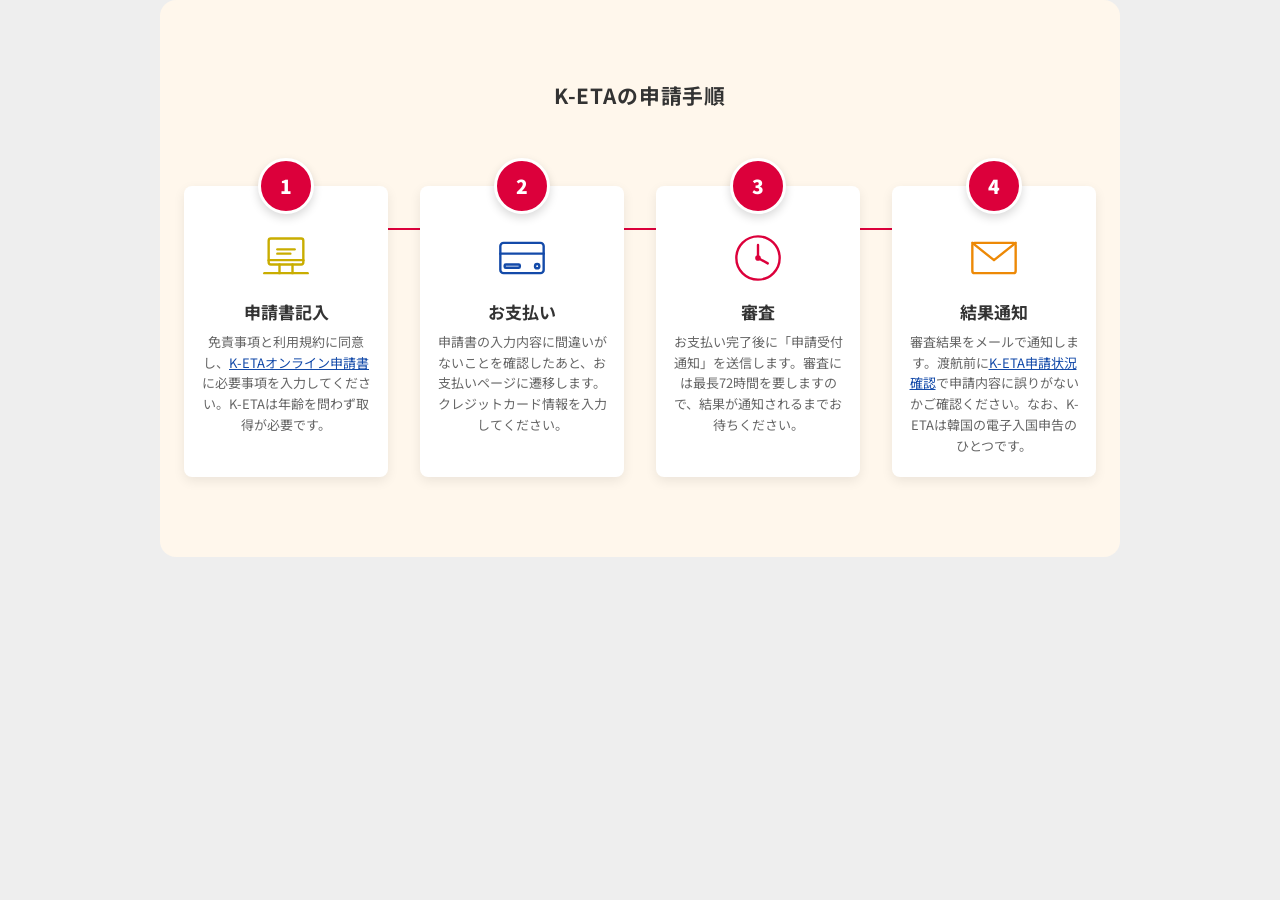
<file: steps-demo.html>
<!DOCTYPE html>
<html lang="ja">
<head>
<meta charset="UTF-8">
<meta name="viewport" content="width=device-width, initial-scale=1.0">
<title>STEP UI - ②おすすめ 修正版</title>
<link href="https://fonts.googleapis.com/css2?family=Noto+Sans+JP:wght@400;500;700;900&display=swap" rel="stylesheet">
<style>
*{box-sizing:border-box;margin:0;padding:0}
body{font-family:'Noto Sans JP',sans-serif;background:#eee;color:#333}

.section-steps{padding:80px 24px;max-width:960px;margin:0 auto;background:#fff7ec;border-radius:16px}
.section-steps h2{text-align:center;font-size:1.3rem;font-weight:700;color:#333;margin-bottom:48px;letter-spacing:.04em}

.steps-grid{display:grid;grid-template-columns:repeat(4,1fr);gap:32px;position:relative;padding-top:28px}
.steps-grid::before{content:'';position:absolute;top:70px;left:calc(12.5%);right:calc(12.5%);height:2px;background:#dc003b;z-index:0}

.step-col{
  display:flex;flex-direction:column;align-items:center;text-align:center;
  background:#fff;border-radius:8px;padding:40px 16px 20px;
  box-shadow:0 4px 12px rgba(0,0,0,.08);
  position:relative;z-index:1;
  transition:box-shadow .2s,transform .2s;transform-origin:center center;
}
.step-col:hover{box-shadow:0 6px 20px rgba(0,0,0,.12);transform:scale(1.03)}

.step-num{
  width:56px;height:56px;border-radius:50%;background:#dc003b;color:#fff;
  display:flex;align-items:center;justify-content:center;
  font-size:1.2rem;font-weight:900;
  box-shadow:0 4px 10px rgba(0,0,0,.15);border:3px solid #fff;
  position:absolute;top:-28px;left:50%;transform:translateX(-50%);z-index:10;
}

.step-icon{width:64px;height:64px;display:flex;align-items:center;justify-content:center;margin:0 0 10px}
.step-icon svg{width:52px;height:52px;fill:none;stroke-width:2.2;stroke-linecap:round;stroke-linejoin:round}

.step-title{font-size:17px;font-weight:700;color:#333;margin-bottom:8px;line-height:1.4}
.step-desc{font-size:13px;color:#666;line-height:1.6}

@media(max-width:768px){
  .section-steps{padding:48px 16px;border-radius:0}
  .steps-grid{grid-template-columns:repeat(2,1fr);gap:32px 16px}
  .steps-grid::before{display:none}
}
</style>
</head>
<body>

<div class="section-steps">
<h2>K-ETAの申請手順</h2>
<div class="steps-grid">

<div class="step-col">
  <div class="step-num">1</div>
  <div class="step-icon"><svg viewBox="0 0 48 48" stroke="#c9ad00"><rect x="8" y="6" width="32" height="24" rx="2"/><line x1="8" y1="26" x2="40" y2="26"/><path d="M4 38h40"/><line x1="18" y1="30" x2="18" y2="38"/><line x1="30" y1="30" x2="30" y2="38"/><line x1="16" y1="16" x2="32" y2="16"/><line x1="16" y1="20" x2="28" y2="20"/></svg></div>
  <div class="step-title">申請書記入</div>
  <div class="step-desc">免責事項と利用規約に同意し、<a href="https://keta-travel.com/form/entry" style="color:#134aa9;text-decoration:underline">K-ETAオンライン申請書</a>に必要事項を入力してください。K-ETAは年齢を問わず取得が必要です。</div>
</div>

<div class="step-col">
  <div class="step-num">2</div>
  <div class="step-icon"><svg viewBox="0 0 48 48" stroke="#134aa9"><rect x="4" y="10" width="40" height="28" rx="3"/><line x1="4" y1="20" x2="44" y2="20"/><rect x="8" y="30" width="14" height="3" rx="1"/><circle cx="38" cy="31.5" r="2"/></svg></div>
  <div class="step-title">お支払い</div>
  <div class="step-desc">申請書の入力内容に間違いがないことを確認したあと、お支払いページに遷移します。クレジットカード情報を入力してください。</div>
</div>

<div class="step-col">
  <div class="step-num">3</div>
  <div class="step-icon"><svg viewBox="0 0 48 48" stroke="#dc003b"><circle cx="24" cy="24" r="20"/><polyline points="24,12 24,24 33,29"/><circle cx="24" cy="24" r="1.5" fill="#dc003b"/></svg></div>
  <div class="step-title">審査</div>
  <div class="step-desc">お支払い完了後に「申請受付通知」を送信します。審査には最長72時間を要しますので、結果が通知されるまでお待ちください。</div>
</div>

<div class="step-col">
  <div class="step-num">4</div>
  <div class="step-icon"><svg viewBox="0 0 48 48" stroke="#ed8906"><path d="M6 10h36a2 2 0 0 1 2 2v24a2 2 0 0 1-2 2H6a2 2 0 0 1-2-2V12a2 2 0 0 1 2-2z"/><polyline points="4,10 24,26 44,10"/></svg></div>
  <div class="step-title">結果通知</div>
  <div class="step-desc">審査結果をメールで通知します。渡航前に<a href="https://keta-travel.com/form/status" style="color:#134aa9;text-decoration:underline">K-ETA申請状況確認</a>で申請内容に誤りがないかご確認ください。なお、K-ETAは韓国の電子入国申告のひとつです。</div>
</div>

</div>
</div>

</body>
</html>
</file>
